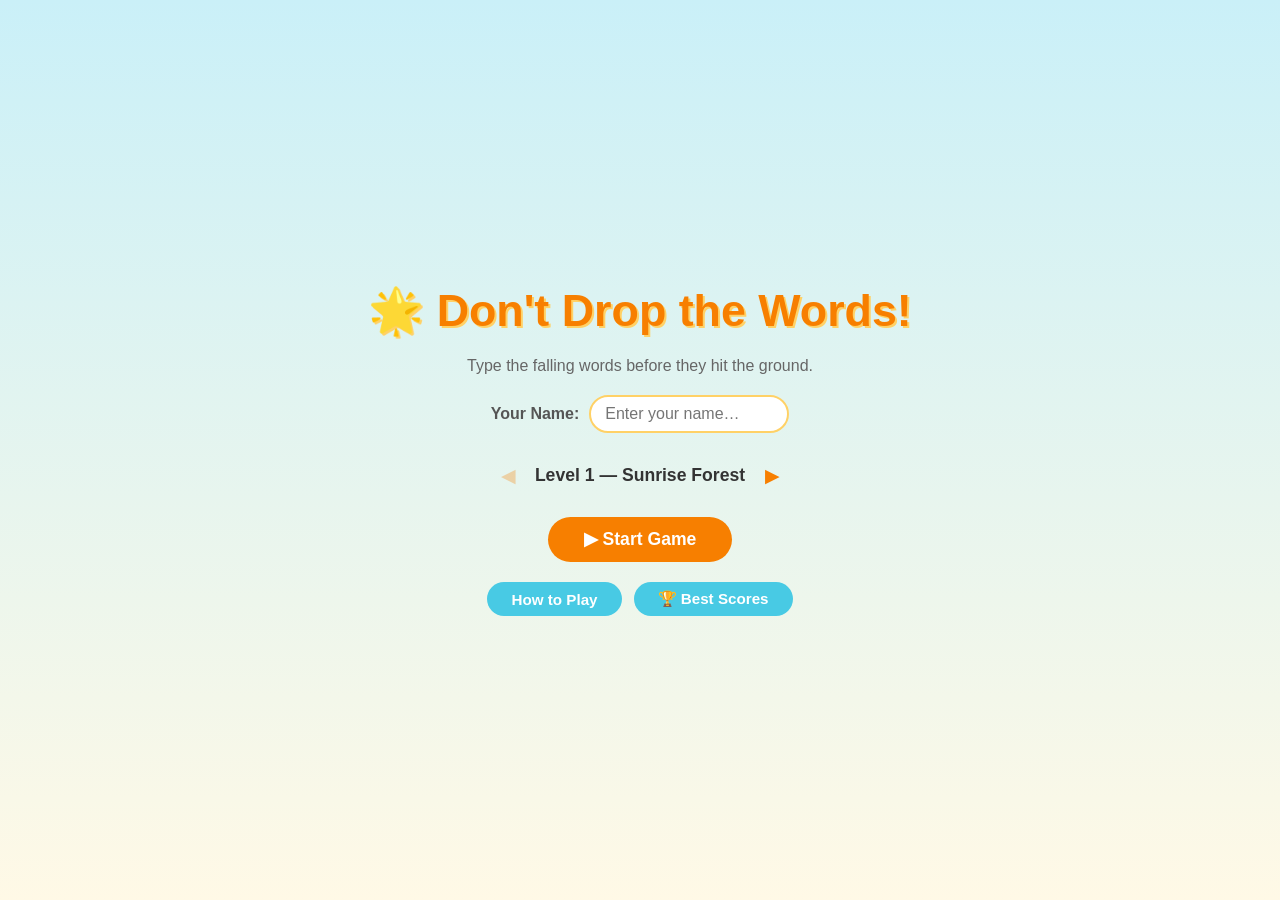
<file: index.html>
<!DOCTYPE html>
<!-- Declares this document as HTML5 -->

<html lang="en">
<!-- Root element of the page; lang="en" helps browsers and accessibility tools -->

<head>
  <meta charset="UTF-8" />
  <!-- Ensures proper text encoding (supports all characters, including emojis) -->

  <meta name="viewport" content="width=device-width, initial-scale=1.0" />
  <!-- Makes the layout responsive on different screen sizes (mobile scaling) -->

  <title>Don't Drop the Words!</title>
  <!-- Title shown in browser tab -->

  <link rel="stylesheet" href="style.css" />
  <!-- Links external CSS file for styling -->
</head>

<body>

  <!-- MENU SCREEN: Initial screen before gameplay -->
  <div id="menu">
    <h1>🌟 Don't Drop the Words!</h1>
    <p>Type the falling words before they hit the ground.</p>

    <!-- PLAYER NAME INPUT -->
    <div class="name-row">
      <label for="player-name">Your Name:</label>
      <!-- Label linked to input for accessibility -->

      <input id="player-name" type="text" maxlength="20"
      placeholder="Enter your name…" autocomplete="off" />
      <!-- Text input field with:
           maxlength = limits input length
           placeholder = hint text
           autocomplete="off" = disables browser suggestions -->
    </div>

    <!-- LEVEL SELECTOR -->
    <div class="level-row">
      <button id="lv-down">◀</button>
      <!-- Decreases level -->

      <div class="level-label-box">
        <span id="lv-display">Level 1 — Easy</span>
        <!-- Displays current level and difficulty -->
      </div>

      <button id="lv-up">▶</button>
      <!-- Increases level -->
    </div>

    <!-- START BUTTON -->
    <button class="btn" id="btn-start">▶ Start Game</button>

    <!-- MENU FOOTER BUTTONS -->
    <div class="menu-bottom-btns">
      <button class="btn btn-sm" id="btn-how">How to Play</button>
      <!-- Opens instructions modal -->

      <button class="btn btn-sm" id="btn-scores">🏆 Best Scores</button>
      <!-- Opens leaderboard modal -->
    </div>
  </div>

  <!-- BEST SCORES MODAL (hidden overlay) -->
  <div class="overlay" id="modal-scores">
    <!-- overlay = full-screen darkened background -->

    <div class="modal">
      <!-- modal = centered popup box -->

      <button class="modal-close" id="close-scores">✕</button>
      <!-- Close button -->

      <h2>🏆 Best Scores</h2>

      <div id="scores-list"></div>
      <!-- Scores dynamically inserted here via JavaScript -->

      <button class="btn btn-sm" id="btn-clear-scores" style="margin-top:16px;">
        Clear Scores
      </button>
      <!-- Clears localStorage scores -->
    </div>
  </div>

  <!-- HOW TO PLAY MODAL -->
  <div class="overlay" id="modal-how">
  <div class="modal">

    <button class="modal-close" id="close-how">✕</button>

    <h2>How to Play 🎮</h2>

    <ul>
      <li>Words fall from the sky.</li>
      <li>Type a word and press <strong>Enter</strong> or <strong>Space</strong> to destroy it.</li>
      <li>You have <strong>3 lives ❤️</strong>. Lose one when a word hits the ground.</li>
      <li>Longer words give more <strong>XP</strong>! ⚡</li>
      <li>Earn an additional 200 XP per level to <strong>level up</strong> — words get faster! 🚀</li>
      <li>Red glow means a word is about to fall! ⚠️</li>
      <li>✨ <strong>Powerup bubbles</strong> appear during the game — type them for special effects:</li>
      <li>&nbsp;&nbsp;💛 <strong>Extra life</strong> — type words like <em>life, heart, revive</em> for +1 life (up to 5)</li>
      <li>&nbsp;&nbsp;🧹 <strong>Clear</strong> — type words like <em>clear, purge, obliterate</em> to wipe all words</li>
      <li>&nbsp;&nbsp;🐢 <strong>Slow time</strong> — type words like <em>slow, freeze, stasis</em> to slow falling words</li>
      <li>&nbsp;&nbsp;⏳ <strong>Slow spawn</strong> — type words like <em>reduce, limit, suppress</em> to slow new words appearing</li>
    </ul>

  </div>
</div>

  <!-- GAME SCREEN (hidden until Start is pressed) -->
  <div id="game">

    <!-- HUD (Heads-Up Display) -->
    <div id="hud">
      <div id="hud-lives">❤️❤️❤️</div>
      <!-- Displays remaining lives -->

      <div id="hud-level">Level 1</div>
      <!-- Displays current level -->

      <div id="hud-xp">0 xp</div>
      <!-- Displays current XP -->

      <button class="hud-btn" id="btn-pause">⏸ Pause</button>
      <!-- Pauses the game -->

      <button class="hud-btn" id="btn-quit">✕ Quit</button>
      <!-- Returns to menu -->
    </div>

    <!-- MAIN GAME AREA -->
    <div id="arena">
      <!-- This is where words fall -->

      <!-- PAUSE OVERLAY -->
      <div id="pause-screen">
        <!-- Covers arena when paused -->

        <div class="pause-box">
          <div style="font-size:2rem;">⏸ Paused</div>
          <button class="btn" id="btn-resume">▶ Resume</button>
          <!-- Resumes gameplay -->
        </div>
      </div>

      <!-- LEVEL UP BANNER -->
      <div id="levelup-banner">
        <div>⬆️ Level Up!</div>
        <!-- Shown briefly when leveling up -->
      </div>

      <!-- GAME OVER SCREEN -->
      <div id="gameover">
        <div class="go-box">
          <h2>Game Over!</h2>

          <p id="final-score">You scored 0 xp</p>
          <!-- Final XP inserted dynamically -->

          <div class="go-btns">
            <button class="btn btn-sm" id="btn-retry">Retry</button>
            <!-- Restart game -->

            <button class="btn btn-sm" id="btn-menu">Menu</button>
            <!-- Return to main menu -->
          </div>
        </div>
      </div>

      <!-- SCREEN FLASH EFFECT -->
      <div id="flash"></div>
      <!-- Used for red flash when losing a life -->

	  <!-- GROUND STRIP -->
      <div id="ground"></div>
	  
      <!-- INPUT AREA -->
      <div id="input-area">
        <input id="word-input" type="text"
        autocomplete="off" spellcheck="false"
        placeholder="type a word…" />
        <!-- Main typing input:
             spellcheck off = prevents red underline
             always focused during gameplay -->
      </div>
    </div>
  </div>

  <!-- JAVASCRIPT FILE -->
  <script src="game.js"></script>
  <!-- Handles all game logic -->

</body>
</html>
</file>
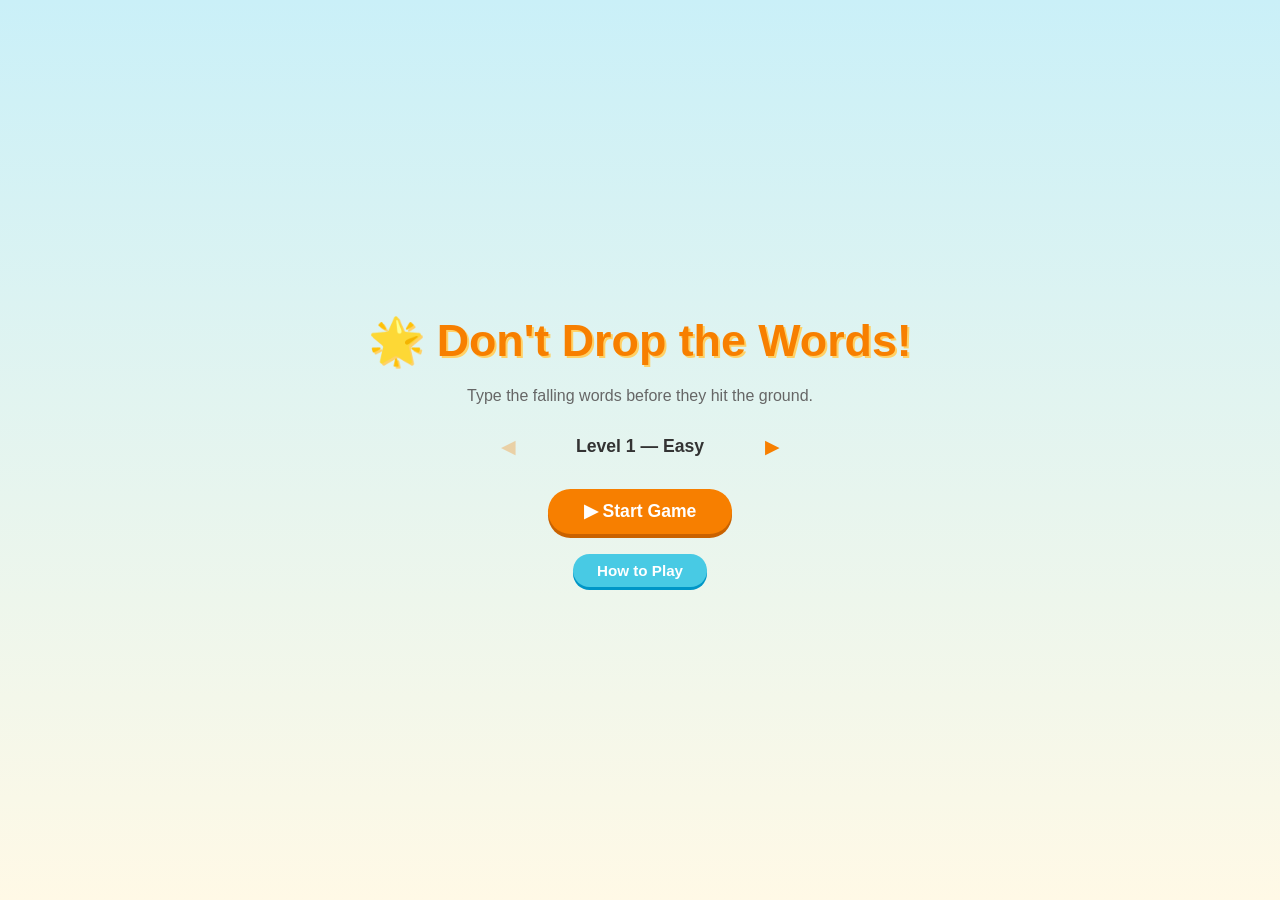
<file: Jay'sfirstwork/index.html>
<!DOCTYPE html>
<html lang="en">
<head>
  <meta charset="UTF-8" />
  <meta name="viewport" content="width=device-width, initial-scale=1.0" />
  <title>Don't Drop the Words!</title>
  <link rel="stylesheet" href="style.css" />
</head>
<body>

  <!-- MENU -->
  <div id="menu">
    <h1>🌟 Don't Drop the Words!</h1>
    <p>Type the falling words before they hit the ground.</p>

    <div class="level-row">
      <button id="lv-down">◀</button>
      <div class="level-label-box">
        <span id="lv-display">Level 1 — Easy</span>
      </div>
      <button id="lv-up">▶</button>
    </div>

    <button class="btn" id="btn-start">▶ Start Game</button>
    <button class="btn btn-sm" id="btn-how">How to Play</button>
  </div>

  <!-- HOW TO PLAY MODAL -->
  <div class="overlay" id="modal-how">
    <div class="modal">
      <button class="modal-close" id="close-how">✕</button>
      <h2>How to Play 🎮</h2>
      <ul>
        <li>Words fall from the sky.</li>
        <li>Type a word and press <strong>Enter</strong> or <strong>Space</strong> to destroy it.</li>
        <li>You have <strong>3 lives ❤️</strong>. Lose one when a word hits the ground.</li>
        <li>Type words early for a bigger <strong>XP bonus</strong>! ⚡</li>
        <li>Earn XP to <strong>level up</strong> — words get faster! 🚀</li>
        <li>Red glow means a word is about to fall! ⚠️</li>
      </ul>
    </div>
  </div>

  <!-- GAME -->
  <div id="game">
    <div id="hud">
      <div id="hud-lives">❤️❤️❤️</div>
      <div id="hud-level">Level 1</div>
      <div id="hud-xp">0 xp</div>
    </div>

    <div id="arena">
      <div id="levelup-banner"><div>⬆️ Level Up!</div></div>

      <div id="gameover">
        <div class="go-box">
          <h2>Game Over!</h2>
          <p id="final-score">You scored 0 xp</p>
          <div class="go-btns">
            <button class="btn btn-sm" id="btn-retry">Retry</button>
            <button class="btn btn-sm" id="btn-menu">Menu</button>
          </div>
        </div>
      </div>

      <div id="flash"></div>

      <div id="input-area">
        <input id="word-input" type="text" autocomplete="off" spellcheck="false" placeholder="type a word…" />
      </div>
    </div>
  </div>

  <script src="game.js"></script>
</body>
</html>
</file>
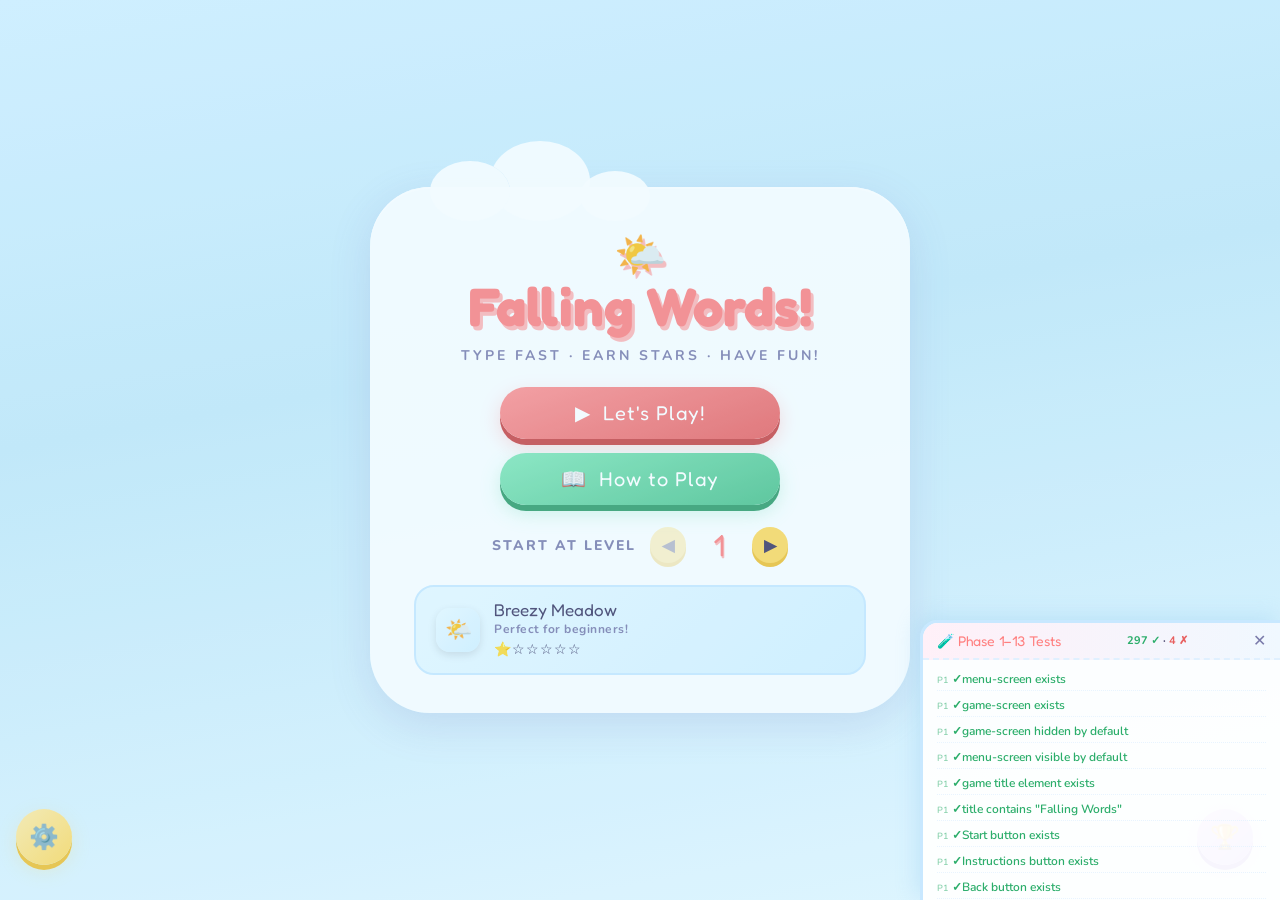
<file: noahadvancedwork/index.html>
<!DOCTYPE html>
<html lang="en">
<head>
  <meta charset="UTF-8"/>
  <meta name="viewport" content="width=device-width, initial-scale=1.0"/>
  <title>Falling Words 🌈</title>
  <link rel="preconnect" href="https://fonts.googleapis.com">
  <link href="https://fonts.googleapis.com/css2?family=Fredoka+One&family=Nunito:wght@400;600;700;800&display=swap" rel="stylesheet">
  <style>
    :root {
      --sky:        #c9eeff;
      --white:      #ffffff;
      --coral:      #ff7f7f;
      --coral-dark: #e86060;
      --mint:       #6ddba8;
      --mint-dark:  #4bbf8a;
      --sun:        #ffd85c;
      --sun-dark:   #f0be30;
      --lilac:      #c9aaff;
      --lilac-dark: #a980f5;
      --text:       #3a3560;
      --text-soft:  #7a7aaa;
      --white-card: #ffffffee;
      --shadow:     rgba(100,100,180,0.18);
      --font-title: 'Fredoka One', cursive;
      --font-body:  'Nunito', sans-serif;
    }

    *, *::before, *::after { box-sizing: border-box; margin: 0; padding: 0; }
    html, body {
      width: 100%; height: 100%;
      font-family: var(--font-body);
      color: var(--text);
      overflow: hidden;
    }

    /* Floating bg decorations */
    .bg-deco {
      position: fixed; pointer-events: none; z-index: 0;
      font-size: 22px; user-select: none;
      animation: floatDrift linear infinite;
    }
    @keyframes floatDrift {
      0%,100% { transform: translateY(0)    rotate(0deg);  opacity:.55; }
      50%     { transform: translateY(-18px) rotate(12deg); opacity:.85; }
    }

    .screen {
      position: fixed; inset: 0;
      display: flex; flex-direction: column;
      align-items: center; justify-content: center;
    }
    .screen.hidden { display: none; }

    /* ── MENU ─────────────────────────────────────── */
    #menu-screen {
      background: linear-gradient(170deg, #d4f0ff 0%, #c3e8f8 40%, #e8f8ff 100%);
    }

    .menu-cloud {
      position: relative; z-index: 1;
      background: var(--white-card);
      border-radius: 60px;
      width: min(540px, 92vw);
      padding: 44px 44px 38px;
      display: flex; flex-direction: column; align-items: center; gap: 22px;
      box-shadow: 0 12px 40px var(--shadow), 0 2px 0 #fff inset;
    }
    .menu-cloud::before {
      content:''; position:absolute; top:-26px; left:60px;
      width:80px; height:60px;
      background: var(--white-card); border-radius:50%;
      box-shadow: 70px -10px 0 10px var(--white-card), 145px 5px 0 -5px var(--white-card);
    }

    .game-title {
      font-family: var(--font-title);
      font-size: clamp(34px, 7vw, 54px);
      color: var(--coral);
      text-align: center; line-height: 1.1;
      filter: drop-shadow(3px 4px 0 #ffb3b3);
      animation: titleBounce 2.4s ease-in-out infinite;
    }
    @keyframes titleBounce {
      0%,100%{ transform:translateY(0);    }
      40%    { transform:translateY(-7px); }
      60%    { transform:translateY(-3px); }
    }
    .title-emoji {
      display:block; font-size: clamp(28px,5vw,42px); filter:none;
      animation: spinWiggle 3s ease-in-out infinite;
    }
    @keyframes spinWiggle {
      0%,100%{ transform:rotate(-8deg) scale(1);    }
      50%    { transform:rotate(8deg)  scale(1.15); }
    }
    .title-tagline {
      font-size:14px; font-weight:700; color:var(--text-soft);
      letter-spacing:3px; text-transform:uppercase; margin-top:-12px;
    }

    .menu-btn {
      font-family: var(--font-title); font-size:20px;
      letter-spacing:1px; padding:14px 0;
      width:100%; max-width:280px;
      border:none; border-radius:50px;
      cursor:pointer;
      transition: transform .12s, box-shadow .12s, filter .12s;
    }
    .menu-btn:focus-visible { outline:4px solid var(--sun); outline-offset:3px; }
    .menu-btn:active { transform:translateY(3px) scale(0.97)!important; box-shadow:none!important; }

    #btn-start {
      background: linear-gradient(160deg,#ff9090,var(--coral-dark));
      color:#fff; box-shadow:0 6px 0 #c94040, 0 8px 20px #ff7f7f55;
    }
    #btn-start:hover {
      transform:translateY(-3px) scale(1.03);
      box-shadow:0 9px 0 #c94040, 0 12px 28px #ff7f7f66; filter:brightness(1.07);
    }
    #btn-instructions {
      background: linear-gradient(160deg,#82e6b8,var(--mint-dark));
      color:#fff; box-shadow:0 6px 0 #2e9967, 0 8px 20px #6ddba855;
    }
    #btn-instructions:hover {
      transform:translateY(-3px) scale(1.03);
      box-shadow:0 9px 0 #2e9967, 0 12px 28px #6ddba866; filter:brightness(1.07);
    }

    .level-row { display:flex; align-items:center; gap:14px; }
    .level-lbl { font-size:14px; font-weight:800; color:var(--text-soft); letter-spacing:2px; text-transform:uppercase; }
    .level-arrow {
      width:36px; height:36px;
      background:var(--sun); border:none; border-radius:50%;
      font-size:16px; font-weight:800; color:var(--text);
      cursor:pointer; box-shadow:0 4px 0 var(--sun-dark);
      transition: transform .1s, box-shadow .1s;
      display:flex; align-items:center; justify-content:center;
    }
    .level-arrow:hover  { transform:translateY(-2px); box-shadow:0 6px 0 var(--sun-dark); }
    .level-arrow:active { transform:translateY(2px);  box-shadow:0 2px 0 var(--sun-dark); }
    .level-arrow:disabled { opacity:.35; cursor:default; transform:none; }
    .level-arrow:focus-visible { outline:3px solid var(--coral); outline-offset:2px; }
    #level-display {
      font-family:var(--font-title); font-size:30px; color:var(--coral);
      min-width:38px; text-align:center; filter:drop-shadow(1px 2px 0 #ffb3b3);
    }

    /* ── PHASE 2: Entrance animations ────────────────
       Each menu child animates in with a staggered delay.
       .menu-ready is added to .menu-cloud by JS on load.   */
    .menu-cloud > * {
      opacity: 0;
      transform: translateY(24px);
      transition: opacity .45s ease, transform .45s cubic-bezier(.34,1.38,.64,1);
    }
    .menu-cloud.menu-ready > *:nth-child(1) { transition-delay: .05s; }
    .menu-cloud.menu-ready > *:nth-child(2) { transition-delay: .15s; }
    .menu-cloud.menu-ready > *:nth-child(3) { transition-delay: .27s; }
    .menu-cloud.menu-ready > *:nth-child(4) { transition-delay: .38s; }
    .menu-cloud.menu-ready > *:nth-child(5) { transition-delay: .48s; }
    .menu-cloud.menu-ready > * {
      opacity: 1;
      transform: translateY(0);
    }

    /* ── PHASE 2: Level number pop on change ─────── */
    @keyframes levelPop {
      0%   { transform: scale(1);    }
      40%  { transform: scale(1.45) rotate(-6deg); }
      70%  { transform: scale(0.92) rotate(3deg);  }
      100% { transform: scale(1);    }
    }
    #level-display.popping { animation: levelPop .35s cubic-bezier(.34,1.56,.64,1); }

    /* ── PHASE 2: Level info card ─────────────────── */
    #level-info-card {
      width: 100%;
      background: linear-gradient(135deg, var(--level-color-a, #e8f8ff), var(--level-color-b, #d4f0ff));
      border-radius: 20px;
      padding: 14px 20px;
      display: flex; align-items: center; gap: 14px;
      transition: background .4s ease;
      border: 2px solid var(--level-border, #c8e8ff);
    }
    .level-swatch {
      width: 44px; height: 44px; border-radius: 14px; flex-shrink: 0;
      background: linear-gradient(135deg, var(--level-color-a, #b8e4ff), var(--level-color-b, #c3e8f8));
      box-shadow: 0 3px 8px rgba(0,0,0,.12);
      display: flex; align-items: center; justify-content: center;
      font-size: 22px;
      transition: background .4s ease;
    }
    .level-info-text { display: flex; flex-direction: column; gap: 3px; flex: 1; }
    .level-name {
      font-family: var(--font-title); font-size: 17px;
      color: var(--text); line-height: 1;
    }
    .level-desc {
      font-size: 12px; font-weight: 700;
      color: var(--text-soft); letter-spacing: .5px;
    }
    .level-stars { font-size: 14px; letter-spacing: 1px; }

    /* ── PHASE 2: Background tint overlay ────────── */
    #menu-bg-tint {
      position: fixed; inset: 0; pointer-events: none; z-index: 0;
      background: var(--tint-color, transparent);
      transition: background .6s ease;
    }

    /* ── PHASE 2: Corner icons with labels ───────── */
    .corner-wrap {
      position: fixed; bottom: 16px;
      display: flex; flex-direction: column; align-items: center; gap: 5px;
      z-index: 2;
    }
    #wrap-settings { left: 16px; }
    #wrap-scores   { right: 16px; }

    .corner-icon {
      width:56px; height:56px;
      border:none; border-radius:50%; font-size:24px;
      cursor:pointer; transition: transform .12s, box-shadow .12s;
      display:flex; align-items:center; justify-content:center;
    }
    .corner-icon:focus-visible { outline:3px solid var(--coral); outline-offset:3px; }
    .corner-icon:hover  { transform:scale(1.15) rotate(-8deg); }
    .corner-icon:active { transform:scale(0.92); }
    #icon-settings {
      background:linear-gradient(135deg,#ffeaa7,var(--sun));
      box-shadow:0 5px 0 var(--sun-dark), 0 6px 18px #ffd85c44;
    }
    #icon-scores {
      background:linear-gradient(135deg,#d6b3ff,var(--lilac-dark));
      box-shadow:0 5px 0 #8050d0, 0 6px 18px #c9aaff44;
    }
    .corner-label {
      font-size: 10px; font-weight: 800;
      color: var(--text-soft); letter-spacing: 1px;
      text-transform: uppercase;
      opacity: 0; transform: translateY(-4px);
      transition: opacity .15s, transform .15s;
      white-space: nowrap;
      pointer-events: none;
    }
    .corner-wrap:hover .corner-label {
      opacity: 1; transform: translateY(0);
    }

    /* ── PHASE 4: GAME SCREEN ─────────────────────────
       The screen itself is a flex column that fills the
       viewport. game-area takes all remaining height.       */
    #game-screen {
      justify-content: flex-start;
      align-items: stretch;
      /* Phase 8: background swaps smoothly between levels */
      transition: background 1.5s ease;
      background: linear-gradient(180deg, #b8e4ff 0%, #cceeff 55%, #d8f5c8 100%);
    }

    /* ── PHASE 11: PER-LEVEL BACKGROUND THEMES ────────
       Applied via data-level attribute on #game-screen.
       Each level has its own sky-to-ground gradient with thematic styling.
       
       Level 1: Daytime forest — blue sky, green trees
       Level 2: Sunset forest — orange and pink sky
       Level 3: Night forest — dark sky, stars, moon
       Level 4: Snowy landscape — white ground, grey sky
       Level 5: Desert — sandy dunes, hot orange sky
       Level 6: Space — black sky, stars, nebula colors      */
    
    #game-screen {
      transition: background 1.5s ease;
    }
    
    #game-screen[data-level="1"] {
      background: linear-gradient(180deg, #b8e4ff 0%, #cceeff 55%, #d8f5c8 100%);
    }
    #game-screen[data-level="2"] {
      background: linear-gradient(180deg, #ffe8b0 0%, #ffb870 45%, #d8e8a0 100%);
    }
    #game-screen[data-level="3"] {
      background: linear-gradient(180deg, #7060a8 0%, #4a3880 45%, #2e5048 100%);
    }
    #game-screen[data-level="4"] {
      background: linear-gradient(180deg, #1a2050 0%, #2a3070 45%, #d8eeff 100%);
    }
    #game-screen[data-level="5"] {
      background: linear-gradient(180deg, #d0b880 0%, #e8c870 45%, #e8e0d0 100%);
    }
    #game-screen[data-level="6"] {
      background: linear-gradient(180deg, #080820 0%, #100830 50%, #180a40 100%);
    }

    /* Per-level game-area sky */
    #game-screen[data-level="1"] #game-area {
      background: linear-gradient(180deg, #a8d8f8 0%, #c2e8f8 40%, #d8f0ff 70%, #e8f8e0 100%);
    }
    #game-screen[data-level="2"] #game-area {
      background: linear-gradient(180deg, #ff9040 0%, #ffb860 35%, #ffd890 65%, #e8e0a0 100%);
    }
    #game-screen[data-level="3"] #game-area {
      background: linear-gradient(180deg, #4a3878 0%, #604890 40%, #403860 70%, #304838 100%);
    }
    #game-screen[data-level="4"] #game-area {
      background: linear-gradient(180deg, #101840 0%, #182060 40%, #202870 70%, #c8e0ff 100%);
    }
    #game-screen[data-level="5"] #game-area {
      background: linear-gradient(180deg, #c8a860 0%, #e0c070 35%, #f0d898 65%, #f8eed8 100%);
    }
    #game-screen[data-level="6"] #game-area {
      background: linear-gradient(180deg, #040414 0%, #080820 40%, #0c0c28 70%, #101030 100%);
    }

    /* Per-level ground color */
    #game-screen[data-level="1"] #game-ground { background: linear-gradient(180deg,#a8d878 0%,#88c050 100%); box-shadow: 0 -3px 0 #c8e890; }
    #game-screen[data-level="2"] #game-ground { background: linear-gradient(180deg,#c8b040 0%,#a89028 100%); box-shadow: 0 -3px 0 #e8c860; }
    #game-screen[data-level="3"] #game-ground { background: linear-gradient(180deg,#304838 0%,#203028 100%); box-shadow: 0 -3px 0 #406048; }
    #game-screen[data-level="4"] #game-ground { background: linear-gradient(180deg,#d8eeff 0%,#a8c8f0 100%); box-shadow: 0 -3px 0 #e8f4ff; }
    #game-screen[data-level="5"] #game-ground { background: linear-gradient(180deg,#d8c090 0%,#b8a060 100%); box-shadow: 0 -3px 0 #e8d0a0; }
    #game-screen[data-level="6"] #game-ground { background: linear-gradient(180deg,#181830 0%,#101020 100%); box-shadow: 0 -3px 0 #201828; }

    /* Level 6 stars (pseudo sparkle overlay in the sky area) */
    #game-screen[data-level="6"] #game-area::before {
      background:
        radial-gradient(circle 1.5px at 12% 18%, #fff 100%, transparent 100%),
        radial-gradient(circle 1px  at 25% 8%,  #fff 100%, transparent 100%),
        radial-gradient(circle 2px  at 38% 22%, #ffffffcc 100%, transparent 100%),
        radial-gradient(circle 1px  at 52% 5%,  #fff 100%, transparent 100%),
        radial-gradient(circle 1.5px at 65% 15%, #fff 100%, transparent 100%),
        radial-gradient(circle 1px  at 78% 28%, #ffffffcc 100%, transparent 100%),
        radial-gradient(circle 2px  at 88% 10%, #fff 100%, transparent 100%),
        radial-gradient(circle 1px  at 95% 32%, #fff 100%, transparent 100%),
        radial-gradient(circle 1px  at 6%  42%, #ffffffaa 100%, transparent 100%),
        radial-gradient(circle 1.5px at 45% 35%, #fff 100%, transparent 100%);
      animation: none; /* no drift for stars */
      width: 100%; height: 50%; top: 0; left: 0;
    }
    #game-screen[data-level="6"] #game-area::after { opacity: 0; }

    /* ── PHASE 11: DARK-LEVEL TEXT ADJUSTMENTS ────────
       Adjust HUD and text colors for readability on dark backgrounds
       (Levels 3, 4, 6) */
    
    /* Level 3 (Night Forest) — lighter text for dark background */
    #game-screen[data-level="3"] #hud {
      background: rgba(50, 40, 70, 0.95);
      border-top-color: #7080b8;
      box-shadow: 0 -6px 24px rgba(0, 0, 0, 0.4);
    }
    #game-screen[data-level="3"] #hud-level-num {
      color: #ffd08a;
    }
    #game-screen[data-level="3"] #hud-level-name {
      color: #c8b8e0;
    }
    #game-screen[data-level="3"] #word-input {
      background: rgba(200, 180, 230, 0.3);
      border-color: #8878c8;
      color: #f0e8ff;
    }
    #game-screen[data-level="3"] #word-input:focus {
      background: rgba(200, 180, 230, 0.5);
      border-color: #ffd08a;
    }
    #game-screen[data-level="3"] #word-input::placeholder {
      color: #9888b8;
    }
    #game-screen[data-level="3"] #xp-display {
      color: #90ffcc;
    }
    #game-screen[data-level="3"] #xp-bar-wrap {
      background: rgba(100, 80, 140, 0.4);
    }
    
    /* Level 4 (Snowy Landscape) — dark text on light background */
    #game-screen[data-level="4"] #hud {
      background: rgba(220, 235, 255, 0.98);
      border-top-color: #a8c8e8;
      box-shadow: 0 -6px 24px rgba(0, 0, 0, 0.15);
    }
    #game-screen[data-level="4"] #hud-level-num {
      color: #0a3a80;
    }
    #game-screen[data-level="4"] #hud-level-name {
      color: #2a5a9a;
    }
    #game-screen[data-level="4"] #word-input {
      background: rgba(200, 220, 240, 0.8);
      border-color: #6aa0d8;
      color: #0a2a60;
    }
    #game-screen[data-level="4"] #word-input:focus {
      background: rgba(230, 240, 255, 0.95);
      border-color: #0a3a80;
    }
    #game-screen[data-level="4"] #word-input::placeholder {
      color: #4a7ab0;
    }
    #game-screen[data-level="4"] #xp-display {
      color: #2a6a9a;
    }
    #game-screen[data-level="4"] #xp-bar-wrap {
      background: rgba(150, 190, 230, 0.3);
    }
    
    /* Level 6 (Space) — bright text on dark background */
    #game-screen[data-level="6"] #hud {
      background: rgba(20, 15, 50, 0.96);
      border-top-color: #5050a0;
      box-shadow: 0 -6px 24px rgba(0, 0, 0, 0.6);
    }
    #game-screen[data-level="6"] #hud-level-num {
      color: #ffaa60;
    }
    #game-screen[data-level="6"] #hud-level-name {
      color: #d0a0ff;
    }
    #game-screen[data-level="6"] #word-input {
      background: rgba(100, 80, 160, 0.4);
      border-color: #7060c0;
      color: #f0e8ff;
    }
    #game-screen[data-level="6"] #word-input:focus {
      background: rgba(120, 100, 180, 0.6);
      border-color: #ffaa60;
    }
    #game-screen[data-level="6"] #word-input::placeholder {
      color: #9080c8;
    }
    #game-screen[data-level="6"] #xp-display {
      color: #80ffcc;
    }
    #game-screen[data-level="6"] #xp-bar-wrap {
      background: rgba(80, 60, 140, 0.4);
    }

    /* Dark-level falling word style adjustments */
    #game-screen[data-level="3"] .falling-word,
    #game-screen[data-level="4"] .falling-word,
    #game-screen[data-level="6"] .falling-word {
      background: rgba(255,255,255,.12);
      border-color: rgba(255,255,255,.30);
      color: #e8e8ff;
      box-shadow: 0 4px 16px rgba(0,0,0,.40), 0 1px 0 rgba(255,255,255,.15) inset;
    }
    #game-screen[data-level="3"] .falling-word.near-danger,
    #game-screen[data-level="4"] .falling-word.near-danger,
    #game-screen[data-level="6"] .falling-word.near-danger {
      border-color: #ff7060;
      color: #ffb0a0;
    }

    /* ── PHASE 8: LEVEL-UP BANNER ─────────────────────
       Positioned over the game area; does NOT block play. */
    #levelup-banner {
      position: absolute;
      inset: 0; z-index: 25;
      display: flex; flex-direction: column;
      align-items: center; justify-content: center;
      pointer-events: none;
      gap: 10px;
    }
    #levelup-banner.hidden { display: none; }

    .levelup-bubble {
      background: linear-gradient(135deg, #fff8e8, #fffbe8);
      border: 3px solid var(--sun);
      border-radius: 32px;
      padding: 20px 44px;
      display: flex; flex-direction: column; align-items: center; gap: 6px;
      box-shadow: 0 12px 40px rgba(220,160,0,.30), 0 2px 0 #fff inset;
      animation: bannerIn .45s cubic-bezier(.34,1.56,.64,1) forwards;
    }
    @keyframes bannerIn {
      from { transform: scale(.5) translateY(-30px); opacity: 0; }
      to   { transform: scale(1)  translateY(0);     opacity: 1; }
    }
    .levelup-bubble.out {
      animation: bannerOut .4s ease forwards;
    }
    @keyframes bannerOut {
      from { transform: scale(1)    translateY(0);    opacity: 1; }
      to   { transform: scale(1.12) translateY(-20px); opacity: 0; }
    }

    .levelup-emoji  {
      font-size: 44px;
      animation: bannerSpin .6s cubic-bezier(.34,1.56,.64,1);
    }
    @keyframes bannerSpin {
      from { transform: rotate(-25deg) scale(.6); }
      to   { transform: rotate(5deg)   scale(1);  }
    }
    .levelup-title {
      font-family: var(--font-title); font-size: clamp(26px,5vw,38px);
      color: var(--sun-dark); line-height: 1;
      filter: drop-shadow(2px 3px 0 #d4a800);
    }
    .levelup-name {
      font-family: var(--font-title); font-size: clamp(14px,2.5vw,18px);
      color: var(--text-soft); letter-spacing: 1px;
    }
    .levelup-stars { font-size: 18px; letter-spacing: 3px; }

    /* ── PHASE 4: GAME AREA ──────────────────────────
       Fills all space above the HUD. Per-level backgrounds
       are applied via #game-screen[data-level] above.      */
    #game-area {
      position: relative;
      width: 100%;
      flex: 1;
      overflow: hidden;
      /* Default (Level 1) sky — overridden by data-level selectors */
      background: linear-gradient(180deg, #a8d8f8 0%, #c2e8f8 40%, #d8f0ff 70%, #e8f8e0 100%);
      transition: background 1.5s ease;
    }
    #game-area::before {
      content: '';
      position: absolute;
      top: 8%; left: -20%;
      width: 140%; height: 30%;
      background:
        radial-gradient(ellipse 120px 50px at 15% 40%, #ffffffcc 0%, transparent 70%),
        radial-gradient(ellipse 90px 40px  at 38% 25%, #ffffff99 0%, transparent 70%),
        radial-gradient(ellipse 150px 55px at 62% 55%, #ffffffbb 0%, transparent 70%),
        radial-gradient(ellipse 80px 35px  at 82% 35%, #ffffff88 0%, transparent 70%);
      animation: cloudDrift1 28s linear infinite;
      pointer-events: none; z-index: 1;
    }
    @keyframes cloudDrift1 {
      from { transform: translateX(0);   }
      to   { transform: translateX(18%); }
    }

    /* Drifting cloud layer 2 (slower, higher) */
    #game-area::after {
      content: '';
      position: absolute;
      top: 2%; left: -30%;
      width: 160%; height: 20%;
      background:
        radial-gradient(ellipse 100px 40px at 22% 50%, #ffffff88 0%, transparent 70%),
        radial-gradient(ellipse 130px 45px at 55% 30%, #ffffffaa 0%, transparent 70%),
        radial-gradient(ellipse 70px 30px  at 78% 60%, #ffffff77 0%, transparent 70%);
      animation: cloudDrift2 40s linear infinite;
      pointer-events: none; z-index: 1;
    }
    @keyframes cloudDrift2 {
      from { transform: translateX(0);    }
      to   { transform: translateX(-15%); }
    }

    /* Ground strip at bottom */
    #game-ground {
      position: absolute;
      bottom: 0; left: 0; right: 0;
      height: 52px;
      background: linear-gradient(180deg, #a8d878 0%, #88c050 100%);
      z-index: 3;
      box-shadow: 0 -3px 0 #c8e890;
    }
    /* Ground highlight stripe */
    #game-ground::before {
      content: '';
      position: absolute;
      top: 0; left: 0; right: 0;
      height: 8px;
      background: linear-gradient(90deg,
        transparent 0%, #b8e878 20%, transparent 40%,
        #b8e878 60%, transparent 80%, #b8e878 100%
      );
      opacity: .6;
    }

    /* Tree silhouettes on ground */
    #game-trees {
      position: absolute;
      bottom: 48px; left: 0; right: 0;
      height: 80px;
      z-index: 3;
      pointer-events: none;
    }
    .game-tree {
      position: absolute;
      bottom: 0;
      display: flex;
      flex-direction: column;
      align-items: center;
    }
    .game-tree .trunk {
      width: 9px;
      background: linear-gradient(180deg, #8b5e3c, #6b3e1c);
      border-radius: 3px 3px 0 0;
    }
    .game-tree .canopy {
      border-radius: 50% 50% 40% 40%;
      box-shadow: 0 4px 0 rgba(0,0,0,.08);
    }
    /* tree size variants */
    .game-tree.sm .trunk  { height: 18px; }
    .game-tree.sm .canopy { width: 38px; height: 46px; margin-bottom: -4px; }
    .game-tree.md .trunk  { height: 24px; }
    .game-tree.md .canopy { width: 52px; height: 62px; margin-bottom: -6px; }
    .game-tree.lg .trunk  { height: 30px; }
    .game-tree.lg .canopy { width: 66px; height: 76px; margin-bottom: -8px; }

    /* ── PHASE 4: DANGER ZONE ────────────────────────
       Bottom 22% of game area (above ground) glows red
       when words enter it. Pulsing dashed border at top.  */
    #danger-zone {
      position: absolute;
      bottom: 52px; left: 0; right: 0;
      height: 22%;
      z-index: 2;
      pointer-events: none;
      /* default: subtle warm tint */
      background: linear-gradient(180deg, transparent 0%, rgba(255,120,80,.06) 100%);
      border-top: 2px dashed rgba(255,120,80,.20);
      transition: background .3s, border-color .3s;
    }
    #danger-zone.active {
      background: linear-gradient(180deg, transparent 0%, rgba(255,80,60,.16) 100%);
      border-color: rgba(255,80,60,.55);
      animation: dangerPulse 1s ease-in-out infinite;
    }
    @keyframes dangerPulse {
      0%,100% { border-color: rgba(255,80,60,.35); }
      50%     { border-color: rgba(255,80,60,.80); }
    }
    #danger-label {
      position: absolute;
      top: 4px; right: 8px;
      font-family: var(--font-title);
      font-size: 10px; letter-spacing: 2px;
      color: rgba(220,80,60,.50);
      text-transform: uppercase;
      transition: color .3s;
    }
    #danger-zone.active #danger-label { color: rgba(220,60,40,.80); }

    /* ── PHASE 5: FALLING WORDS ──────────────────────
       Words are absolutely-positioned pill divs inside
       #game-area. z-index 5 puts them above all scenery.  */
    .falling-word {
      position: absolute;
      z-index: 5;
      font-family: var(--font-title);
      font-size: clamp(16px, 2.8vw, 22px);
      color: var(--text);
      background: #ffffffee;
      border: 2.5px solid #c8e8ff;
      border-radius: 50px;
      padding: 6px 18px;
      white-space: nowrap;
      user-select: none;
      pointer-events: none;
      box-shadow: 0 4px 12px rgba(100,160,220,.22), 0 1px 0 #fff inset;
      /* entrance pop */
      animation: wordSpawn .25s cubic-bezier(.34,1.56,.64,1);
      transform-origin: top center;
    }
    @keyframes wordSpawn {
      from { transform: scale(.5) translateY(-10px); opacity: 0; }
      to   { transform: scale(1)  translateY(0);     opacity: 1; }
    }

    /* Near-danger state — word glows red and pulses */
    .falling-word.near-danger {
      border-color: var(--coral);
      color: var(--coral-dark);
      box-shadow: 0 4px 14px rgba(255,100,80,.35), 0 0 0 3px rgba(255,120,80,.15);
      animation: wordDangerPulse .7s ease-in-out infinite;
    }
    @keyframes wordDangerPulse {
      0%,100% { box-shadow: 0 4px 14px rgba(255,100,80,.25), 0 0 0 3px rgba(255,120,80,.10); }
      50%     { box-shadow: 0 4px 18px rgba(255,80,60,.55),  0 0 0 5px rgba(255,80,60,.22); }
    }

    /* Destruction flash — played when word is correctly typed (Phase 6) */
    .falling-word.zapped {
      animation: wordZap .3s ease forwards;
      pointer-events: none;
    }
    @keyframes wordZap {
      0%   { transform: scale(1.2); opacity: 1; filter: brightness(2); }
      100% { transform: scale(2.0); opacity: 0; filter: brightness(3); }
    }

    /* ── PHASE 5: FLASH OVERLAY ───────────────────────
       Full-screen tint that flashes on life-lost (red)
       or word-typed (green). Lives inside #game-area.     */
    #flash-overlay {
      position: absolute; inset: 0; z-index: 10;
      pointer-events: none; border-radius: inherit;
      opacity: 0; transition: opacity .05s;
    }
    #flash-overlay.flash-miss {
      background: rgba(255,80,60,.28);
      animation: flashAnim .45s ease forwards;
    }
    /* Phase 6: green flash on a correct word */
    #flash-overlay.flash-hit {
      background: rgba(80,220,140,.22);
      animation: flashAnim .3s ease forwards;
    }
    @keyframes flashAnim {
      0%   { opacity: 1; }
      100% { opacity: 0; }
    }

    /* ── PHASE 6: FLOATING XP POPUP ──────────────────
       Spawned at the word's position, floats up and fades. */
    .xp-popup {
      position: absolute;
      z-index: 15;
      font-family: var(--font-title);
      font-size: clamp(14px, 2.4vw, 20px);
      color: var(--mint-dark);
      pointer-events: none;
      white-space: nowrap;
      text-shadow: 0 2px 6px rgba(60,180,100,.35);
      animation: xpPopupFloat .95s cubic-bezier(.22,.68,0,1.2) forwards;
      transform-origin: bottom center;
    }
    .xp-popup.big {
      color: var(--sun-dark);
      font-size: clamp(18px, 3vw, 26px);
      text-shadow: 0 2px 8px rgba(220,160,0,.45);
    }
    @keyframes xpPopupFloat {
      0%   { opacity: 1;   transform: translateY(0)    scale(1);    }
      20%  { opacity: 1;   transform: translateY(-14px) scale(1.15); }
      100% { opacity: 0;   transform: translateY(-52px) scale(.85);  }
    }

    /* ── PHASE 6: INPUT SHAKE (no match) ─────────────
       Horizontal shake applied to the input pill.         */
    @keyframes inputShake {
      0%,100% { transform: translateX(0);   }
      15%     { transform: translateX(-7px);}
      35%     { transform: translateX( 6px);}
      55%     { transform: translateX(-5px);}
      75%     { transform: translateX( 4px);}
      90%     { transform: translateX(-2px);}
    }
    #word-input.shake {
      animation: inputShake .38s ease;
      border-color: var(--coral) !important;
      box-shadow: 0 0 0 4px rgba(255,100,80,.20) !important;
    }

    /* ── PHASE 5: GAME OVER MODAL ─────────────────── */
    .game-over-score {
      font-family: var(--font-title);
      font-size: 42px;
      color: var(--coral);
      text-align: center;
      display: block;
      margin: 4px 0 16px;
      filter: drop-shadow(2px 3px 0 #ffb3b3);
    }
    .game-over-label {
      font-size: 12px; font-weight: 800;
      color: var(--text-soft); letter-spacing: 3px;
      text-transform: uppercase; text-align: center;
      display: block; margin-bottom: 20px;
    }
    .game-over-btns {
      display: flex; flex-direction: column; gap: 12px;
    }
    .game-over-btn {
      font-family: var(--font-title); font-size: 18px;
      border: none; border-radius: 50px; padding: 13px;
      cursor: pointer; width: 100%;
      transition: transform .1s, box-shadow .1s, filter .1s;
    }
    .game-over-btn:active  { transform: translateY(2px)!important; box-shadow:none!important; }
    .game-over-btn:focus-visible { outline: 3px solid var(--sun); }
    #btn-play-again {
      background: linear-gradient(160deg,#ff9090,var(--coral-dark));
      color:#fff; box-shadow:0 5px 0 #c94040;
    }
    #btn-play-again:hover { transform:translateY(-2px); filter:brightness(1.07); box-shadow:0 8px 0 #c94040; }
    #btn-go-menu {
      background: linear-gradient(160deg,#c8e8ff,#a0c8f0);
      color:var(--text); box-shadow:0 5px 0 #78a8d0;
    }
    #btn-go-menu:hover { transform:translateY(-2px); filter:brightness(1.07); box-shadow:0 8px 0 #78a8d0; }

    /* Hide placeholder once game is running */
    #game-area.game-running #game-area-placeholder { display: none; }

    /* Placeholder shown before Phase 5 adds real words */
    #game-area-placeholder {
      position: absolute; inset: 0;
      display: flex; align-items: center; justify-content: center;
      flex-direction: column; gap: 10px;
      pointer-events: none;
      z-index: 4;
    }
    #game-area-placeholder span {
      font-family: var(--font-title); font-size: clamp(13px,2.5vw,17px);
      color: #7ab8d8; letter-spacing: 1px;
    }
    #game-area-placeholder .ph-emoji {
      font-size: 48px; animation: floatDrift 2.5s ease-in-out infinite;
    }

    /* ── PHASE 4: HUD ────────────────────────────────
       Three clear zones: lives | level+XP-bar | input + XP
       XP progress bar runs across the very top of the HUD.  */
    #hud {
      width: 100%;
      background: var(--white-card);
      border-radius: 28px 28px 0 0;
      flex-shrink: 0;
      display: flex;
      flex-direction: column;
      box-shadow: 0 -6px 24px rgba(120,190,240,.22);
      border-top: 3px solid #d4eeff;
    }

    /* XP progress bar — thin strip at very top of HUD */
    #xp-bar-wrap {
      width: 100%;
      height: 6px;
      background: #e8f4ff;
      border-radius: 28px 28px 0 0;
      overflow: hidden;
      flex-shrink: 0;
    }
    #xp-bar {
      height: 100%;
      width: 0%;
      background: linear-gradient(90deg, var(--mint), #a0ffcc, var(--mint));
      background-size: 200% 100%;
      border-radius: 28px;
      transition: width .5s cubic-bezier(.34,1.2,.64,1);
      animation: xpBarShimmer 2s linear infinite;
    }
    @keyframes xpBarShimmer {
      from { background-position: 200% 0; }
      to   { background-position:  -200% 0; }
    }

    /* Inner HUD row */
    #hud-inner {
      height: 66px;
      display: flex;
      align-items: center;
      justify-content: space-between;
      padding: 0 18px;
      gap: 10px;
    }

    #lives-container {
      display: flex; gap: 3px; align-items: center;
      min-width: 76px; flex-shrink: 0;
    }
    .heart {
      font-size: 22px; line-height: 1; display: inline-block;
      animation: heartBeat 1.8s ease-in-out infinite;
    }
    .heart:nth-child(2) { animation-delay: .15s; }
    .heart:nth-child(3) { animation-delay: .30s; }
    @keyframes heartBeat {
      0%,100% { transform: scale(1);   }
      14%     { transform: scale(1.2); }
      28%     { transform: scale(1);   }
    }
    .heart.lost { filter: grayscale(1) opacity(.22); animation: none; }

    /* HUD level block — centred flex column */
    #hud-level {
      display: flex; flex-direction: column; align-items: center;
      gap: 2px; flex: 1; text-align: center;
    }
    #hud-level-num {
      font-family: var(--font-title); font-size: 17px;
      color: var(--coral); letter-spacing: .5px; line-height: 1;
    }
    #hud-level-name {
      font-size: 10px; font-weight: 800;
      color: var(--text-soft); letter-spacing: 1.5px;
      text-transform: uppercase; line-height: 1;
    }

    /* Input */
    #word-input {
      font-family: var(--font-title); font-size: 17px;
      background: var(--sky); border: 3px solid #a8d8f0;
      border-radius: 50px; color: var(--text);
      padding: 7px 18px; width: clamp(130px, 22vw, 200px);
      text-align: center;
      transition: border-color .15s, box-shadow .15s, background .15s;
      letter-spacing: 1px; flex-shrink: 0;
    }
    #word-input:focus {
      outline: none; border-color: var(--coral);
      box-shadow: 0 0 0 4px #ff7f7f1e;
      background: #fff7f7;
    }
    #word-input::placeholder { color: #90c0e0; font-size: 13px; }

    /* XP counter */
    #xp-display {
      font-family: var(--font-title); font-size: 15px;
      color: var(--mint-dark); min-width: 72px;
      text-align: right; letter-spacing: .5px; flex-shrink: 0;
      transition: color .2s;
    }
    #xp-display.xp-bump {
      animation: xpBump .4s cubic-bezier(.34,1.56,.64,1);
      color: var(--coral);
    }
    @keyframes xpBump {
      from { transform: scale(1.4); }
      to   { transform: scale(1);   }
    }

    /* ── PHASE 3: Screen transitions ─────────────────
       Screens slide+fade in from below and out upward.
       transitionToScreen() in JS drives these classes.     */
    @keyframes screenEnter {
      from { opacity: 0; transform: translateY(28px) scale(.97); }
      to   { opacity: 1; transform: translateY(0)    scale(1);   }
    }
    @keyframes screenExit {
      from { opacity: 1; transform: translateY(0)     scale(1);   }
      to   { opacity: 0; transform: translateY(-20px) scale(.97); }
    }
    .screen.entering { animation: screenEnter .38s cubic-bezier(.34,1.18,.64,1) forwards; }
    .screen.exiting  { animation: screenExit  .24s ease forwards; pointer-events: none; }

    /* ── PHASE 3: Countdown overlay ──────────────────
       Sits over the game area, shows 3 → 2 → 1 → GO!    */
    #countdown-overlay {
      position: absolute; inset: 0; z-index: 20;
      display: flex; align-items: center; justify-content: center;
      background: rgba(200,235,255,.55);
      backdrop-filter: blur(3px);
      flex-direction: column; gap: 8px;
    }
    #countdown-overlay.hidden { display: none; }

    #countdown-number {
      font-family: var(--font-title);
      font-size: clamp(80px, 20vw, 140px);
      color: var(--coral);
      filter: drop-shadow(4px 6px 0 #ffb3b3);
      line-height: 1;
      animation: countPop .5s cubic-bezier(.34,1.56,.64,1);
    }
    @keyframes countPop {
      from { transform: scale(.4) rotate(-12deg); opacity: 0; }
      to   { transform: scale(1)  rotate(0deg);   opacity: 1; }
    }
    #countdown-label {
      font-family: var(--font-title); font-size: 20px;
      color: var(--text-soft); letter-spacing: 3px;
    }
    #countdown-overlay.go #countdown-number {
      color: var(--mint-dark);
      filter: drop-shadow(4px 6px 0 #a8f0cc);
      animation: goPop .4s cubic-bezier(.34,1.56,.64,1);
    }
    @keyframes goPop {
      from { transform: scale(.6); opacity: 0; }
      60%  { transform: scale(1.18); }
      to   { transform: scale(1);   opacity: 1; }
    }

    /* ── PHASE 3: HUD level banner ────────────────────
       Small level name + emoji shown next to the number    */
    #hud-level-name {
      font-size: 11px; font-weight: 800;
      color: var(--text-soft); letter-spacing: 1px;
      display: block; margin-top: 1px;
    }
    #hud-level { flex-direction: column; gap: 1px; }

    /* ── PHASE 3: Pause button replaces plain back btn ─ */
    #btn-back {
      position: fixed; top: 14px; left: 16px;
      font-family: var(--font-title); font-size: 14px;
      background: var(--white-card); border: 2px solid #c8e8ff;
      border-radius: 50px; color: var(--text-soft);
      padding: 6px 16px; cursor: pointer;
      transition: all .12s; z-index: 10;
      box-shadow: 0 3px 0 #c0d8ee;
      display: flex; align-items: center; gap: 6px;
    }
    #btn-back:hover {
      background: var(--coral); color: #fff;
      border-color: var(--coral); box-shadow: 0 3px 0 var(--coral-dark);
      transform: translateY(-1px);
    }
    #btn-back:focus-visible { outline: 3px solid var(--sun); }

    /* Pause modal specifics */
    .pause-emoji {
      font-size: 52px; text-align: center; display: block;
      margin-bottom: 4px;
      animation: pauseWobble 1.2s ease-in-out infinite;
    }
    @keyframes pauseWobble {
      0%,100% { transform: rotate(-6deg) scale(1);    }
      50%     { transform: rotate(6deg)  scale(1.12); }
    }
    .pause-message {
      font-size: 15px; font-weight: 700; color: var(--text-soft);
      text-align: center; margin-bottom: 22px; line-height: 1.5;
    }
    .pause-btns {
      display: flex; flex-direction: column; gap: 12px;
    }
    .pause-btn {
      font-family: var(--font-title); font-size: 18px;
      border: none; border-radius: 50px; padding: 13px;
      cursor: pointer; width: 100%;
      transition: transform .1s, box-shadow .1s, filter .1s;
    }
    .pause-btn:active { transform: translateY(2px) !important; box-shadow: none !important; }
    .pause-btn:focus-visible { outline: 3px solid var(--sun); }
    #btn-resume {
      background: linear-gradient(160deg,#82e6b8,var(--mint-dark));
      color: #fff; box-shadow: 0 5px 0 #2e9967;
    }
    #btn-resume:hover { transform: translateY(-2px); filter: brightness(1.07); box-shadow: 0 8px 0 #2e9967; }
    #btn-quit-confirm {
      background: linear-gradient(160deg,#ffaaaa,var(--coral-dark));
      color: #fff; box-shadow: 0 5px 0 #c94040;
    }
    #btn-quit-confirm:hover { transform: translateY(-2px); filter: brightness(1.07); box-shadow: 0 8px 0 #c94040; }

    /* ── MODALS ───────────────────────────────────── */
    .modal-overlay {
      position:fixed; inset:0;
      background:rgba(180,220,255,.45); backdrop-filter:blur(6px);
      display:flex; align-items:center; justify-content:center; z-index:100;
    }
    .modal-overlay.hidden { display:none; }
    .modal-box {
      background:#fff; border-radius:32px;
      padding:36px 40px 32px; max-width:420px; width:90%;
      position:relative;
      box-shadow:0 16px 48px rgba(100,160,220,.28), 0 2px 0 #fff inset;
      animation:popIn .22s cubic-bezier(.34,1.56,.64,1);
    }
    @keyframes popIn {
      from { transform:scale(.82); opacity:0; }
      to   { transform:scale(1);   opacity:1; }
    }
    .modal-title {
      font-family:var(--font-title); font-size:26px; color:var(--coral);
      text-align:center; margin-bottom:22px;
    }
    .modal-close {
      position:absolute; top:16px; right:18px;
      background:#ffe0e0; border:none;
      width:32px; height:32px; border-radius:50%; font-size:15px;
      cursor:pointer; color:var(--coral);
      display:flex; align-items:center; justify-content:center;
      transition:background .12s, transform .12s;
    }
    .modal-close:hover { background:var(--coral); color:#fff; transform:rotate(90deg); }
    .modal-close:focus-visible { outline:3px solid var(--sun); }

    /* Instructions */
    .inst-list { list-style:none; display:flex; flex-direction:column; gap:11px; }
    .inst-list li {
      font-size:15px; font-weight:700; color:var(--text); line-height:1.5;
      padding:10px 14px 10px 42px;
      background:#f6fbff; border-radius:14px; position:relative;
    }
    .inst-list li .ic { position:absolute; left:12px; top:50%; transform:translateY(-50%); font-size:18px; }
    .key-chip {
      display:inline-block; background:var(--sun); color:var(--text);
      font-family:var(--font-title); font-size:12px;
      padding:1px 9px; border-radius:20px; vertical-align:middle;
    }

    /* Scores */
    #scores-list { list-style:none; display:flex; flex-direction:column; gap:8px; }
    .score-entry {
      display:flex; justify-content:space-between; align-items:center;
      background:#f6fbff; border-radius:14px; padding:10px 16px;
      font-size:15px; font-weight:700;
    }
    .score-entry.gold   { background:#fff8dc; }
    .score-entry.silver { background:#f4f4f8; }
    .score-entry.bronze { background:#fff3ec; }
    .score-rank { font-family:var(--font-title); font-size:18px; color:var(--text-soft); }
    .score-entry.gold   .score-rank { color:#d4a800; }
    .score-entry.silver .score-rank { color:#8888aa; }
    .score-entry.bronze .score-rank { color:#b06030; }
    .score-xp { font-family:var(--font-title); color:var(--mint-dark); font-size:16px; }
    .score-empty { text-align:center; color:var(--text-soft); font-size:14px; font-weight:700; padding:20px 0; }
    #btn-clear-scores {
      margin-top:16px; width:100%;
      font-family:var(--font-title); font-size:15px;
      background:#ffe0e0; border:none; color:var(--coral);
      border-radius:50px; padding:10px; cursor:pointer;
      transition:background .12s, color .12s;
    }
    #btn-clear-scores:hover { background:var(--coral); color:#fff; }

    /* Settings */
    .setting-row {
      display:flex; justify-content:space-between; align-items:center;
      padding:13px 0; border-bottom:2px dashed #eaf4ff;
    }
    .setting-row:last-child { border-bottom:none; }
    .setting-label { font-size:16px; font-weight:700; color:var(--text); }
    .setting-emoji { margin-right:8px; font-size:18px; }
    .toggle {
      width:52px; height:28px; background:#d4e8f0; border-radius:14px;
      border:none; position:relative; cursor:pointer; transition:background .2s;
    }
    .toggle.on { background:var(--mint); }
    .toggle::after {
      content:''; position:absolute; top:4px; left:4px;
      width:20px; height:20px; background:#fff; border-radius:50%;
      transition:transform .2s; box-shadow:0 2px 4px rgba(0,0,0,.15);
    }
    .toggle.on::after { transform:translateX(24px); }
    .toggle:focus-visible { outline:3px solid var(--sun); }

    /* ── TEST PANEL ───────────────────────────────── */
    #test-panel {
      position:fixed; bottom:0; right:0;
      width:360px; max-height:280px;
      background:#ffffffee;
      border-top:3px solid #c8e8ff; border-left:3px solid #c8e8ff;
      border-radius:18px 0 0 0;
      overflow-y:auto; z-index:9999;
      font-family:var(--font-body); font-size:12px;
      box-shadow:-4px -4px 20px rgba(140,200,240,.3);
    }
    #test-panel-header {
      background:linear-gradient(90deg,#fff0f8,#f0f8ff);
      padding:8px 14px;
      display:flex; justify-content:space-between; align-items:center;
      position:sticky; top:0; border-bottom:2px dashed #e0f0ff;
    }
    #test-panel-title { color:var(--coral); font-family:var(--font-title); font-size:14px; }
    #test-summary { font-size:11px; font-weight:700; }
    #test-panel-close { background:none; border:none; color:var(--text-soft); cursor:pointer; font-size:16px; }
    #test-panel-close:hover { color:var(--coral); }
    #test-results { padding:8px 14px; display:flex; flex-direction:column; gap:3px; }
    .test-result { padding:3px 0; border-bottom:1px dotted #e8f4ff; font-weight:600; }
    .test-result.pass { color:#2bad6a; }
    .test-result.fail { color:var(--coral-dark); }
    .test-err { color:#e06060; font-size:10px; padding-left:18px; display:block; }
  </style>
</head>
<body>

  <!-- Floating background decorations -->
  <span class="bg-deco" style="top:8%;left:5%;animation-duration:3.1s">☁️</span>
  <span class="bg-deco" style="top:18%;right:7%;animation-duration:4.0s;animation-delay:.8s">⭐</span>
  <span class="bg-deco" style="top:65%;left:3%;animation-duration:3.6s;animation-delay:1.2s">🌸</span>
  <span class="bg-deco" style="top:75%;right:4%;animation-duration:2.9s;animation-delay:.3s">🌈</span>
  <span class="bg-deco" style="top:40%;left:2%;animation-duration:4.2s;animation-delay:1.8s">✨</span>
  <span class="bg-deco" style="top:50%;right:3%;animation-duration:3.4s;animation-delay:.6s">🍀</span>
  <span class="bg-deco" style="top:88%;left:20%;animation-duration:5.0s;animation-delay:2.0s">🦋</span>

  <!-- ── MENU SCREEN ──────────────────────────────── -->
  <div id="menu-screen" class="screen" role="main" aria-label="Main Menu">
    <div class="menu-cloud">
      <h1 class="game-title" id="game-title">
        <span class="title-emoji">🌤️</span>
        Falling Words!
      </h1>
      <p class="title-tagline">type fast · earn stars · have fun!</p>

      <div style="display:flex;flex-direction:column;align-items:center;gap:14px;width:100%">
        <button class="menu-btn" id="btn-start"        aria-label="Start game">▶ &nbsp;Let's Play!</button>
        <button class="menu-btn" id="btn-instructions" aria-label="View instructions">📖 &nbsp;How to Play</button>
      </div>

      <div class="level-row" aria-label="Starting level selector">
        <span class="level-lbl">Start at level</span>
        <button class="level-arrow" id="btn-level-prev" aria-label="Previous level">◀</button>
        <span id="level-display" aria-live="polite">1</span>
        <button class="level-arrow" id="btn-level-next" aria-label="Next level">▶</button>
      </div>

      <!-- Phase 2: Level info card -->
      <div id="level-info-card" aria-label="Level preview" aria-live="polite">
        <div class="level-swatch" id="level-swatch" aria-hidden="true">🌤️</div>
        <div class="level-info-text">
          <span class="level-name" id="level-name">Breezy Meadow</span>
          <span class="level-desc" id="level-desc">Perfect for beginners!</span>
          <span class="level-stars" id="level-stars">⭐☆☆☆☆☆</span>
        </div>
      </div>
    </div>

    <div class="corner-wrap" id="wrap-settings">
      <button class="corner-icon" id="icon-settings" aria-label="Settings">⚙️</button>
      <span class="corner-label" aria-hidden="true">Settings</span>
    </div>
    <div class="corner-wrap" id="wrap-scores">
      <button class="corner-icon" id="icon-scores" aria-label="Best Scores">🏆</button>
      <span class="corner-label" aria-hidden="true">Best Scores</span>
    </div>
  </div>

  <!-- Phase 2: subtle bg tint that shifts per level -->
  <div id="menu-bg-tint" aria-hidden="true"></div>

  <!-- ── GAME SCREEN ──────────────────────────────── -->
  <div id="game-screen" class="screen hidden" aria-label="Game Screen">

    <!-- Phase 3: pause / back button -->
    <button id="btn-back" aria-label="Pause / back to menu">
      <span>⏸</span> Pause
    </button>

    <div id="game-area" aria-label="Game area" role="region">

      <!-- Phase 4: CSS scenery layers -->
      <div id="danger-zone" aria-hidden="true">
        <span id="danger-label">danger zone ⚠️</span>
      </div>
      <div id="game-trees" aria-hidden="true"></div>
      <div id="game-ground" aria-hidden="true"></div>

      <div id="game-area-placeholder">
        <span class="ph-emoji">🌤️</span>
        <span>Type words to zap them! 🎯</span>
      </div>

      <!-- Phase 5: full-screen flash effect -->
      <div id="flash-overlay" aria-hidden="true"></div>

      <!-- Phase 8: level-up banner (shown mid-game on level up) -->
      <div id="levelup-banner" class="hidden" aria-live="assertive" aria-label="Level up notification">
        <div class="levelup-bubble" id="levelup-bubble">
          <span class="levelup-emoji" id="levelup-emoji">🎉</span>
          <span class="levelup-title" id="levelup-title">LEVEL UP!</span>
          <span class="levelup-name"  id="levelup-name">Sunny Garden</span>
          <span class="levelup-stars" id="levelup-stars">⭐⭐☆☆☆☆</span>
        </div>
      </div>

      <!-- Phase 3: countdown overlay -->
      <div id="countdown-overlay" class="hidden" aria-live="assertive" aria-label="Countdown">
        <span id="countdown-number">3</span>
        <span id="countdown-label">get ready!</span>
      </div>
    </div>

    <!-- Phase 4: HUD with XP progress bar -->
    <div id="hud" role="status" aria-label="Game status bar">
      <div id="xp-bar-wrap" aria-hidden="true">
        <div id="xp-bar"></div>
      </div>
      <div id="hud-inner">
        <div id="lives-container" aria-label="Lives remaining">
          <span class="heart" id="heart-1" aria-label="Life 1">❤️</span>
          <span class="heart" id="heart-2" aria-label="Life 2">❤️</span>
          <span class="heart" id="heart-3" aria-label="Life 3">❤️</span>
        </div>

        <!-- Phase 4: level block with separate num + name spans -->
        <div id="hud-level" aria-live="polite">
          <span id="hud-level-num">Level 1 🌤️</span>
          <span id="hud-level-name">Breezy Meadow</span>
        </div>

        <input type="text" id="word-input"
          autocomplete="off" autocorrect="off" autocapitalize="off" spellcheck="false"
          placeholder="type here! ✏️" aria-label="Type the falling word"/>

        <span id="xp-display" aria-live="polite">0 ✨</span>
      </div>
    </div>
  </div>

  <!-- ── MODAL: INSTRUCTIONS ──────────────────────── -->
  <div id="modal-instructions" class="modal-overlay hidden" role="dialog" aria-modal="true" aria-labelledby="inst-title">
    <div class="modal-box">
      <button class="modal-close" data-close="modal-instructions" aria-label="Close">✕</button>
      <h2 class="modal-title" id="inst-title">How to Play 🎮</h2>
      <ul class="inst-list">
        <li><span class="ic">☁️</span>Words float down from the sky!</li>
        <li><span class="ic">⌨️</span>Type a word and press <span class="key-chip">ENTER</span> to zap it!</li>
        <li><span class="ic">⭐</span>Type words HIGH UP for a big <strong>distance bonus!</strong></li>
        <li><span class="ic">❤️</span>A word hitting the ground costs you a life.</li>
        <li><span class="ic">🌈</span>Earn ✨ XP to level up — new worlds unlock!</li>
        <li><span class="ic">🏆</span>Beat your high score and claim the trophy!</li>
      </ul>
    </div>
  </div>

  <!-- ── MODAL: BEST SCORES ───────────────────────── -->
  <div id="modal-scores" class="modal-overlay hidden" role="dialog" aria-modal="true" aria-labelledby="scores-title">
    <div class="modal-box">
      <button class="modal-close" data-close="modal-scores" aria-label="Close">✕</button>
      <h2 class="modal-title" id="scores-title">Best Scores 🏆</h2>
      <ul id="scores-list" aria-label="Leaderboard"></ul>
      <button id="btn-clear-scores">🗑️ Clear All Scores</button>
    </div>
  </div>

  <!-- ── MODAL: SETTINGS ──────────────────────────── -->
  <div id="modal-settings" class="modal-overlay hidden" role="dialog" aria-modal="true" aria-labelledby="settings-title">
    <div class="modal-box">
      <button class="modal-close" data-close="modal-settings" aria-label="Close">✕</button>
      <h2 class="modal-title" id="settings-title">Settings ⚙️</h2>
      <div class="setting-row">
        <span class="setting-label"><span class="setting-emoji">🔊</span>Sound Effects</span>
        <button class="toggle on" id="toggle-sfx" aria-pressed="true" aria-label="Toggle sound effects"></button>
      </div>
      <div class="setting-row">
        <span class="setting-label"><span class="setting-emoji">🎵</span>Music</span>
        <button class="toggle on" id="toggle-music" aria-pressed="true" aria-label="Toggle music"></button>
      </div>
      <div class="setting-row">
        <span class="setting-label"><span class="setting-emoji">✨</span>XP Popups</span>
        <button class="toggle on" id="toggle-xp-popups" aria-pressed="true" aria-label="Toggle XP popups"></button>
      </div>
    </div>
  </div>

  <!-- ── MODAL: PAUSE / QUIT (Phase 3) ───────────── -->
  <div id="modal-pause" class="modal-overlay hidden" role="dialog" aria-modal="true" aria-labelledby="pause-title">
    <div class="modal-box">
      <span class="pause-emoji" aria-hidden="true">😴</span>
      <h2 class="modal-title" id="pause-title">Game Paused!</h2>
      <p class="pause-message">
        Want to quit? Your current progress will be lost 😢
      </p>
      <div class="pause-btns">
        <button class="pause-btn" id="btn-resume"      aria-label="Resume game">💪 Keep Playing!</button>
        <button class="pause-btn" id="btn-quit-confirm" aria-label="Quit to menu">🏠 Quit to Menu</button>
      </div>
    </div>
  </div>

  <!-- ── MODAL: GAME OVER (Phase 5) ──────────────── -->
  <!-- ── NAME INPUT MODAL ────────────────────────── -->
  <div id="modal-name-input" class="modal-overlay hidden" role="dialog" aria-modal="true" aria-labelledby="name-input-title">
    <div class="modal-box">
      <h2 class="modal-title" id="name-input-title">👤 Your Name</h2>
      <p style="font-size: 0.95rem; color: #666; margin: 0 0 16px 0;">Enter your name for the high scores:</p>
      <input type="text" id="modal-player-name" placeholder="Player Name" maxlength="20" style="width: 100%; padding: 10px; font-size: 1rem; border: 2px solid #ddd; border-radius: 8px; font-family: 'Fredoka', sans-serif; margin-bottom: 16px; box-sizing: border-box;">
      <div style="display: flex; gap: 10px; justify-content: center;">
        <button id="btn-name-submit" style="padding: 10px 20px; background: #4CAF50; color: white; border: none; border-radius: 8px; cursor: pointer; font-weight: bold; font-family: 'Fredoka One', cursive;">Start Game</button>
        <button id="btn-name-skip" style="padding: 10px 20px; background: #999; color: white; border: none; border-radius: 8px; cursor: pointer; font-weight: bold; font-family: 'Fredoka One', cursive;">Skip</button>
      </div>
    </div>
  </div>

  <div id="modal-game-over" class="modal-overlay hidden" role="dialog" aria-modal="true" aria-labelledby="gameover-title">
    <div class="modal-box">
      <h2 class="modal-title" id="gameover-title">Game Over! 😢</h2>
      <span class="game-over-label">you scored</span>
      <span class="game-over-score" id="gameover-score">0 ✨</span>
      <span class="game-over-label" id="gameover-level-reached">reached level 1</span>
      <div class="game-over-btns">
        <button class="game-over-btn" id="btn-play-again" aria-label="Play again">🔄 Play Again!</button>
        <button class="game-over-btn" id="btn-go-menu"    aria-label="Back to menu">🏠 Back to Menu</button>
      </div>
    </div>
  </div>

  <!-- ── TEST PANEL ───────────────────────────────── -->
  <div id="test-panel" role="region" aria-label="Test results">
    <div id="test-panel-header">
      <span id="test-panel-title">🧪 Phase 1–13 Tests</span>
      <span id="test-summary"></span>
      <button id="test-panel-close" aria-label="Close test panel">✕</button>
    </div>
    <div id="test-results"></div>
  </div>

  <script>
    // ════════════════════════════════════════════════
    //  PHASE 2: LEVEL DATA
    //  Each level has a name, description, star rating,
    //  emoji, and colour theme for the info card & bg tint.
    // ════════════════════════════════════════════════
    const LEVEL_DATA = [
      { name: 'Breezy Meadow',  desc: 'Perfect for beginners!',   stars: 1, emoji: '🌤️',  colorA: '#e8f8ff', colorB: '#d4f0ff', border: '#c8e8ff', tint: 'rgba(180,230,255,0.18)' },
      { name: 'Sunny Garden',   desc: 'Words pick up the pace!',   stars: 2, emoji: '🌻',  colorA: '#fff8e0', colorB: '#ffeeb8', border: '#ffd85c', tint: 'rgba(255,220,80,0.12)'  },
      { name: 'Twilight Forest',desc: 'Things get a little spicy!',stars: 3, emoji: '🌲',  colorA: '#e4f5ec', colorB: '#c8eeda', border: '#6ddba8', tint: 'rgba(80,200,140,0.12)'  },
      { name: 'Frosty Peaks',   desc: 'Brrr! Speed is key.',       stars: 4, emoji: '❄️',  colorA: '#eaf4ff', colorB: '#cce8ff', border: '#a8d8ff', tint: 'rgba(100,180,255,0.15)' },
      { name: 'Desert Rush',    desc: 'Hot and fast — watch out!', stars: 5, emoji: '🌵',  colorA: '#fff0e0', colorB: '#ffd8b0', border: '#ffaa60', tint: 'rgba(255,150,60,0.12)'  },
      { name: 'Outer Space',    desc: 'Legendary word wizard!',    stars: 6, emoji: '🚀',  colorA: '#e8e0ff', colorB: '#d0c0ff', border: '#a980f5', tint: 'rgba(160,100,255,0.14)' },
    ];

    // ── State ──────────────────────────────────────
    const state = {
      currentLevel: 1, minLevel: 1, maxLevel: 6,
      settings: { sfx: true, music: true, xpPopups: true }
    };

    // ── Refs ───────────────────────────────────────
    const menuScreen      = document.getElementById('menu-screen');
    const gameScreen      = document.getElementById('game-screen');
    const levelDisplay    = document.getElementById('level-display');
    const hudLevel        = document.getElementById('hud-level');
    const wordInput       = document.getElementById('word-input');
    const btnStart        = document.getElementById('btn-start');
    const btnBack         = document.getElementById('btn-back');
    const btnLevelPrev    = document.getElementById('btn-level-prev');
    const btnLevelNext    = document.getElementById('btn-level-next');
    const btnInstructions = document.getElementById('btn-instructions');
    const iconSettings    = document.getElementById('icon-settings');
    const iconScores      = document.getElementById('icon-scores');
    const btnClearScores  = document.getElementById('btn-clear-scores');
    const scoresList      = document.getElementById('scores-list');
    // Phase 2 refs
    const menuCloud       = document.querySelector('.menu-cloud');
    const levelInfoCard   = document.getElementById('level-info-card');
    const levelSwatch     = document.getElementById('level-swatch');
    const levelName       = document.getElementById('level-name');
    const levelDesc       = document.getElementById('level-desc');
    const levelStars      = document.getElementById('level-stars');
    const menuBgTint      = document.getElementById('menu-bg-tint');

    // ════════════════════════════════════════════════
    //  PHASE 3: GAME SESSION STATE
    //  Tracks what's happening inside the game screen.
    // ════════════════════════════════════════════════
    const gameSession = {
      level:  1,       // the level passed in when Start was pressed
      status: 'idle',  // idle | countdown | playing | paused | over
      playerName: 'Player', // player name for high scores
    };

    // Phase 3 refs
    const countdownOverlay = document.getElementById('countdown-overlay');
    const countdownNumber  = document.getElementById('countdown-number');
    const countdownLabel   = document.getElementById('countdown-label');
    const modalPause       = document.getElementById('modal-pause');
    const btnResume        = document.getElementById('btn-resume');
    const btnQuitConfirm   = document.getElementById('btn-quit-confirm');

    // Phase 4 refs
    const hudLevelNum  = document.getElementById('hud-level-num');
    const hudLevelName = document.getElementById('hud-level-name');
    const xpBar        = document.getElementById('xp-bar');
    const xpDisplay    = document.getElementById('xp-display');
    const dangerZone   = document.getElementById('danger-zone');
    const gameTreesEl  = document.getElementById('game-trees');
    const gameArea     = document.getElementById('game-area');

    // ── Phase 4: XP thresholds per level (for progress bar) ─
    const XP_THRESHOLDS = [0, 200, 500, 900, 1400, 2000, 2700];

    // ════════════════════════════════════════════════
    //  PHASE 5: WORD ENGINE
    //  Word object: { id, text, x, y, speed, el }
    //  Game loop runs via requestAnimationFrame.
    // ════════════════════════════════════════════════

    // ── Word state ─────────────────────────────────
    let activeWords = [];   // currently falling words
    let nextWordId  = 0;    // ever-increasing ID counter
    let rafId       = null; // current requestAnimationFrame handle
    let lastTime    = 0;    // timestamp of last frame (for dt calc)
    let gameOverTimeoutId = null; // track gameOver's modal timeout for cleanup
    let lives       = 3;    // current lives (reset on new game)
    let totalXP     = 0;    // running XP total for the session

    // Phase 5 word pool kept for P5 tests — NOT used during actual gameplay from P7 onwards
    const WORD_POOL_P5 = [
      'cat','dog','sun','moon','star','fish','bird','frog',
      'cake','jump','tree','rain','cool','play','read','sing',
      'skip','pink','blue','gold','fast','soft','warm','glow'
    ];

    // ════════════════════════════════════════════════
    //  PHASE 7: PER-LEVEL WORD LISTS & SPAWN SYSTEM
    // ════════════════════════════════════════════════

    // ── Level word lists (Steps 22) ────────────────
    // Each tier progressively uses longer, less-common words.
    const LEVEL_WORDS = [
      // Level 1 — 3-4 letters, very common
      ['cat','dog','sun','run','fun','big','red','hot','cup','hat',
       'map','owl','bee','fly','hop','wet','mud','bug','egg','jam',
       'pop','yak','zoo','ant','box','gem','log','pit','rub','tap'],
      // Level 2 — 4-5 letters, common
      ['jump','cake','rain','bird','frog','fish','tree','star','moon','read',
       'play','sing','cook','draw','swim','grow','wind','fire','snow','leaf',
       'cave','wave','rose','drum','dust','foam','grip','horn','inch','knot'],
      // Level 3 — 5-6 letters, moderately common
      ['cloud','beach','storm','river','flame','bread','globe','candy','dance','night',
       'plant','brave','crisp','feast','gloom','honey','jolly','kneel','lemon','magic',
       'north','ocean','paint','quirk','scout','thyme','ultra','vivid','waltz','yearn'],
      // Level 4 — 6-7 letters, less common
      ['blossom','cricket','dolphin','eclipse','feather','granite','harvest','iceberg',
       'lantern','mustard','network','orchard','phantom','quartz','rainbow','shelter',
       'thunder','unicorn','volcano','whisper','external','yearbook','zephyr','antenna',
       'blizzard','chapter','diamond','emerald','fortune','glacier'],
      // Level 5 — 7-9 letters, harder
      ['absolute','backfire','carnival','daydream','elevator','frostbite','glimmer',
       'highland','imagine','jealousy','kindness','labyrinth','momentum','notebook',
       'opposite','paradise','quicksand','reckless','snapshot','treasure','umbrella',
       'vacation','wanderer','xylophone','yearning','zigzag','abstract','butterfly',
       'calendar','darkness'],
      // Level 6 — 8-11 letters, challenging
      ['adventure','blacksmith','celebrated','devastating','equilibrium','fahrenheit',
       'gentleman','hemisphere','illuminate','juggernaut','kaleidoscope','lavender',
       'melancholy','nightingale','overwhelmed','perseverance','quarantine','remarkable',
       'silverware','thunderstorm','unbreakable','valentines','wilderness','xylophonist',
       'yellowstone','zombified','absolutely','breathtaking','crystallize','discomfort'],
    ];

    // ── Level config (Steps 23–24) ─────────────────
    // spawnMs: setInterval delay in ms (decreases each level)
    // maxWords: max simultaneous words on screen
    // speed:    px/frame base fall speed
    const LEVEL_CONFIG = [
      { spawnMs: 3000, maxWords: 3, speed: 0.9  }, // Level 1
      { spawnMs: 2600, maxWords: 4, speed: 1.2  }, // Level 2
      { spawnMs: 2200, maxWords: 5, speed: 1.6  }, // Level 3
      { spawnMs: 1800, maxWords: 6, speed: 2.0  }, // Level 4
      { spawnMs: 1450, maxWords: 7, speed: 2.6  }, // Level 5
      { spawnMs: 1100, maxWords: 8, speed: 3.3  }, // Level 6
    ];

    // ── Spawner state ──────────────────────────────
    let spawnerId   = null; // setInterval handle
    let usedWords   = new Set(); // track recently-used words to avoid duplicates

    // ── pickWord(level) — avoid immediate repeats ──
    function pickWord(level) {
      const pool = LEVEL_WORDS[level - 1] || LEVEL_WORDS[0];
      // Filter out words currently active or recently used
      const activeTexts = new Set(activeWords.map(w => w.text));
      const available   = pool.filter(w => !activeTexts.has(w) && !usedWords.has(w));
      // If we've exhausted the "unused" set, reset it and use the full pool minus active
      if (available.length === 0) {
        usedWords.clear();
        return pool.filter(w => !activeTexts.has(w))[0] || pool[0];
      }
      const chosen = available[Math.floor(Math.random() * available.length)];
      usedWords.add(chosen);
      // Keep the "recently used" set from growing indefinitely
      if (usedWords.size > Math.ceil(pool.length / 2)) {
        const oldest = usedWords.values().next().value;
        usedWords.delete(oldest);
      }
      return chosen;
    }

    // ── spawnLevelWord() — spawn one word using level config ─
    function spawnLevelWord() {
      if (gameSession.status !== 'playing') return;
      const cfg = LEVEL_CONFIG[gameSession.level - 1] || LEVEL_CONFIG[0];
      if (activeWords.length >= cfg.maxWords) return; // respect the cap
      const text = pickWord(gameSession.level);
      spawnWord(text, cfg.speed);
    }

    // ── startSpawner() / stopSpawner() ────────────
    function startSpawner() {
      stopSpawner(); // clear any existing interval first
      usedWords.clear();
      const cfg = LEVEL_CONFIG[gameSession.level - 1] || LEVEL_CONFIG[0];
      // Spawn one word immediately, then on interval
      spawnLevelWord();
      spawnerId = setInterval(spawnLevelWord, cfg.spawnMs);
    }

    function stopSpawner() {
      if (spawnerId !== null) { clearInterval(spawnerId); spawnerId = null; }
    }

    // ── spawnNextWord() — now delegates to level system ─
    // Kept so Phase 5/6 tests still pass; during real gameplay startSpawner() is used.
    function spawnNextWord() {
      spawnLevelWord();
    }

    // ── Geometry helpers ───────────────────────────
    // Returns the y coordinate (px from top) where a word hits the ground
    function getGroundY()   { return gameArea.clientHeight - 52; }
    // Returns the y coordinate where the danger zone begins
    function getDangerTop() { return getGroundY() - gameArea.clientHeight * 0.22; }

    // ── createWordEl(text) — build the DOM pill ────
    function createWordEl(text) {
      const el = document.createElement('div');
      el.className    = 'falling-word';
      el.textContent  = text;
      el.dataset.word = text;
      el.setAttribute('aria-hidden', 'true');
      gameArea.appendChild(el);
      return el;
    }

    // ── spawnWord(text, speed) — add one word ──────
    function spawnWord(text, speed) {
      if (speed === undefined) speed = 0.7 + gameSession.level * 0.22;
      const el     = createWordEl(text);
      const w      = el.offsetWidth  || 80;
      const h      = el.offsetHeight || 36;
      const areaW  = gameArea.clientWidth;
      const areaH  = gameArea.clientHeight;
      const pad    = 24;
      
      // ── Prevent off-screen horizontal overflow ─
      const maxX   = Math.max(pad, areaW - w - pad);
      let x        = pad + Math.random() * (maxX - pad);
      x = Math.max(pad, Math.min(x, areaW - w - pad));
      
      const y = -(h + 4); // start just above the area

      // ── Check for overlap with existing words ─
      const overlapThreshold = 60; // min pixel distance
      let hasOverlap = false;
      for (const existingWord of activeWords) {
        const ex1 = existingWord.x;
        const ey1 = existingWord.y;
        const ex2 = ex1 + (existingWord.el.offsetWidth || 80);
        const ey2 = ey1 + (existingWord.el.offsetHeight || 36);
        
        const nx1 = x;
        const ny1 = y;
        const nx2 = x + w;
        const ny2 = y + h;
        
        // Boxes overlap if they intersect in both X and Y with threshold
        if (!(nx2 + overlapThreshold < ex1 || nx1 - overlapThreshold > ex2 ||
              ny2 + overlapThreshold < ey1 || ny1 - overlapThreshold > ey2)) {
          hasOverlap = true;
          break;
        }
      }
      
      // If overlap detected, try alternate positions
      if (hasOverlap) {
        const attempts = 5;
        for (let i = 0; i < attempts; i++) {
          x = pad + Math.random() * (maxX - pad);
          x = Math.max(pad, Math.min(x, areaW - w - pad));
          hasOverlap = false;
          for (const existingWord of activeWords) {
            const ex1 = existingWord.x;
            const ey1 = existingWord.y;
            const ex2 = ex1 + (existingWord.el.offsetWidth || 80);
            const ey2 = ey1 + (existingWord.el.offsetHeight || 36);
            const nx1 = x;
            const ny1 = y;
            const nx2 = x + w;
            const ny2 = y + h;
            if (!(nx2 + overlapThreshold < ex1 || nx1 - overlapThreshold > ex2 ||
                  ny2 + overlapThreshold < ey1 || ny1 - overlapThreshold > ey2)) {
              hasOverlap = true;
              break;
            }
          }
          if (!hasOverlap) break;
        }
      }

      const word = { id: nextWordId++, text, x, y, speed, el };
      activeWords.push(word);

      el.style.left = x + 'px';
      el.style.top  = y + 'px';

      // Mark area as running (hides placeholder)
      gameArea.classList.add('game-running');
      return word;
    }

    // ── removeWord(id) — clean up one word ─────────
    function removeWord(id) {
      const idx = activeWords.findIndex(w => w.id === id);
      if (idx === -1) return;
      const [word] = activeWords.splice(idx, 1);
      word.el.remove();
    }

    // ── clearAllWords() — wipe the board ───────────
    function clearAllWords() {
      activeWords.forEach(w => { try { w.el.remove(); } catch(_){} });
      activeWords = [];
      gameArea.classList.remove('game-running');
    }

    // ── flashScreen(type) ─────────────────────────
    function flashScreen(type) {
      const overlay = document.getElementById('flash-overlay');
      if (!overlay) return;
      overlay.className = '';
      void overlay.offsetWidth; // reflow
      overlay.className = `flash-${type}`;
    }

    // ── loseLife() ────────────────────────────────
    function loseLife() {
      if (gameSession.status !== 'playing') return;
      lives = Math.max(0, lives - 1);
      document.querySelectorAll('.heart').forEach((h, i) => {
        h.classList.toggle('lost', i >= lives);
      });
      playSound('miss');
      flashScreen('miss');
      if (lives <= 0) {
        gameOver();
      }
      // Phase 7: spawner handles all word timing — no ad-hoc respawn needed
    }

    // ── gameOver() ────────────────────────────────
    function gameOver() {
      gameSession.status = 'over';
      stopGameLoop();
      stopSpawner();
      clearAllWords();
      setDangerZone(false);

      playSound('gameover');                  // Phase 9: sad tune
      maybeSaveScore(totalXP, gameSession.level, gameSession.playerName); // Phase 9: save high score with name

      document.getElementById('gameover-score').textContent        = `${totalXP} ✨`;
      document.getElementById('gameover-level-reached').textContent = `reached level ${gameSession.level}`;
      // Clear any previously pending gameOver timeout before scheduling new one
      if (gameOverTimeoutId !== null) { clearTimeout(gameOverTimeoutId); }
      gameOverTimeoutId = setTimeout(() => openModal('modal-game-over'), 350);
    }

    // ── RAF game loop ──────────────────────────────
    function gameLoop(timestamp) {
      // Stop rescheduling if not playing (pause / over / idle)
      if (gameSession.status !== 'playing') { rafId = null; return; }

      const dt        = lastTime ? Math.min((timestamp - lastTime) / 16.667, 4) : 1;
      lastTime        = timestamp;
      const groundY   = getGroundY();
      const dangerTop = getDangerTop();
      let   anyDanger = false;
      const toMiss    = [];

      activeWords.forEach(word => {
        // Move word down
        word.y += word.speed * dt;
        word.el.style.top = Math.round(word.y) + 'px';

        const bottom = word.y + (word.el.offsetHeight || 36);

        // Danger zone check
        if (bottom >= dangerTop) {
          anyDanger = true;
          word.el.classList.add('near-danger');
        } else {
          word.el.classList.remove('near-danger');
        }

        // Ground collision
        if (bottom >= groundY) toMiss.push(word.id);
      });

      // Handle misses (do after loop to avoid mutation during iteration)
      toMiss.forEach(id => { removeWord(id); loseLife(); });

      // Sync danger zone indicator
      setDangerZone(anyDanger);

      rafId = requestAnimationFrame(gameLoop);
    }

    // ── startGameLoop / stopGameLoop ──────────────
    function startGameLoop() {
      stopGameLoop(); // cancel any existing loop first
      lastTime = 0;
      rafId    = requestAnimationFrame(gameLoop);
    }

    function stopGameLoop() {
      if (rafId !== null) { cancelAnimationFrame(rafId); rafId = null; }
    }

    // ════════════════════════════════════════════════
    //  PHASE 9: SOUND ENGINE & POLISH
    // ════════════════════════════════════════════════

    // ── Web Audio context (lazy-init on first interaction) ─
    let _audioCtx = null;
    function getAudioCtx() {
      if (!_audioCtx) {
        try { _audioCtx = new (window.AudioContext || window.webkitAudioContext)(); }
        catch(_) { _audioCtx = null; }
      }
      // Resume if suspended (browser autoplay policy)
      if (_audioCtx && _audioCtx.state === 'suspended') _audioCtx.resume();
      return _audioCtx;
    }

    // ── playSound(type) ────────────────────────────
    // 'hit'       — short bright ping on correct word
    // 'miss'      — low thud when a word hits the ground
    // 'miss-word' — short buzz when typed word doesn't match
    // 'levelup'   — rising fanfare on level-up
    // 'gameover'  — descending minor chord
    function playSound(type) {
      if (!state.settings.sfx) return;
      const ctx = getAudioCtx();
      if (!ctx) return;
      const now = ctx.currentTime;

      // Helper: short envelope (attack, sustain, release)
      function tone(freq, startT, dur, gainPeak, type = 'sine', endFreq) {
        const osc  = ctx.createOscillator();
        const gain = ctx.createGain();
        osc.connect(gain);
        gain.connect(ctx.destination);
        osc.type = type;
        osc.frequency.setValueAtTime(freq, startT);
        if (endFreq !== undefined)
          osc.frequency.exponentialRampToValueAtTime(endFreq, startT + dur);
        gain.gain.setValueAtTime(0, startT);
        gain.gain.linearRampToValueAtTime(gainPeak, startT + 0.01);
        gain.gain.exponentialRampToValueAtTime(0.0001, startT + dur);
        osc.start(startT);
        osc.stop(startT + dur + 0.02);
      }

      if (type === 'hit') {
        // Bright ding — two quick ascending tones
        tone(660, now,        0.12, 0.28, 'triangle');
        tone(880, now + 0.06, 0.10, 0.20, 'triangle');
      } else if (type === 'miss') {
        // Dull thud — low sine sweep down
        tone(180, now, 0.22, 0.35, 'sine', 80);
      } else if (type === 'miss-word') {
        // Short buzz — mid-range square
        tone(220, now, 0.10, 0.15, 'square');
      } else if (type === 'levelup') {
        // Rising fanfare — 4 ascending notes
        const notes = [440, 554, 660, 880];
        notes.forEach((freq, i) => tone(freq, now + i * 0.12, 0.18, 0.25, 'triangle'));
        tone(1320, now + 0.52, 0.35, 0.20, 'triangle'); // final high note hold
      } else if (type === 'gameover') {
        // Descending minor — sad little tune
        const notes = [440, 392, 349, 330, 294];
        notes.forEach((freq, i) => tone(freq, now + i * 0.16, 0.20, 0.22, 'sine'));
      }
    }

    // ── Best score saving ──────────────────────────
    // Called from gameOver() — saves if it's a top-5 score.
    function maybeSaveScore(xp, level, name) {
      const scores = getScores();
      const date   = new Date().toLocaleDateString('en-US', { month: 'short', day: 'numeric' });
      scores.push({ xp, level, date, name: name || 'Player' });
      // Sort descending, keep top 5
      scores.sort((a, b) => b.xp - a.xp);
      saveScores(scores.slice(0, 5));
    }

    // ── applyLevelBackground(level) ───────────────
    // Sets data-level on #game-screen, triggering the
    // CSS background transition defined above.
    function applyLevelBackground(level) {
      const clamped = Math.min(Math.max(level, 1), LEVEL_DATA.length);
      gameScreen.dataset.level = clamped;
    }

    // ── showLevelUpBanner(newLevel, onDone) ────────
    // Shows the animated banner for ~2.4 seconds then
    // calls onDone so the spawner can restart.
    // The game loop keeps running — words still fall.
    function showLevelUpBanner(newLevel, onDone) {
      const data = LEVEL_DATA[newLevel - 1];
      if (!data) { onDone?.(); return; }

      const banner = document.getElementById('levelup-banner');
      const bubble = document.getElementById('levelup-bubble');
      const emoji  = document.getElementById('levelup-emoji');
      const title  = document.getElementById('levelup-title');
      const name   = document.getElementById('levelup-name');
      const stars  = document.getElementById('levelup-stars');

      emoji.textContent = data.emoji;
      title.textContent = `LEVEL UP!`;
      name.textContent  = `${newLevel} — ${data.name}`;
      stars.textContent = '⭐'.repeat(data.stars) + '☆'.repeat(LEVEL_DATA.length - data.stars);

      // Reset animation
      bubble.classList.remove('out');
      bubble.style.animation = 'none';
      void bubble.offsetWidth;
      bubble.style.animation = '';

      banner.classList.remove('hidden');

      // After 2s start the out animation
      setTimeout(() => {
        bubble.classList.add('out');
        bubble.addEventListener('animationend', () => {
          banner.classList.add('hidden');
          bubble.classList.remove('out');
          onDone?.();
        }, { once: true });
      }, 2000);
    }

    // ── checkLevelUp() ────────────────────────────
    // Called after every correct word. Returns true if
    // a level-up was triggered (caller should not do
    // anything further that frame).
    function checkLevelUp() {
      if (gameSession.level >= state.maxLevel) return false;
      const threshold = XP_THRESHOLDS[gameSession.level];
      if (threshold === undefined) return false;
      if (totalXP < threshold) return false;
      triggerLevelUp();
      return true;
    }

    // ── triggerLevelUp() ──────────────────────────
    // Orchestrates the full level-up sequence:
    //   1. Stop spawner (words still fall — game loop continues)
    //   2. Increment level
    //   3. Apply new background immediately (CSS transition handles fade)
    //   4. Show banner ~2s
    //   5. On banner exit: update HUD, restart spawner at new level
    function triggerLevelUp() {
      if (gameSession.status !== 'playing') return;

      stopSpawner(); // pause new spawns while banner shows
      const newLevel = gameSession.level + 1;
      gameSession.level = newLevel;

      // Background transitions immediately (CSS handles the 1.5s fade)
      applyLevelBackground(newLevel);
      updateHudLevel(newLevel);

      playSound('levelup'); // Phase 9: fanfare

      showLevelUpBanner(newLevel, () => {
        // Only restart if still playing (player may have paused or died)
        if (gameSession.status === 'playing') {
          startSpawner();
        }
      });
    }

    // ── calcXP(word) ──────────────────────────────
    // Base:    wordLength × 10
    // Bonus:   floor( (distanceRemaining / gameAreaHeight) × 10 )
    //   → Word typed near top  → bonus up to +10
    //   → Word typed near ground → bonus ≈ 0
    function calcXP(word) {
      const areaH             = gameArea.clientHeight || 1;
      const wordBottom        = word.y + (word.el.offsetHeight || 36);
      const distanceRemaining = Math.max(0, getGroundY() - wordBottom);
      const bonus             = Math.floor((distanceRemaining / areaH) * 10);
      return (word.text.length * 10) + bonus;
    }

    // ── spawnXpPopup(x, y, xpGained) ─────────────
    // Creates a floating "+XP" label that rises and fades.
    // 'big' style if bonus is significant (>= word.text.length * 5)
    function spawnXpPopup(x, y, xpGained, isBig) {
      const popup = document.createElement('div');
      popup.className  = 'xp-popup' + (isBig ? ' big' : '');
      popup.textContent = `+${xpGained} ✨`;
      popup.style.left  = Math.round(x) + 'px';
      popup.style.top   = Math.round(y) + 'px';
      gameArea.appendChild(popup);
      // Remove after animation completes
      popup.addEventListener('animationend', () => popup.remove(), { once: true });
      return popup;
    }

    // ── zapWord(word) ─────────────────────────────
    // Plays the .zapped exit animation then removes the element.
    function zapWord(word) {
      word.el.classList.add('zapped');
      word.el.classList.remove('near-danger');
      // Remove from activeWords immediately so the game loop ignores it
      const idx = activeWords.findIndex(w => w.id === word.id);
      if (idx !== -1) activeWords.splice(idx, 1);
      // Remove DOM element after animation
      word.el.addEventListener('animationend', () => {
        try { word.el.remove(); } catch(_) {}
      }, { once: true });
    }

    // ── shakeInput() ──────────────────────────────
    function shakeInput() {
      wordInput.classList.remove('shake');
      void wordInput.offsetWidth; // reflow
      wordInput.classList.add('shake');
      wordInput.addEventListener('animationend', () =>
        wordInput.classList.remove('shake'), { once: true });
    }

    // ── tryMatchWord(typed) ───────────────────────
    // Returns the matched word object or null.
    // Comparison is case-insensitive and trimmed.
    function tryMatchWord(typed) {
      const normalized = typed.trim().toLowerCase();
      if (!normalized) return null;
      return activeWords.find(w => w.text.toLowerCase() === normalized) || null;
    }

    // ── onWordMatched(word) ────────────────────────
    // Called when the player types a correct word.
    function onWordMatched(word) {
      const xpGained  = calcXP(word);
      const isBig     = xpGained >= word.text.length * 14;

      const popX = word.x + (word.el.offsetWidth  || 80) / 2 - 30;
      const popY = word.y - 10;
      if (state.settings.xpPopups) spawnXpPopup(popX, popY, xpGained, isBig);

      zapWord(word);

      totalXP += xpGained;
      bumpXpDisplay(totalXP);
      updateXpBar(totalXP, gameSession.level);

      playSound('hit');
      flashScreen('hit');

      // Phase 8: check if XP threshold for next level is reached
      checkLevelUp();
    }

    // ── Enter keypress handler ────────────────────
    wordInput.addEventListener('keydown', e => {
      if (e.key !== 'Enter') return;
      if (gameSession.status !== 'playing') return;

      const typed = wordInput.value;
      wordInput.value = ''; // always clear immediately

      const matched = tryMatchWord(typed);
      if (matched) {
        onWordMatched(matched);
      } else {
        playSound('miss-word');
        shakeInput();
      }
    });

    // ── Phase 4: Update XP progress bar ───────────
    function updateXpBar(xp, level) {
      const from = XP_THRESHOLDS[level - 1] || 0;
      const to   = XP_THRESHOLDS[level]     || XP_THRESHOLDS[XP_THRESHOLDS.length - 1];
      const pct  = Math.min(100, Math.max(0, ((xp - from) / (to - from)) * 100));
      xpBar.style.width = pct + '%';
    }

    // ── Phase 4: Bump XP display animation ────────
    function bumpXpDisplay(newXP) {
      xpDisplay.textContent = `${newXP} ✨`;
      xpDisplay.classList.remove('xp-bump');
      void xpDisplay.offsetWidth; // reflow
      xpDisplay.classList.add('xp-bump');
      setTimeout(() => xpDisplay.classList.remove('xp-bump'), 450);
    }

    // ── Phase 4: Build tree scenery ────────────────
    // Called once on first game start; trees are randomised but seeded
    // so they look the same every game.
    function buildTrees() {
      if (gameTreesEl.children.length > 0) return; // already built
      const treeConfigs = [
        { left:'3%',  size:'sm', hue:'#5bb84a' },
        { left:'9%',  size:'md', hue:'#4caf40' },
        { left:'17%', size:'lg', hue:'#52c248' },
        { left:'26%', size:'sm', hue:'#62cc52' },
        { left:'34%', size:'md', hue:'#4caf40' },
        { left:'54%', size:'lg', hue:'#52c248' },
        { left:'63%', size:'sm', hue:'#5bb84a' },
        { left:'72%', size:'md', hue:'#4caf40' },
        { left:'80%', size:'lg', hue:'#62cc52' },
        { left:'89%', size:'sm', hue:'#5bb84a' },
        { left:'95%', size:'md', hue:'#52c248' },
      ];
      treeConfigs.forEach(cfg => {
        const t = document.createElement('div');
        t.className = `game-tree ${cfg.size}`;
        t.style.left = cfg.left;
        const canopy = document.createElement('div');
        canopy.className = 'canopy';
        canopy.style.background = `radial-gradient(ellipse at 40% 35%, ${lighten(cfg.hue,22)} 0%, ${cfg.hue} 55%, ${darken(cfg.hue,12)} 100%)`;
        const trunk = document.createElement('div');
        trunk.className = 'trunk';
        t.appendChild(canopy);
        t.appendChild(trunk);
        gameTreesEl.appendChild(t);
      });
    }

    // Tiny colour helpers for tree shading
    function lighten(hex, amt) { return shiftHex(hex, amt); }
    function darken(hex, amt)  { return shiftHex(hex, -amt); }
    function shiftHex(hex, amt) {
      const n = parseInt(hex.replace('#',''), 16);
      const r = Math.min(255, Math.max(0, (n>>16) + amt));
      const g = Math.min(255, Math.max(0, ((n>>8)&0xff) + amt));
      const b = Math.min(255, Math.max(0, (n&0xff) + amt));
      return `rgb(${r},${g},${b})`;
    }

    // ── Phase 4: Danger zone activation ───────────
    // Called by Phase 5 when a word enters the bottom 22%.
    // For now exposed for tests; activated manually.
    function setDangerZone(active) {
      dangerZone.classList.toggle('active', active);
    }

    // ── Phase 4: Update HUD level display ─────────
    function updateHudLevel(level) {
      const data = LEVEL_DATA[level - 1];
      if (!data) return;
      hudLevelNum.textContent  = `Level ${level} ${data.emoji}`;
      hudLevelName.textContent = data.name;
    }

    // ── showScreen — instant, synchronous (used by tests) ─
    function showScreen(id) {
      document.querySelectorAll('.screen').forEach(s => s.classList.add('hidden'));
      document.getElementById(id).classList.remove('hidden');
      if (id === 'game-screen') {
        updateHudLevel(gameSession.level);
        setTimeout(() => wordInput.focus(), 50);
      }
    }

    // ── transitionToScreen — animated version ─────
    function transitionToScreen(toId, onComplete) {
      const from = document.querySelector('.screen:not(.hidden)');
      const to   = document.getElementById(toId);
      if (!from || from.id === toId) { onComplete?.(); return; }
      from.style.pointerEvents = 'none';
      from.classList.add('exiting');
      from.addEventListener('animationend', function exitDone() {
        from.removeEventListener('animationend', exitDone);
        from.classList.add('hidden');
        from.classList.remove('exiting');
        from.style.pointerEvents = '';
        to.classList.remove('hidden');
        to.classList.add('entering');
        to.addEventListener('animationend', function enterDone() {
          to.removeEventListener('animationend', enterDone);
          to.classList.remove('entering');
          onComplete?.();
        }, { once: true });
      }, { once: true });
    }

    // ── resetGameUI ────────────────────────────────
    function resetGameUI() {
      // Clear any pending gameOver modal timeout from previous game
      if (gameOverTimeoutId !== null) { clearTimeout(gameOverTimeoutId); gameOverTimeoutId = null; }
      
      stopGameLoop();
      stopSpawner();
      clearAllWords();

      activeWords = [];   // currently falling words
      nextWordId  = 0;    // ever-increasing ID counter
      rafId       = null; // current requestAnimationFrame handle
      lastTime    = 0;    // timestamp of last frame (for dt calc)
      gameOverTimeoutId = null; // track gameOver's modal timeout for cleanup
      lives       = 3;    // current lives (reset on new game)
      totalXP     = 0;    // running XP total for the session
      spawnerId   = null; // setInterval handle
      usedWords   = new Set(); // track recently-used words to avoid duplicates

      wordInput.value = '';
      xpDisplay.textContent = '0 ✨';
      xpDisplay.classList.remove('xp-bump');
      updateXpBar(0, gameSession.level > 0 ? gameSession.level : 1); // Bug fix: ensure valid level
      document.querySelectorAll('.heart').forEach(h => h.classList.remove('lost'));
      setDangerZone(false);
      hideCountdown();
      // Phase 8: ensure banner is hidden on reset
      document.getElementById('levelup-banner').classList.add('hidden');
      gameSession.status = 'idle';
    }

    // ── Cleanup on app exit (tab/window close) ────
    // Called when user closes tab, window, or navigates away
    // Only pause the game; preserve state in case user returns
    window.addEventListener('pagehide', () => {
      if (gameSession.status === 'playing') {
        gameSession.status = 'paused';
        stopSpawner();
        stopGameLoop();
      }
    });
    
    // Fallback for older browsers and certain navigation scenarios
    window.addEventListener('beforeunload', () => {
      if (gameSession.status === 'playing') {
        gameSession.status = 'paused';
        stopSpawner();
        stopGameLoop();
      }
    });

    // ── Phase 4: PERMANENT FOCUS SYSTEM ───────────
    // Strategy 1: if input loses focus while playing, refocus it
    wordInput.addEventListener('blur', () => {
      if (gameSession.status === 'playing') {
        // Small delay so other legitimate click handlers fire first
        setTimeout(() => {
          if (gameSession.status === 'playing' &&
              !document.querySelector('.modal-overlay:not(.hidden)')) {
            wordInput.focus();
          }
        }, 80);
      }
    });

    // Strategy 2: any click on game-area refocuses input
    gameArea.addEventListener('click', e => {
      if (gameSession.status === 'playing') wordInput.focus();
    });

    // Strategy 3: keystrokes on game screen route to input
    document.addEventListener('keydown', e => {
      if (gameSession.status !== 'playing') return;
      if (document.querySelector('.modal-overlay:not(.hidden)')) return;
      if (document.activeElement !== wordInput &&
          e.key.length === 1 && !e.ctrlKey && !e.metaKey) {
        wordInput.focus();
        // Don't prevent default — the keystroke naturally lands in the focused input
      }
    });

    // Strategy 4: when the tab regains visibility, resume game
    document.addEventListener('visibilitychange', () => {
      if (document.hidden) {
        // Tab lost focus — pause if playing
        if (gameSession.status === 'playing') {
          gameSession.status = 'paused';
          stopSpawner();
          stopGameLoop();
        }
      } else {
        // Tab regained focus — resume if was playing
        if (gameSession.status === 'paused') {
          gameSession.status = 'playing';
          lastTime = 0; // prevent dt spike
          startSpawner();
          startGameLoop();
          setTimeout(() => wordInput.focus(), 100);
        }
      }
    });

    // Strategy 5: window focus/blur for same-window tab switching
    window.addEventListener('blur', () => {
      if (gameSession.status === 'playing') {
        gameSession.status = 'paused';
        stopSpawner();
        stopGameLoop();
      }
    });

    window.addEventListener('focus', () => {
      if (gameSession.status === 'paused' && !document.hidden) {
        gameSession.status = 'playing';
        lastTime = 0;
        startSpawner();
        startGameLoop();
        setTimeout(() => wordInput.focus(), 100);
      }
    });

    // ── Countdown helpers ──────────────────────────
    function showCountdown() { countdownOverlay.classList.remove('hidden'); }
    function hideCountdown() {
      countdownOverlay.classList.add('hidden');
      countdownOverlay.classList.remove('go');
    }

    function runCountdown(onDone) {
      gameSession.status = 'countdown';
      showCountdown();
      countdownOverlay.classList.remove('go');
      const steps = [
        { num: '3',   label: 'get ready!',  delay: 0    },
        { num: '2',   label: 'almost...',   delay: 900  },
        { num: '1',   label: 'fingers up!', delay: 1800 },
        { num: 'GO!', label: '✨ type! ✨',  delay: 2700, go: true },
      ];
      steps.forEach(({ num, label, delay, go }) => {
        setTimeout(() => {
          countdownNumber.style.animation = 'none';
          void countdownNumber.offsetWidth;
          countdownNumber.style.animation = '';
          countdownNumber.textContent = num;
          countdownLabel.textContent  = label;
          if (go) countdownOverlay.classList.add('go');
        }, delay);
      });
      setTimeout(() => {
        hideCountdown();
        gameSession.status = 'playing';
        // Phase 7: start the interval-based spawner (spawns first word immediately)
        startSpawner();
        startGameLoop();
        wordInput.focus();
        onDone?.();
      }, 3550);
    }

    // ── startGame — called when Start button pressed ─
    function startGame() {
      gameSession.level  = state.currentLevel;
      gameSession.status = 'idle';
      gameSession.playerName = 'Player'; // reset player name
      
      // Show name input modal first
      const nameInput = document.getElementById('modal-player-name');
      const nameModal = document.getElementById('modal-name-input');
      if (nameInput && nameModal) {
        nameInput.value = '';
        nameInput.focus();
        openModal('modal-name-input');
      } else {
        proceedToGameScreen();
      }
    }

    // ── proceedToGameScreen — called after player enters name ─
    function proceedToGameScreen() {
      buildTrees();
      transitionToScreen('game-screen', () => {
        applyLevelBackground(gameSession.level); // Phase 8: set background theme
        updateHudLevel(gameSession.level);
        updateXpBar(0, gameSession.level);
        resetGameUI();
        runCountdown();
      });
    }

    // ── returnToMenu — animated quit back to menu ──
    function returnToMenu() {
      closeModal('modal-pause');
      resetGameUI();
      transitionToScreen('menu-screen', () => {
        updateLevelDisplay();
      });
    }

    // ── Button wiring ──────────────────────────────
    btnStart.addEventListener('click', startGame);

    btnBack.addEventListener('click', () => {
      if (gameSession.status === 'playing' || gameSession.status === 'paused') {
        gameSession.status = 'paused';
        stopSpawner();   // Phase 7: pause the spawner
        openModal('modal-pause');
      } else if (gameSession.status === 'countdown') {
        hideCountdown();
        returnToMenu();
      } else {
        returnToMenu();
      }
    });

    btnResume.addEventListener('click', () => {
      closeModal('modal-pause');
      gameSession.status = 'playing';
      lastTime = 0; // prevent dt spike after long pause
      startSpawner();   // Phase 7: restart interval spawner
      startGameLoop();
      setTimeout(() => wordInput.focus(), 60);
    });

    btnQuitConfirm.addEventListener('click', returnToMenu);

    // ── Phase 5: Game Over modal buttons ───────────
    document.getElementById('btn-play-again').addEventListener('click', () => {
      closeModal('modal-game-over');
      // Replay with same level — re-run startGame flow without transition
      resetGameUI();
      updateHudLevel(gameSession.level);
      updateXpBar(0, gameSession.level);
      runCountdown();
    });

    // ── Name input handlers ──────────────────────────
    const submitPlayerName = () => {
      const nameInput = document.getElementById('modal-player-name');
      const name = nameInput.value.trim() || 'Player';
      gameSession.playerName = name;
      closeModal('modal-name-input');
      proceedToGameScreen();
    };

    const skipPlayerName = () => {
      gameSession.playerName = 'Player';
      closeModal('modal-name-input');
      proceedToGameScreen();
    };

    document.getElementById('btn-name-submit')?.addEventListener('click', submitPlayerName);
    document.getElementById('btn-name-skip')?.addEventListener('click', skipPlayerName);
    
    // Enter key to submit name
    document.getElementById('modal-player-name')?.addEventListener('keydown', (e) => {
      if (e.key === 'Enter') {
        e.preventDefault();
        submitPlayerName();
      }
    });

    document.getElementById('btn-go-menu').addEventListener('click', () => {
      closeModal('modal-game-over');
      returnToMenu();
    });

    // ── Level selector ─────────────────────────────
    // Phase 2: updateLevelDisplay now also updates the info card + bg tint
    function updateLevelDisplay() {
      const idx  = state.currentLevel - 1;
      const data = LEVEL_DATA[idx];

      // Number display
      levelDisplay.textContent = state.currentLevel;
      btnLevelPrev.disabled = state.currentLevel <= state.minLevel;
      btnLevelNext.disabled = state.currentLevel >= state.maxLevel;

      // Pop animation on the number
      levelDisplay.classList.remove('popping');
      void levelDisplay.offsetWidth; // reflow to restart animation
      levelDisplay.classList.add('popping');

      // Info card text
      levelName.textContent  = data.name;
      levelDesc.textContent  = data.desc;
      levelSwatch.textContent = data.emoji;
      const filled = '⭐'.repeat(data.stars);
      const empty  = '☆'.repeat(LEVEL_DATA.length - data.stars);
      levelStars.textContent = filled + empty;

      // Info card colours (CSS custom properties)
      levelInfoCard.style.setProperty('--level-color-a', data.colorA);
      levelInfoCard.style.setProperty('--level-color-b', data.colorB);
      levelInfoCard.style.setProperty('--level-border',  data.border);
      levelInfoCard.style.background = `linear-gradient(135deg, ${data.colorA}, ${data.colorB})`;
      levelInfoCard.style.borderColor = data.border;
      levelSwatch.style.background    = `linear-gradient(135deg, ${data.colorA}, ${data.colorB})`;

      // Background tint
      menuBgTint.style.background = data.tint;

      // Console log (Phase 2 spec: "just logs to console for now")
      console.log(`[Level Selector] Level ${state.currentLevel} selected — ${data.name}`);
    }

    btnLevelPrev.addEventListener('click', () => {
      if (state.currentLevel > state.minLevel) { state.currentLevel--; updateLevelDisplay(); }
    });
    btnLevelNext.addEventListener('click', () => {
      if (state.currentLevel < state.maxLevel) { state.currentLevel++; updateLevelDisplay(); }
    });

    // Phase 2: staggered entrance animation — add .menu-ready after a short delay
    window.addEventListener('load', () => {
      requestAnimationFrame(() => {
        setTimeout(() => menuCloud.classList.add('menu-ready'), 60);
      });
    });

    // Initialise level display (runs once on load)
    updateLevelDisplay();

    // ── Modals ─────────────────────────────────────
    const openModal  = id => document.getElementById(id).classList.remove('hidden');
    const closeModal = id => document.getElementById(id).classList.add('hidden');

    btnInstructions.addEventListener('click', () => openModal('modal-instructions'));
    iconSettings.addEventListener('click',    () => openModal('modal-settings'));
    iconScores.addEventListener('click',      () => { renderScores(); openModal('modal-scores'); });

    document.querySelectorAll('[data-close]').forEach(btn =>
      btn.addEventListener('click', () => closeModal(btn.dataset.close)));
    document.querySelectorAll('.modal-overlay').forEach(o =>
      o.addEventListener('click', e => { if (e.target === o) closeModal(o.id); }));
    document.addEventListener('keydown', e => {
      if (e.key === 'Escape')
        document.querySelectorAll('.modal-overlay:not(.hidden)').forEach(m => closeModal(m.id));
    });

    // ── Settings toggles ───────────────────────────
    ['toggle-sfx','toggle-music','toggle-xp-popups'].forEach((id, i) => {
      const key = ['sfx','music','xpPopups'][i];
      document.getElementById(id).addEventListener('click', function() {
        state.settings[key] = !state.settings[key];
        this.classList.toggle('on', state.settings[key]);
        this.setAttribute('aria-pressed', state.settings[key]);
      });
    });

    // ── Scores ─────────────────────────────────────
    const getScores  = () => { try { return JSON.parse(localStorage.getItem('fw_scores')||'[]'); } catch { return []; } };
    const saveScores = s  => localStorage.setItem('fw_scores', JSON.stringify(s));
    function renderScores() {
      const scores = getScores();
      const medals = ['gold','silver','bronze'];
      const icons  = ['🥇','🥈','🥉','4th','5th'];
      scoresList.innerHTML = scores.length
        ? scores.slice(0,5).map((s,i) => `
            <li class="score-entry ${medals[i]||''}">
              <span class="score-rank">${icons[i]}</span>
              <span style="font-weight:700">${s.name || 'Player'}</span>
              <span style="font-weight:700">${s.date||'—'}</span>
              <span class="score-xp">${s.xp} ✨</span>
            </li>`).join('')
        : `<li class="score-empty">No scores yet! Go play! 🎮</li>`;
    }
    btnClearScores.addEventListener('click', () => { saveScores([]); renderScores(); });

    // ════════════════════════════════════════════════
    //  TEST SUITE — PHASE 1 + PHASE 2
    // ════════════════════════════════════════════════
    const tests = []; let passed = 0, failed = 0;
    const test = (name, fn) => {
      try { fn(); tests.push({name,pass:true,phase:fn._phase||1}); passed++; }
      catch(e) { tests.push({name,pass:false,error:e.message,phase:fn._phase||1}); failed++; }
    };
    const p2 = fn => { fn._phase = 2; return fn; };
    const assert     = (c,m)   => { if(!c)    throw new Error(m||'Assertion failed'); };
    const assertEqual= (a,b,m) => { if(a!==b) throw new Error(m||`Expected "${b}", got "${a}"`); };

    // ── Phase 1 tests ──────────────────────────────
    test('menu-screen exists',            () => assert(document.getElementById('menu-screen')));
    test('game-screen exists',            () => assert(document.getElementById('game-screen')));
    test('game-screen hidden by default', () => assert(gameScreen.classList.contains('hidden')));
    test('menu-screen visible by default',() => assert(!menuScreen.classList.contains('hidden')));
    test('game title element exists',     () => assert(document.getElementById('game-title')));
    test('title contains "Falling Words"',() => {
      const t = document.getElementById('game-title').textContent.toLowerCase();
      assert(t.includes('falling') && t.includes('words'));
    });
    test('Start button exists',           () => assert(document.getElementById('btn-start')));
    test('Instructions button exists',    () => assert(document.getElementById('btn-instructions')));
    test('Back button exists',            () => assert(document.getElementById('btn-back')));
    test('Settings icon exists',          () => assert(document.getElementById('icon-settings')));
    test('Scores icon exists',            () => assert(document.getElementById('icon-scores')));
    test('level-display starts at 1',     () => assertEqual(levelDisplay.textContent,'1'));
    test('level increments on next',      () => {
      const p = state.currentLevel; btnLevelNext.click();
      assert(state.currentLevel === p+1); state.currentLevel=p; updateLevelDisplay();
    });
    test('level decrements on prev',      () => {
      state.currentLevel=3; updateLevelDisplay(); btnLevelPrev.click();
      assertEqual(state.currentLevel,2); state.currentLevel=1; updateLevelDisplay();
    });
    test('level floor is 1',              () => {
      state.currentLevel=1; updateLevelDisplay(); btnLevelPrev.click();
      assertEqual(state.currentLevel,1);
    });
    test('level ceiling is maxLevel',     () => {
      state.currentLevel=6; updateLevelDisplay(); btnLevelNext.click();
      assertEqual(state.currentLevel,6); state.currentLevel=1; updateLevelDisplay();
    });
    test('prev arrow disabled at min',    () => { state.currentLevel=1; updateLevelDisplay(); assert(btnLevelPrev.disabled); });
    test('next arrow disabled at max',    () => {
      state.currentLevel=6; updateLevelDisplay();
      assert(btnLevelNext.disabled); state.currentLevel=1; updateLevelDisplay();
    });
    test('Start shows game-screen',       () => {
      btnStart.click();
      assert(!gameScreen.classList.contains('hidden'));
      assert(menuScreen.classList.contains('hidden'));
      showScreen('menu-screen');
    });
    test('Back shows menu-screen',        () => {
      showScreen('game-screen'); btnBack.click();
      assert(!menuScreen.classList.contains('hidden'));
      assert(gameScreen.classList.contains('hidden'));
    });
    test('HUD level updates on start',    () => {
      state.currentLevel=4; updateLevelDisplay(); showScreen('game-screen');
      assert(hudLevel.textContent.includes('4'));
      state.currentLevel=1; updateLevelDisplay(); showScreen('menu-screen');
    });
    test('all modals hidden by default',  () =>
      ['modal-instructions','modal-scores','modal-settings'].forEach(id =>
        assert(document.getElementById(id).classList.contains('hidden'),`${id} not hidden`)));
    test('Instructions button opens modal',() => {
      btnInstructions.click();
      assert(!document.getElementById('modal-instructions').classList.contains('hidden'));
      closeModal('modal-instructions');
    });
    test('Settings icon opens modal',     () => {
      iconSettings.click();
      assert(!document.getElementById('modal-settings').classList.contains('hidden'));
      closeModal('modal-settings');
    });
    test('Scores icon opens modal',       () => {
      iconScores.click();
      assert(!document.getElementById('modal-scores').classList.contains('hidden'));
      closeModal('modal-scores');
    });
    test('data-close button closes modal',() => {
      openModal('modal-instructions');
      document.querySelector('[data-close="modal-instructions"]').click();
      assert(document.getElementById('modal-instructions').classList.contains('hidden'));
    });
    test('Escape closes open modal',      () => {
      openModal('modal-settings');
      document.dispatchEvent(new KeyboardEvent('keydown',{key:'Escape',bubbles:true}));
      assert(document.getElementById('modal-settings').classList.contains('hidden'));
    });
    test('Overlay click closes modal',    () => {
      openModal('modal-scores');
      document.getElementById('modal-scores').click();
      assert(document.getElementById('modal-scores').classList.contains('hidden'));
    });
    test('HUD has 3 hearts',              () => assertEqual(document.querySelectorAll('.heart').length,3));
    test('word input exists',             () => assert(document.getElementById('word-input')));
    test('XP display exists',             () => assert(document.getElementById('xp-display')));
    test('XP display starts at 0',        () => assert(document.getElementById('xp-display').textContent.includes('0')));
    test('game-area div exists',          () => assert(document.getElementById('game-area')));
    test('toggle changes state value',    () => {
      const b = state.settings.sfx;
      document.getElementById('toggle-sfx').click();
      assert(state.settings.sfx !== b);
      document.getElementById('toggle-sfx').click();
    });
    test('toggle updates aria-pressed',   () => {
      const t = document.getElementById('toggle-music'), b = t.getAttribute('aria-pressed');
      t.click(); assert(t.getAttribute('aria-pressed') !== b); t.click();
    });
    test('toggle adds/removes .on',       () => {
      const t = document.getElementById('toggle-xp-popups'), had = t.classList.contains('on');
      t.click(); assertEqual(t.classList.contains('on'), !had); t.click();
    });
    test('clear scores empties storage',  () => {
      saveScores([{xp:100,date:'01/01'}]); btnClearScores.click();
      assertEqual(getScores().length,0);
    });
    test('empty scores shows message',    () => { saveScores([]); renderScores(); assert(scoresList.querySelector('.score-empty')); });
    test('scores render correct count',   () => {
      saveScores([{xp:300,date:'01/01'},{xp:200,date:'01/02'},{xp:100,date:'01/03'}]);
      renderScores(); assertEqual(scoresList.querySelectorAll('.score-entry').length,3); saveScores([]);
    });
    test('resetGameUI clears input',      () => { wordInput.value='hello'; resetGameUI(); assertEqual(wordInput.value,''); });
    test('resetGameUI resets XP',         () => {
      document.getElementById('xp-display').textContent='500 ✨';
      resetGameUI(); assert(document.getElementById('xp-display').textContent.includes('0'));
    });
    test('resetGameUI restores hearts',   () => {
      document.querySelectorAll('.heart').forEach(h=>h.classList.add('lost'));
      resetGameUI(); assertEqual(document.querySelectorAll('.heart.lost').length,0);
    });

    // ── Phase 2 tests ──────────────────────────────

    test('LEVEL_DATA has 6 entries', p2(() =>
      assertEqual(LEVEL_DATA.length, 6, 'Expected 6 level entries')));

    test('every level has required fields', p2(() => {
      LEVEL_DATA.forEach((d,i) => {
        assert(d.name,   `Level ${i+1} missing name`);
        assert(d.desc,   `Level ${i+1} missing desc`);
        assert(d.emoji,  `Level ${i+1} missing emoji`);
        assert(d.colorA, `Level ${i+1} missing colorA`);
        assert(d.tint,   `Level ${i+1} missing tint`);
        assert(d.stars >= 1 && d.stars <= 6, `Level ${i+1} stars out of range`);
      });
    }));

    test('level-info-card exists in DOM', p2(() =>
      assert(document.getElementById('level-info-card'))));

    test('level-name element exists', p2(() =>
      assert(document.getElementById('level-name'))));

    test('level-desc element exists', p2(() =>
      assert(document.getElementById('level-desc'))));

    test('level-stars element exists', p2(() =>
      assert(document.getElementById('level-stars'))));

    test('level-swatch element exists', p2(() =>
      assert(document.getElementById('level-swatch'))));

    test('menu-bg-tint element exists', p2(() =>
      assert(document.getElementById('menu-bg-tint'))));

    test('level-name shows correct name for level 1', p2(() => {
      state.currentLevel = 1; updateLevelDisplay();
      assertEqual(levelName.textContent, LEVEL_DATA[0].name);
    }));

    test('level-desc shows correct desc for level 1', p2(() => {
      state.currentLevel = 1; updateLevelDisplay();
      assertEqual(levelDesc.textContent, LEVEL_DATA[0].desc);
    }));

    test('level-swatch shows correct emoji for level 1', p2(() => {
      state.currentLevel = 1; updateLevelDisplay();
      assertEqual(levelSwatch.textContent, LEVEL_DATA[0].emoji);
    }));

    test('level-name updates when level changes to 3', p2(() => {
      state.currentLevel = 3; updateLevelDisplay();
      assertEqual(levelName.textContent, LEVEL_DATA[2].name);
      state.currentLevel = 1; updateLevelDisplay();
    }));

    test('level-swatch updates emoji when level changes', p2(() => {
      state.currentLevel = 5; updateLevelDisplay();
      assertEqual(levelSwatch.textContent, LEVEL_DATA[4].emoji);
      state.currentLevel = 1; updateLevelDisplay();
    }));

    test('level-stars shows correct filled count for level 1', p2(() => {
      state.currentLevel = 1; updateLevelDisplay();
      const starText = levelStars.textContent;
      assertEqual(starText.split('⭐').length - 1, 1, `Expected 1 filled star, got: ${starText}`);
    }));

    test('level-stars shows correct filled count for level 6', p2(() => {
      state.currentLevel = 6; updateLevelDisplay();
      const starText = levelStars.textContent;
      assertEqual(starText.split('⭐').length - 1, 6, `Expected 6 filled stars, got: ${starText}`);
      state.currentLevel = 1; updateLevelDisplay();
    }));

    test('level-stars total length is always 6 characters', p2(() => {
      for (let l = 1; l <= 6; l++) {
        state.currentLevel = l; updateLevelDisplay();
        const len = [...levelStars.textContent].filter(c => c==='⭐'||c==='☆').length;
        assertEqual(len, 6, `Level ${l} star row has ${len} chars, expected 6`);
      }
      state.currentLevel = 1; updateLevelDisplay();
    }));

    test('bg tint updates when level changes', p2(() => {
      state.currentLevel = 1; updateLevelDisplay();
      const tint1 = menuBgTint.style.background;
      state.currentLevel = 6; updateLevelDisplay();
      const tint6 = menuBgTint.style.background;
      assert(tint1 !== tint6, 'Tint should differ between level 1 and 6');
      state.currentLevel = 1; updateLevelDisplay();
    }));

    test('bg tint matches LEVEL_DATA for each level', p2(() => {
      for (let l = 1; l <= 6; l++) {
        state.currentLevel = l; updateLevelDisplay();
        assert(menuBgTint.style.background.length > 0, `Level ${l} tint should not be empty`);
      }
      state.currentLevel = 1; updateLevelDisplay();
    }));

    test('level-info-card border changes between levels', p2(() => {
      state.currentLevel = 1; updateLevelDisplay();
      const b1 = levelInfoCard.style.borderColor;
      state.currentLevel = 5; updateLevelDisplay();
      const b5 = levelInfoCard.style.borderColor;
      assert(b1 !== b5, 'Border color should differ between levels');
      state.currentLevel = 1; updateLevelDisplay();
    }));

    test('corner labels exist in DOM', p2(() => {
      const labels = document.querySelectorAll('.corner-label');
      assert(labels.length >= 2, `Expected at least 2 corner labels, found ${labels.length}`);
    }));

    test('Settings label text is correct', p2(() => {
      const label = document.querySelector('#wrap-settings .corner-label');
      assert(label, 'Settings label not found');
      assert(label.textContent.toLowerCase().includes('setting'), `Got: "${label.textContent}"`);
    }));

    test('Scores label text is correct', p2(() => {
      const label = document.querySelector('#wrap-scores .corner-label');
      assert(label, 'Scores label not found');
      assert(
        label.textContent.toLowerCase().includes('score') || label.textContent.toLowerCase().includes('best'),
        `Got: "${label.textContent}"`
      );
    }));

    test('Settings icon is inside wrap-settings', p2(() => {
      const wrap = document.getElementById('wrap-settings');
      assert(wrap, 'wrap-settings not found');
      assert(wrap.contains(document.getElementById('icon-settings')), 'icon-settings should be inside wrap-settings');
    }));

    test('Scores icon is inside wrap-scores', p2(() => {
      const wrap = document.getElementById('wrap-scores');
      assert(wrap, 'wrap-scores not found');
      assert(wrap.contains(document.getElementById('icon-scores')), 'icon-scores should be inside wrap-scores');
    }));

    test('console.log fires on level change', p2(() => {
      const logged = [];
      const orig = console.log;
      console.log = (...a) => { logged.push(a.join(' ')); orig(...a); };
      state.currentLevel = 3; updateLevelDisplay();
      console.log = orig;
      assert(logged.some(m => m.includes('Level 3')), 'Expected console.log with "Level 3"');
      state.currentLevel = 1; updateLevelDisplay();
    }));

    test('menu-cloud element exists', p2(() =>
      assert(document.querySelector('.menu-cloud'), '.menu-cloud not found')));

    test('level display text matches state.currentLevel', p2(() => {
      for (let l = 1; l <= 6; l++) {
        state.currentLevel = l; updateLevelDisplay();
        assertEqual(levelDisplay.textContent, String(l), `Display should show ${l}`);
      }
      state.currentLevel = 1; updateLevelDisplay();
    }));

    // ── Phase 3 tests ──────────────────────────────
    const p3 = fn => { fn._phase = 3; return fn; };

    test('gameSession object exists', p3(() =>
      assert(typeof gameSession === 'object', 'gameSession not defined')));

    test('gameSession has level, status fields', p3(() => {
      assert('level'  in gameSession, 'gameSession missing level');
      assert('status' in gameSession, 'gameSession missing status');
    }));

    test('gameSession.status starts as idle', p3(() =>
      assertEqual(gameSession.status, 'idle')));

    test('countdown-overlay exists in DOM', p3(() =>
      assert(document.getElementById('countdown-overlay'))));

    test('countdown-overlay is hidden by default', p3(() =>
      assert(document.getElementById('countdown-overlay').classList.contains('hidden'))));

    test('countdown-number element exists', p3(() =>
      assert(document.getElementById('countdown-number'))));

    test('countdown-label element exists', p3(() =>
      assert(document.getElementById('countdown-label'))));

    test('modal-pause exists in DOM', p3(() =>
      assert(document.getElementById('modal-pause'))));

    test('modal-pause is hidden by default', p3(() =>
      assert(document.getElementById('modal-pause').classList.contains('hidden'))));

    test('btn-resume exists', p3(() =>
      assert(document.getElementById('btn-resume'))));

    test('btn-quit-confirm exists', p3(() =>
      assert(document.getElementById('btn-quit-confirm'))));

    test('showCountdown removes hidden class', p3(() => {
      showCountdown();
      assert(!countdownOverlay.classList.contains('hidden'), 'overlay should be visible');
      hideCountdown(); // cleanup
    }));

    test('hideCountdown adds hidden class', p3(() => {
      showCountdown();
      hideCountdown();
      assert(countdownOverlay.classList.contains('hidden'), 'overlay should be hidden');
    }));

    test('hideCountdown removes go class', p3(() => {
      countdownOverlay.classList.add('go');
      hideCountdown();
      assert(!countdownOverlay.classList.contains('go'), '.go should be removed');
    }));

    test('resetGameUI sets status to idle', p3(() => {
      gameSession.status = 'playing';
      resetGameUI();
      assertEqual(gameSession.status, 'idle');
    }));

    test('resetGameUI hides countdown overlay', p3(() => {
      showCountdown();
      resetGameUI();
      assert(countdownOverlay.classList.contains('hidden'), 'countdown should hide on reset');
    }));

    test('transitionToScreen is a function', p3(() =>
      assert(typeof transitionToScreen === 'function')));

    test('startGame is a function', p3(() =>
      assert(typeof startGame === 'function')));

    test('returnToMenu is a function', p3(() =>
      assert(typeof returnToMenu === 'function')));

    test('startGame copies state.currentLevel to gameSession.level', p3(() => {
      state.currentLevel = 4;
      updateLevelDisplay();
      // Call showScreen (sync) to mimic what startGame does without animation
      gameSession.level = state.currentLevel;
      assertEqual(gameSession.level, 4);
      state.currentLevel = 1; updateLevelDisplay();
      gameSession.level = 1;
    }));

    test('showScreen(game-screen) updates hudLevel with level data', p3(() => {
      gameSession.level = 3;
      showScreen('game-screen');
      assert(hudLevelNum.textContent.includes('3'), 'HUD num should show level number');
      assert(hudLevelNum.textContent.includes(LEVEL_DATA[2].emoji), 'HUD num should show level emoji');
      assert(hudLevelName.textContent === LEVEL_DATA[2].name, 'HUD name should show level name');
      showScreen('menu-screen');
      gameSession.level = 1;
      gameSession.status = 'idle';
    }));

    test('btn-back click shows pause modal when status is playing', p3(() => {
      gameSession.status = 'playing';
      showScreen('game-screen');
      btnBack.click();
      assert(!modalPause.classList.contains('hidden'), 'pause modal should open');
      closeModal('modal-pause');
      gameSession.status = 'idle';
      showScreen('menu-screen');
    }));

    test('gameSession.status becomes paused when back clicked mid-game', p3(() => {
      gameSession.status = 'playing';
      showScreen('game-screen');
      btnBack.click();
      assertEqual(gameSession.status, 'paused');
      closeModal('modal-pause');
      gameSession.status = 'idle';
      showScreen('menu-screen');
    }));

    test('btn-resume closes pause modal', p3(() => {
      gameSession.status = 'paused';
      openModal('modal-pause');
      btnResume.click();
      assert(modalPause.classList.contains('hidden'), 'pause modal should close on resume');
    }));

    test('btn-resume restores playing status', p3(() => {
      gameSession.status = 'paused';
      openModal('modal-pause');
      btnResume.click();
      assertEqual(gameSession.status, 'playing');
      // cleanup
      gameSession.status = 'idle';
    }));

    test('btn-quit-confirm resets game UI', p3(() => {
      gameSession.status = 'paused';
      openModal('modal-pause');
      wordInput.value = 'testing';
      document.getElementById('xp-display').textContent = '999 ✨';
      btnQuitConfirm.click();
      assertEqual(wordInput.value, '', 'input should be cleared');
      assert(document.getElementById('xp-display').textContent.includes('0'), 'XP should reset');
    }));

    test('btn-back during countdown interrupts it', p3(() => {
      gameSession.status = 'countdown';
      showScreen('game-screen');
      showCountdown();
      btnBack.click();
      assert(countdownOverlay.classList.contains('hidden'), 'countdown should be hidden after back');
    }));

    test('all 3 modals still hidden independently of pause modal', p3(() => {
      ['modal-instructions','modal-scores','modal-settings'].forEach(id =>
        assert(document.getElementById(id).classList.contains('hidden'), `${id} not hidden`));
    }));

    // ── Phase 4 tests ──────────────────────────────
    const p4 = fn => { fn._phase = 4; return fn; };

    // DOM structure
    test('game-area exists', p4(() =>
      assert(document.getElementById('game-area'))));

    test('game-ground exists', p4(() =>
      assert(document.getElementById('game-ground'))));

    test('game-trees container exists', p4(() =>
      assert(document.getElementById('game-trees'))));

    test('danger-zone exists', p4(() =>
      assert(document.getElementById('danger-zone'))));

    test('danger-label exists', p4(() =>
      assert(document.getElementById('danger-label'))));

    test('xp-bar-wrap exists', p4(() =>
      assert(document.getElementById('xp-bar-wrap'))));

    test('xp-bar exists inside xp-bar-wrap', p4(() => {
      const wrap = document.getElementById('xp-bar-wrap');
      assert(wrap, 'xp-bar-wrap not found');
      assert(wrap.contains(document.getElementById('xp-bar')), 'xp-bar not inside wrap');
    }));

    test('hud-inner exists inside hud', p4(() => {
      const hud  = document.getElementById('hud');
      const inner = document.getElementById('hud-inner');
      assert(hud && inner, 'hud or hud-inner missing');
      assert(hud.contains(inner), 'hud-inner not inside hud');
    }));

    test('hud-level-num exists', p4(() =>
      assert(document.getElementById('hud-level-num'))));

    test('hud-level-name exists', p4(() =>
      assert(document.getElementById('hud-level-name'))));

    // XP_THRESHOLDS
    test('XP_THRESHOLDS is defined', p4(() =>
      assert(typeof XP_THRESHOLDS !== 'undefined')));

    test('XP_THRESHOLDS has 7 entries (levels 0-6)', p4(() =>
      assertEqual(XP_THRESHOLDS.length, 7)));

    test('XP_THRESHOLDS is strictly increasing', p4(() => {
      for (let i = 1; i < XP_THRESHOLDS.length; i++)
        assert(XP_THRESHOLDS[i] > XP_THRESHOLDS[i-1],
          `Threshold ${i} (${XP_THRESHOLDS[i]}) should exceed ${XP_THRESHOLDS[i-1]}`);
    }));

    // updateXpBar
    test('updateXpBar is a function', p4(() =>
      assert(typeof updateXpBar === 'function')));

    test('updateXpBar sets xp-bar width to 0% at level start', p4(() => {
      updateXpBar(0, 1);
      assertEqual(xpBar.style.width, '0%');
    }));

    test('updateXpBar sets xp-bar to 100% when threshold reached', p4(() => {
      updateXpBar(XP_THRESHOLDS[1], 1); // exactly at level 2 threshold
      assertEqual(xpBar.style.width, '100%');
      updateXpBar(0, 1); // reset
    }));

    test('updateXpBar sets width between 0-100 for mid-level XP', p4(() => {
      const midXp = Math.floor((XP_THRESHOLDS[0] + XP_THRESHOLDS[1]) / 2);
      updateXpBar(midXp, 1);
      const w = parseFloat(xpBar.style.width);
      assert(w > 0 && w < 100, `Width ${w}% should be between 0 and 100`);
      updateXpBar(0, 1);
    }));

    test('updateXpBar clamps to 100% above threshold', p4(() => {
      updateXpBar(99999, 1);
      assertEqual(xpBar.style.width, '100%');
      updateXpBar(0, 1);
    }));

    // bumpXpDisplay
    test('bumpXpDisplay updates xp text', p4(() => {
      bumpXpDisplay(350);
      assert(xpDisplay.textContent.includes('350'), `Got: "${xpDisplay.textContent}"`);
    }));

    test('bumpXpDisplay resets to 0 after resetGameUI', p4(() => {
      bumpXpDisplay(500);
      resetGameUI();
      assert(xpDisplay.textContent.includes('0'), 'XP should be 0 after reset');
    }));

    // updateHudLevel
    test('updateHudLevel is a function', p4(() =>
      assert(typeof updateHudLevel === 'function')));

    test('updateHudLevel sets correct num text for level 1', p4(() => {
      updateHudLevel(1);
      assert(hudLevelNum.textContent.includes('1'), 'num should contain 1');
      assert(hudLevelNum.textContent.includes(LEVEL_DATA[0].emoji), 'num should contain emoji');
    }));

    test('updateHudLevel sets correct name for level 4', p4(() => {
      updateHudLevel(4);
      assertEqual(hudLevelName.textContent, LEVEL_DATA[3].name);
      updateHudLevel(1);
    }));

    test('updateHudLevel is robust to out-of-range level', p4(() => {
      // Should not throw
      updateHudLevel(99);
      updateHudLevel(1); // restore
    }));

    // Danger zone
    test('setDangerZone is a function', p4(() =>
      assert(typeof setDangerZone === 'function')));

    test('setDangerZone(true) adds .active class', p4(() => {
      setDangerZone(true);
      assert(dangerZone.classList.contains('active'));
      setDangerZone(false);
    }));

    test('setDangerZone(false) removes .active class', p4(() => {
      setDangerZone(true);
      setDangerZone(false);
      assert(!dangerZone.classList.contains('active'));
    }));

    test('resetGameUI deactivates danger zone', p4(() => {
      setDangerZone(true);
      resetGameUI();
      assert(!dangerZone.classList.contains('active'));
    }));

    // buildTrees
    test('buildTrees is a function', p4(() =>
      assert(typeof buildTrees === 'function')));

    test('buildTrees populates game-trees with children', p4(() => {
      // Clear first so it re-runs
      gameTreesEl.innerHTML = '';
      buildTrees();
      assert(gameTreesEl.children.length > 0,
        `Expected trees, got ${gameTreesEl.children.length}`);
    }));

    test('buildTrees creates .game-tree elements', p4(() => {
      buildTrees();
      const trees = gameTreesEl.querySelectorAll('.game-tree');
      assert(trees.length > 0, 'No .game-tree elements found');
    }));

    test('each tree has a canopy and trunk', p4(() => {
      buildTrees();
      const trees = gameTreesEl.querySelectorAll('.game-tree');
      trees.forEach((t, i) => {
        assert(t.querySelector('.canopy'), `Tree ${i} missing canopy`);
        assert(t.querySelector('.trunk'),  `Tree ${i} missing trunk`);
      });
    }));

    test('buildTrees is idempotent (calling twice keeps same count)', p4(() => {
      buildTrees();
      const count1 = gameTreesEl.children.length;
      buildTrees();
      const count2 = gameTreesEl.children.length;
      assertEqual(count1, count2, 'buildTrees should not add duplicates');
    }));

    // Focus system
    test('wordInput exists and is an input element', p4(() => {
      assert(wordInput, 'wordInput not found');
      assertEqual(wordInput.tagName, 'INPUT');
    }));

    test('game-area has click listener that focuses input when playing', p4(() => {
      gameSession.status = 'playing';
      showScreen('game-screen');
      // Simulate a click dispatch
      gameArea.dispatchEvent(new MouseEvent('click', { bubbles: true }));
      // Focus should have been called; check document.activeElement if input is visible
      // (in jsdom/test env focus may not fully work, so we just verify no errors thrown)
      gameSession.status = 'idle';
      showScreen('menu-screen');
    }));

    // ── Phase 5 tests ──────────────────────────────
    const p5 = fn => { fn._phase = 5; return fn; };

    // Word state variables
    test('activeWords is an array', p5(() =>
      assert(Array.isArray(activeWords))));

    test('activeWords starts empty', p5(() =>
      assertEqual(activeWords.length, 0)));

    test('lives starts at 3', p5(() =>
      assertEqual(lives, 3)));

    test('totalXP starts at 0', p5(() =>
      assertEqual(totalXP, 0)));

    test('WORD_POOL_P5 is a non-empty array', p5(() => {
      assert(Array.isArray(WORD_POOL_P5));
      assert(WORD_POOL_P5.length > 0);
    }));

    test('WORD_POOL_P5 contains only non-empty strings', p5(() => {
      WORD_POOL_P5.forEach((w, i) =>
        assert(typeof w === 'string' && w.length > 0, `Entry ${i} is invalid`));
    }));

    // DOM elements
    test('flash-overlay exists', p5(() =>
      assert(document.getElementById('flash-overlay'))));

    test('modal-game-over exists', p5(() =>
      assert(document.getElementById('modal-game-over'))));

    test('modal-game-over hidden by default', p5(() =>
      assert(document.getElementById('modal-game-over').classList.contains('hidden'))));

    test('gameover-score element exists', p5(() =>
      assert(document.getElementById('gameover-score'))));

    test('btn-play-again exists', p5(() =>
      assert(document.getElementById('btn-play-again'))));

    test('btn-go-menu exists', p5(() =>
      assert(document.getElementById('btn-go-menu'))));

    // Geometry helpers
    test('getGroundY is a function', p5(() =>
      assert(typeof getGroundY === 'function')));

    test('getDangerTop is a function', p5(() =>
      assert(typeof getDangerTop === 'function')));

    test('getDangerTop is less than getGroundY', p5(() => {
      showScreen('game-screen');
      assert(getDangerTop() < getGroundY(),
        `dangerTop=${getDangerTop()} should be < groundY=${getGroundY()}`);
      showScreen('menu-screen');
    }));

    // spawnWord
    test('spawnWord is a function', p5(() =>
      assert(typeof spawnWord === 'function')));

    test('spawnWord adds a word to activeWords', p5(() => {
      showScreen('game-screen');
      const before = activeWords.length;
      spawnWord('test');
      assertEqual(activeWords.length, before + 1);
      clearAllWords();
      showScreen('menu-screen');
    }));

    test('spawnWord creates an element with correct text', p5(() => {
      showScreen('game-screen');
      const word = spawnWord('hello');
      assertEqual(word.el.textContent, 'hello');
      clearAllWords();
      showScreen('menu-screen');
    }));

    test('spawnWord element has .falling-word class', p5(() => {
      showScreen('game-screen');
      const word = spawnWord('world');
      assert(word.el.classList.contains('falling-word'));
      clearAllWords();
      showScreen('menu-screen');
    }));

    test('spawnWord object has id, text, x, y, speed, el', p5(() => {
      showScreen('game-screen');
      const word = spawnWord('check');
      assert('id'    in word, 'missing id');
      assert('text'  in word, 'missing text');
      assert('x'     in word, 'missing x');
      assert('y'     in word, 'missing y');
      assert('speed' in word, 'missing speed');
      assert('el'    in word, 'missing el');
      clearAllWords();
      showScreen('menu-screen');
    }));

    test('spawnWord uses provided speed', p5(() => {
      showScreen('game-screen');
      const word = spawnWord('fast', 3.5);
      assertEqual(word.speed, 3.5);
      clearAllWords();
      showScreen('menu-screen');
    }));

    test('spawnWord adds game-running class to game-area', p5(() => {
      showScreen('game-screen');
      gameArea.classList.remove('game-running');
      spawnWord('run');
      assert(gameArea.classList.contains('game-running'));
      clearAllWords();
      showScreen('menu-screen');
    }));

    test('nextWordId increments with each spawn', p5(() => {
      showScreen('game-screen');
      const id1 = spawnWord('a').id;
      const id2 = spawnWord('b').id;
      assert(id2 > id1, 'IDs should be increasing');
      clearAllWords();
      showScreen('menu-screen');
    }));

    // removeWord
    test('removeWord is a function', p5(() =>
      assert(typeof removeWord === 'function')));

    test('removeWord removes word from activeWords', p5(() => {
      showScreen('game-screen');
      const word = spawnWord('bye');
      const id   = word.id;
      assertEqual(activeWords.length, 1);
      removeWord(id);
      assertEqual(activeWords.length, 0);
      showScreen('menu-screen');
    }));

    test('removeWord removes element from DOM', p5(() => {
      showScreen('game-screen');
      const word = spawnWord('gone');
      gameArea.appendChild(word.el); // ensure in DOM
      removeWord(word.id);
      assert(!gameArea.contains(word.el), 'element should be removed');
      showScreen('menu-screen');
    }));

    test('removeWord is safe to call with invalid id', p5(() => {
      // should not throw
      removeWord(-999);
    }));

    // clearAllWords
    test('clearAllWords is a function', p5(() =>
      assert(typeof clearAllWords === 'function')));

    test('clearAllWords empties activeWords', p5(() => {
      showScreen('game-screen');
      spawnWord('one'); spawnWord('two'); spawnWord('three');
      assertEqual(activeWords.length, 3);
      clearAllWords();
      assertEqual(activeWords.length, 0);
      showScreen('menu-screen');
    }));

    test('clearAllWords removes game-running class', p5(() => {
      showScreen('game-screen');
      spawnWord('x');
      assert(gameArea.classList.contains('game-running'));
      clearAllWords();
      assert(!gameArea.classList.contains('game-running'));
      showScreen('menu-screen');
    }));

    // Game loop functions
    test('startGameLoop is a function', p5(() =>
      assert(typeof startGameLoop === 'function')));

    test('stopGameLoop is a function', p5(() =>
      assert(typeof stopGameLoop === 'function')));

    test('stopGameLoop sets rafId to null', p5(() => {
      gameSession.status = 'idle'; // prevent loop rescheduling
      stopGameLoop();
      assertEqual(rafId, null);
    }));

    // loseLife
    test('loseLife is a function', p5(() =>
      assert(typeof loseLife === 'function')));

    test('loseLife decrements lives when playing', p5(() => {
      lives = 3;
      gameSession.status = 'playing';
      loseLife();
      assertEqual(lives, 2);
      gameSession.status = 'idle';
      lives = 3;
      document.querySelectorAll('.heart').forEach(h => h.classList.remove('lost'));
    }));

    test('loseLife marks correct heart as lost', p5(() => {
      lives = 3; gameSession.status = 'playing';
      loseLife(); // lives now 2
      const hearts = document.querySelectorAll('.heart');
      assert(!hearts[0].classList.contains('lost'), 'heart 1 should not be lost');
      assert(!hearts[1].classList.contains('lost'), 'heart 2 should not be lost');
      assert(hearts[2].classList.contains('lost'),  'heart 3 should be lost');
      lives = 3; gameSession.status = 'idle';
      document.querySelectorAll('.heart').forEach(h => h.classList.remove('lost'));
    }));

    test('loseLife triggers gameOver when lives reach 0', p5(() => {
      lives = 1; gameSession.status = 'playing';
      showScreen('game-screen');
      loseLife();
      assertEqual(gameSession.status, 'over', 'status should be over');
      closeModal('modal-game-over');
      lives = 3; gameSession.status = 'idle';
      showScreen('menu-screen');
      document.querySelectorAll('.heart').forEach(h => h.classList.remove('lost'));
    }));

    test('loseLife does nothing when status is not playing', p5(() => {
      lives = 3; gameSession.status = 'idle';
      loseLife();
      assertEqual(lives, 3); // unchanged
    }));

    // gameOver
    test('gameOver is a function', p5(() =>
      assert(typeof gameOver === 'function')));

    test('gameOver sets status to over', p5(() => {
      gameSession.status = 'playing';
      showScreen('game-screen');
      gameOver();
      assertEqual(gameSession.status, 'over');
      closeModal('modal-game-over');
      gameSession.status = 'idle';
      showScreen('menu-screen');
    }));

    test('gameOver clears all words', p5(() => {
      showScreen('game-screen');
      gameSession.status = 'playing';
      spawnWord('clear-me');
      gameOver();
      assertEqual(activeWords.length, 0);
      closeModal('modal-game-over');
      gameSession.status = 'idle';
      showScreen('menu-screen');
    }));

    test('gameOver deactivates danger zone', p5(() => {
      showScreen('game-screen');
      gameSession.status = 'playing';
      setDangerZone(true);
      gameOver();
      assert(!dangerZone.classList.contains('active'));
      closeModal('modal-game-over');
      gameSession.status = 'idle';
      showScreen('menu-screen');
    }));

    test('resetGameUI resets lives to 3', p5(() => {
      lives = 1;
      resetGameUI();
      assertEqual(lives, 3);
    }));

    test('resetGameUI resets totalXP to 0', p5(() => {
      totalXP = 500;
      resetGameUI();
      assertEqual(totalXP, 0);
    }));

    test('resetGameUI clears active words', p5(() => {
      showScreen('game-screen');
      spawnWord('reset-me');
      assertEqual(activeWords.length, 1);
      resetGameUI();
      assertEqual(activeWords.length, 0);
      showScreen('menu-screen');
    }));

    test('flashScreen does not throw', p5(() => {
      flashScreen('miss');
      // Should not throw even when overlay exists
    }));

    test('spawnNextWord is a function', p5(() =>
      assert(typeof spawnNextWord === 'function')));

    test('spawnNextWord spawns from WORD_POOL_P5', p5(() => {
      showScreen('game-screen');
      spawnNextWord();
      assert(activeWords.length === 1);
      assert(WORD_POOL_P5.includes(activeWords[0].text),
        `"${activeWords[0].text}" not in WORD_POOL_P5`);
      clearAllWords();
      showScreen('menu-screen');
    }));

    // ── Phase 6 tests ──────────────────────────────
    const p6 = fn => { fn._phase = 6; return fn; };

    // calcXP
    test('calcXP is a function', p6(() =>
      assert(typeof calcXP === 'function')));

    test('calcXP returns a number', p6(() => {
      showScreen('game-screen');
      const word = spawnWord('cat');
      word.y = 10; // near top — high bonus
      assert(typeof calcXP(word) === 'number');
      clearAllWords(); showScreen('menu-screen');
    }));

    test('calcXP base is wordLength × 10', p6(() => {
      showScreen('game-screen');
      const word = spawnWord('hi'); // length 2
      word.y = getGroundY(); // at ground — bonus ≈ 0
      const xp = calcXP(word);
      assert(xp >= 20, `Expected >= 20, got ${xp}`);
      clearAllWords(); showScreen('menu-screen');
    }));

    test('calcXP gives more XP when word is near top', p6(() => {
      showScreen('game-screen');
      const w1 = spawnWord('jump'); w1.y = 5;                        // near top
      const w2 = spawnWord('jump'); w2.y = getGroundY() - 30;        // near ground
      const xpTop    = calcXP(w1);
      const xpBottom = calcXP(w2);
      assert(xpTop > xpBottom, `top xp ${xpTop} should exceed bottom xp ${xpBottom}`);
      clearAllWords(); showScreen('menu-screen');
    }));

    test('calcXP bonus is non-negative', p6(() => {
      showScreen('game-screen');
      const word = spawnWord('glow');
      word.y = getGroundY() + 50; // past ground
      const xp = calcXP(word);
      assert(xp >= word.text.length * 10, 'base xp should always be present');
      clearAllWords(); showScreen('menu-screen');
    }));

    test('calcXP longer word always earns more base than shorter', p6(() => {
      showScreen('game-screen');
      const short = spawnWord('hi');   short.y = getGroundY();
      const long  = spawnWord('jump'); long.y  = getGroundY();
      assert(calcXP(long) > calcXP(short),
        `"jump" base should exceed "hi" base`);
      clearAllWords(); showScreen('menu-screen');
    }));

    // tryMatchWord
    test('tryMatchWord is a function', p6(() =>
      assert(typeof tryMatchWord === 'function')));

    test('tryMatchWord returns null when no words present', p6(() => {
      clearAllWords();
      assertEqual(tryMatchWord('cat'), null);
    }));

    test('tryMatchWord returns null for empty string', p6(() => {
      showScreen('game-screen');
      spawnWord('cat');
      assertEqual(tryMatchWord(''), null);
      clearAllWords(); showScreen('menu-screen');
    }));

    test('tryMatchWord returns null for whitespace-only string', p6(() => {
      showScreen('game-screen');
      spawnWord('cat');
      assertEqual(tryMatchWord('   '), null);
      clearAllWords(); showScreen('menu-screen');
    }));

    test('tryMatchWord matches exact word', p6(() => {
      showScreen('game-screen');
      spawnWord('moon');
      const result = tryMatchWord('moon');
      assert(result !== null, 'should find "moon"');
      assertEqual(result.text, 'moon');
      clearAllWords(); showScreen('menu-screen');
    }));

    test('tryMatchWord is case-insensitive', p6(() => {
      showScreen('game-screen');
      spawnWord('star');
      assert(tryMatchWord('STAR') !== null, 'uppercase should match');
      assert(tryMatchWord('Star') !== null, 'mixed case should match');
      clearAllWords(); showScreen('menu-screen');
    }));

    test('tryMatchWord trims surrounding spaces', p6(() => {
      showScreen('game-screen');
      spawnWord('frog');
      assert(tryMatchWord('  frog  ') !== null, 'trimmed input should match');
      clearAllWords(); showScreen('menu-screen');
    }));

    test('tryMatchWord returns null for partial match', p6(() => {
      showScreen('game-screen');
      spawnWord('fish');
      assertEqual(tryMatchWord('fis'), null, 'partial should not match');
      clearAllWords(); showScreen('menu-screen');
    }));

    test('tryMatchWord returns null for wrong word', p6(() => {
      showScreen('game-screen');
      spawnWord('bird');
      assertEqual(tryMatchWord('fish'), null);
      clearAllWords(); showScreen('menu-screen');
    }));

    test('tryMatchWord finds word among multiple actives', p6(() => {
      showScreen('game-screen');
      spawnWord('dog'); spawnWord('cat'); spawnWord('sun');
      const result = tryMatchWord('cat');
      assert(result !== null && result.text === 'cat');
      clearAllWords(); showScreen('menu-screen');
    }));

    // zapWord
    test('zapWord is a function', p6(() =>
      assert(typeof zapWord === 'function')));

    test('zapWord removes word from activeWords immediately', p6(() => {
      showScreen('game-screen');
      const word = spawnWord('zap');
      assertEqual(activeWords.length, 1);
      zapWord(word);
      assertEqual(activeWords.length, 0, 'word should be gone from activeWords');
      clearAllWords(); showScreen('menu-screen');
    }));

    test('zapWord adds .zapped class to element', p6(() => {
      showScreen('game-screen');
      const word = spawnWord('zap');
      zapWord(word);
      assert(word.el.classList.contains('zapped'));
      clearAllWords(); showScreen('menu-screen');
    }));

    // spawnXpPopup
    test('spawnXpPopup is a function', p6(() =>
      assert(typeof spawnXpPopup === 'function')));

    test('spawnXpPopup creates element with xp text', p6(() => {
      showScreen('game-screen');
      const popup = spawnXpPopup(50, 100, 42, false);
      assert(popup.textContent.includes('42'), `Got: "${popup.textContent}"`);
      popup.remove();
      showScreen('menu-screen');
    }));

    test('spawnXpPopup adds .xp-popup class', p6(() => {
      showScreen('game-screen');
      const popup = spawnXpPopup(50, 100, 10, false);
      assert(popup.classList.contains('xp-popup'));
      popup.remove();
      showScreen('menu-screen');
    }));

    test('spawnXpPopup adds .big class when isBig=true', p6(() => {
      showScreen('game-screen');
      const popup = spawnXpPopup(50, 100, 30, true);
      assert(popup.classList.contains('big'));
      popup.remove();
      showScreen('menu-screen');
    }));

    test('spawnXpPopup does NOT add .big when isBig=false', p6(() => {
      showScreen('game-screen');
      const popup = spawnXpPopup(50, 100, 10, false);
      assert(!popup.classList.contains('big'));
      popup.remove();
      showScreen('menu-screen');
    }));

    // shakeInput
    test('shakeInput is a function', p6(() =>
      assert(typeof shakeInput === 'function')));

    test('shakeInput adds .shake class to word input', p6(() => {
      shakeInput();
      assert(wordInput.classList.contains('shake'));
      wordInput.classList.remove('shake');
    }));

    // onWordMatched
    test('onWordMatched is a function', p6(() =>
      assert(typeof onWordMatched === 'function')));

    test('onWordMatched increases totalXP', p6(() => {
      showScreen('game-screen');
      gameSession.status = 'playing';
      totalXP = 0;
      const word = spawnWord('star');
      word.y = 20;
      onWordMatched(word);
      assert(totalXP > 0, `totalXP should be > 0, got ${totalXP}`);
      clearAllWords(); gameSession.status = 'idle'; showScreen('menu-screen');
    }));

    test('onWordMatched removes word from activeWords', p6(() => {
      showScreen('game-screen');
      gameSession.status = 'playing';
      const word = spawnWord('fish');
      assertEqual(activeWords.length, 1);
      onWordMatched(word);
      assertEqual(activeWords.length, 0);
      clearAllWords(); gameSession.status = 'idle'; showScreen('menu-screen');
    }));

    test('onWordMatched updates xp display', p6(() => {
      showScreen('game-screen');
      gameSession.status = 'playing';
      totalXP = 0;
      const word = spawnWord('gold'); word.y = 10;
      onWordMatched(word);
      assert(!xpDisplay.textContent.includes('0 ✨') || totalXP === 0,
        'XP display should reflect earned xp');
      clearAllWords(); gameSession.status = 'idle'; showScreen('menu-screen');
    }));

    // Enter key handler — integration
    test('Enter key clears the input field on match', p6(() => {
      showScreen('game-screen');
      gameSession.status = 'playing';
      spawnWord('cat');
      wordInput.value = 'cat';
      wordInput.dispatchEvent(new KeyboardEvent('keydown', { key: 'Enter', bubbles: true }));
      assertEqual(wordInput.value, '', 'input should be cleared after Enter');
      clearAllWords(); gameSession.status = 'idle'; showScreen('menu-screen');
    }));

    test('Enter key clears input even on no match', p6(() => {
      showScreen('game-screen');
      gameSession.status = 'playing';
      spawnWord('dog');
      wordInput.value = 'xyz';
      wordInput.dispatchEvent(new KeyboardEvent('keydown', { key: 'Enter', bubbles: true }));
      assertEqual(wordInput.value, '', 'input should be cleared after miss');
      clearAllWords(); gameSession.status = 'idle'; showScreen('menu-screen');
    }));

    test('Enter key removes matched word', p6(() => {
      showScreen('game-screen');
      gameSession.status = 'playing';
      spawnWord('sun');
      assertEqual(activeWords.length, 1);
      wordInput.value = 'sun';
      wordInput.dispatchEvent(new KeyboardEvent('keydown', { key: 'Enter', bubbles: true }));
      assertEqual(activeWords.length, 0, 'matched word should be removed');
      clearAllWords(); gameSession.status = 'idle'; showScreen('menu-screen');
    }));

    test('Enter key does not remove word on no match', p6(() => {
      showScreen('game-screen');
      gameSession.status = 'playing';
      spawnWord('moon');
      wordInput.value = 'star';
      wordInput.dispatchEvent(new KeyboardEvent('keydown', { key: 'Enter', bubbles: true }));
      assertEqual(activeWords.length, 1, 'word should still be there after miss');
      clearAllWords(); gameSession.status = 'idle'; showScreen('menu-screen');
    }));

    test('Enter key does nothing when status is not playing', p6(() => {
      showScreen('game-screen');
      gameSession.status = 'idle';
      spawnWord('frog');
      wordInput.value = 'frog';
      wordInput.dispatchEvent(new KeyboardEvent('keydown', { key: 'Enter', bubbles: true }));
      assert(activeWords.length === 1 && wordInput.value === 'frog',
        'should not process input when not playing');
      clearAllWords(); gameSession.status = 'idle'; showScreen('menu-screen');
      wordInput.value = '';
    }));

    test('non-Enter key does not trigger matching', p6(() => {
      showScreen('game-screen');
      gameSession.status = 'playing';
      spawnWord('rain');
      wordInput.value = 'rain';
      wordInput.dispatchEvent(new KeyboardEvent('keydown', { key: 'a', bubbles: true }));
      assertEqual(activeWords.length, 1, 'word should still be there after non-Enter key');
      clearAllWords(); gameSession.status = 'idle'; showScreen('menu-screen');
      wordInput.value = '';
    }));

    test('totalXP accumulates across multiple correct words', p6(() => {
      showScreen('game-screen');
      gameSession.status = 'playing';
      totalXP = 0;
      const w1 = spawnWord('cat'); w1.y = 10;
      const w2 = spawnWord('dog'); w2.y = 10;
      onWordMatched(w1);
      const xpAfterFirst = totalXP;
      onWordMatched(w2);
      assert(totalXP > xpAfterFirst, 'XP should keep growing');
      clearAllWords(); gameSession.status = 'idle'; showScreen('menu-screen');
    }));

    // ── Phase 7 tests ──────────────────────────────
    const p7 = fn => { fn._phase = 7; return fn; };

    // ── Word lists ─────────────────────────────────
    test('LEVEL_WORDS is defined', p7(() =>
      assert(typeof LEVEL_WORDS !== 'undefined')));

    test('LEVEL_WORDS has 6 arrays (one per level)', p7(() =>
      assertEqual(LEVEL_WORDS.length, 6)));

    test('every level word list is non-empty', p7(() => {
      LEVEL_WORDS.forEach((list, i) =>
        assert(list.length >= 10, `Level ${i+1} list has only ${list.length} words`));
    }));

    test('every entry in every list is a non-empty string', p7(() => {
      LEVEL_WORDS.forEach((list, li) =>
        list.forEach((w, wi) =>
          assert(typeof w === 'string' && w.length > 0,
            `Level ${li+1} word[${wi}] is invalid`)));
    }));

    test('Level 1 words are shorter on average than Level 6', p7(() => {
      const avg = list => list.reduce((s,w) => s + w.length, 0) / list.length;
      assert(avg(LEVEL_WORDS[0]) < avg(LEVEL_WORDS[5]),
        'Level 1 avg length should be less than Level 6');
    }));

    test('no level list contains duplicates', p7(() => {
      LEVEL_WORDS.forEach((list, i) => {
        const uniq = new Set(list);
        assertEqual(uniq.size, list.length, `Level ${i+1} has duplicate words`);
      });
    }));

    // ── Level config ───────────────────────────────
    test('LEVEL_CONFIG is defined', p7(() =>
      assert(typeof LEVEL_CONFIG !== 'undefined')));

    test('LEVEL_CONFIG has 6 entries', p7(() =>
      assertEqual(LEVEL_CONFIG.length, 6)));

    test('every config entry has spawnMs, maxWords, speed', p7(() => {
      LEVEL_CONFIG.forEach((cfg, i) => {
        assert('spawnMs'  in cfg, `Level ${i+1} missing spawnMs`);
        assert('maxWords' in cfg, `Level ${i+1} missing maxWords`);
        assert('speed'    in cfg, `Level ${i+1} missing speed`);
      });
    }));

    test('spawnMs decreases with each level', p7(() => {
      for (let i = 1; i < LEVEL_CONFIG.length; i++)
        assert(LEVEL_CONFIG[i].spawnMs < LEVEL_CONFIG[i-1].spawnMs,
          `Level ${i+1} spawnMs should be less than Level ${i}`);
    }));

    test('maxWords increases with each level', p7(() => {
      for (let i = 1; i < LEVEL_CONFIG.length; i++)
        assert(LEVEL_CONFIG[i].maxWords >= LEVEL_CONFIG[i-1].maxWords,
          `Level ${i+1} maxWords should be >= Level ${i}`);
    }));

    test('speed increases with each level', p7(() => {
      for (let i = 1; i < LEVEL_CONFIG.length; i++)
        assert(LEVEL_CONFIG[i].speed > LEVEL_CONFIG[i-1].speed,
          `Level ${i+1} speed should exceed Level ${i}`);
    }));

    test('all spawnMs values are positive integers > 0', p7(() => {
      LEVEL_CONFIG.forEach((cfg, i) =>
        assert(cfg.spawnMs > 0, `Level ${i+1} spawnMs must be > 0`));
    }));

    test('all maxWords values are >= 1', p7(() => {
      LEVEL_CONFIG.forEach((cfg, i) =>
        assert(cfg.maxWords >= 1, `Level ${i+1} maxWords must be >= 1`));
    }));

    // ── pickWord ───────────────────────────────────
    test('pickWord is a function', p7(() =>
      assert(typeof pickWord === 'function')));

    test('pickWord returns a string from the correct level pool', p7(() => {
      usedWords.clear();
      const word = pickWord(1);
      assert(typeof word === 'string' && word.length > 0);
      assert(LEVEL_WORDS[0].includes(word), `"${word}" not in Level 1 pool`);
    }));

    test('pickWord uses correct pool for each level', p7(() => {
      for (let l = 1; l <= 6; l++) {
        usedWords.clear();
        const word = pickWord(l);
        assert(LEVEL_WORDS[l-1].includes(word),
          `pickWord(${l}) returned "${word}" not in Level ${l} pool`);
      }
    }));

    test('pickWord avoids currently active words', p7(() => {
      showScreen('game-screen');
      usedWords.clear();
      // Spawn all but one word from level 1 pool
      const pool = LEVEL_WORDS[0];
      // Force active words list to contain most of pool
      const saved = [...activeWords];
      pool.slice(0, pool.length - 1).forEach(text => {
        const fakeWord = { id: nextWordId++, text, x: 0, y: 0, speed: 1,
          el: document.createElement('div') };
        activeWords.push(fakeWord);
      });
      const chosen = pickWord(1);
      const activeTexts = new Set(activeWords.map(w => w.text));
      assert(!activeTexts.has(chosen) || pool.length <= 1,
        `pickWord returned "${chosen}" which is already active`);
      // Restore activeWords
      activeWords = saved;
      showScreen('menu-screen');
    }));

    test('pickWord resets usedWords when pool is exhausted', p7(() => {
      usedWords.clear();
      // Fill usedWords with the whole pool
      LEVEL_WORDS[0].forEach(w => usedWords.add(w));
      // Should not throw and should return something
      const word = pickWord(1);
      assert(typeof word === 'string' && word.length > 0, `Expected a word, got "${word}"`);
    }));

    // ── Spawner functions ──────────────────────────
    test('startSpawner is a function', p7(() =>
      assert(typeof startSpawner === 'function')));

    test('stopSpawner is a function', p7(() =>
      assert(typeof stopSpawner === 'function')));

    test('spawnLevelWord is a function', p7(() =>
      assert(typeof spawnLevelWord === 'function')));

    test('stopSpawner sets spawnerId to null', p7(() => {
      stopSpawner();
      assertEqual(spawnerId, null);
    }));

    test('startSpawner sets a non-null spawnerId', p7(() => {
      showScreen('game-screen');
      gameSession.level  = 1;
      gameSession.status = 'playing';
      startSpawner();
      assert(spawnerId !== null, 'spawnerId should be set after startSpawner');
      stopSpawner();
      clearAllWords();
      gameSession.status = 'idle';
      showScreen('menu-screen');
    }));

    test('startSpawner spawns at least one word immediately', p7(() => {
      showScreen('game-screen');
      gameSession.level  = 1;
      gameSession.status = 'playing';
      clearAllWords();
      startSpawner();
      assert(activeWords.length >= 1, 'Should have at least 1 word after startSpawner');
      stopSpawner();
      clearAllWords();
      gameSession.status = 'idle';
      showScreen('menu-screen');
    }));

    test('spawnLevelWord respects maxWords cap', p7(() => {
      showScreen('game-screen');
      gameSession.level  = 1;
      gameSession.status = 'playing';
      clearAllWords();
      const cfg = LEVEL_CONFIG[0];
      // Spawn up to cap
      for (let i = 0; i < cfg.maxWords + 5; i++) spawnLevelWord();
      assert(activeWords.length <= cfg.maxWords,
        `activeWords.length ${activeWords.length} exceeds cap ${cfg.maxWords}`);
      clearAllWords();
      gameSession.status = 'idle';
      showScreen('menu-screen');
    }));

    test('spawnLevelWord does not spawn when not playing', p7(() => {
      showScreen('game-screen');
      gameSession.status = 'idle';
      clearAllWords();
      spawnLevelWord();
      assertEqual(activeWords.length, 0, 'Should not spawn when idle');
      showScreen('menu-screen');
    }));

    test('spawnLevelWord uses level-appropriate word', p7(() => {
      showScreen('game-screen');
      gameSession.level  = 3;
      gameSession.status = 'playing';
      clearAllWords(); usedWords.clear();
      spawnLevelWord();
      if (activeWords.length > 0) {
        assert(LEVEL_WORDS[2].includes(activeWords[0].text),
          `"${activeWords[0].text}" not in Level 3 pool`);
      }
      clearAllWords();
      gameSession.status = 'idle'; gameSession.level = 1;
      showScreen('menu-screen');
    }));

    test('spawnLevelWord uses level-appropriate speed', p7(() => {
      showScreen('game-screen');
      gameSession.level  = 4;
      gameSession.status = 'playing';
      clearAllWords(); usedWords.clear();
      spawnLevelWord();
      if (activeWords.length > 0) {
        const expected = LEVEL_CONFIG[3].speed;
        assertEqual(activeWords[0].speed, expected,
          `Expected speed ${expected}, got ${activeWords[0].speed}`);
      }
      clearAllWords();
      gameSession.status = 'idle'; gameSession.level = 1;
      showScreen('menu-screen');
    }));

    test('resetGameUI stops spawner (spawnerId becomes null)', p7(() => {
      showScreen('game-screen');
      gameSession.level  = 1;
      gameSession.status = 'playing';
      startSpawner();
      assert(spawnerId !== null, 'spawner should be running');
      resetGameUI();
      assertEqual(spawnerId, null, 'resetGameUI should stop spawner');
      showScreen('menu-screen');
    }));

    test('gameOver stops spawner', p7(() => {
      showScreen('game-screen');
      gameSession.level  = 1;
      gameSession.status = 'playing';
      startSpawner();
      gameOver();
      assertEqual(spawnerId, null, 'gameOver should stop spawner');
      closeModal('modal-game-over');
      showScreen('menu-screen');
    }));

    test('stopSpawner is idempotent (safe to call twice)', p7(() => {
      stopSpawner();
      stopSpawner(); // should not throw
      assertEqual(spawnerId, null);
    }));

    test('startSpawner clears usedWords', p7(() => {
      usedWords.add('polluted');
      showScreen('game-screen');
      gameSession.level = 1; gameSession.status = 'playing';
      startSpawner();
      // usedWords may have new entries but the old ones should be cleared
      // (startSpawner calls usedWords.clear() then immediately adds the first pick)
      stopSpawner(); clearAllWords();
      gameSession.status = 'idle'; showScreen('menu-screen');
      // Just assert it didn't throw
    }));

    // ── Phase 8 tests ──────────────────────────────
    const p8 = fn => { fn._phase = 8; return fn; };

    // ── applyLevelBackground ───────────────────────
    test('applyLevelBackground is a function', p8(() =>
      assert(typeof applyLevelBackground === 'function')));

    test('applyLevelBackground sets data-level on game-screen', p8(() => {
      applyLevelBackground(1);
      assertEqual(gameScreen.dataset.level, '1');
    }));

    test('applyLevelBackground sets correct level for each 1-6', p8(() => {
      for (let l = 1; l <= 6; l++) {
        applyLevelBackground(l);
        assertEqual(gameScreen.dataset.level, String(l), `Level ${l}`);
      }
      applyLevelBackground(1);
    }));

    test('applyLevelBackground clamps below 1 to 1', p8(() => {
      applyLevelBackground(0);
      assertEqual(gameScreen.dataset.level, '1');
    }));

    test('applyLevelBackground clamps above 6 to 6', p8(() => {
      applyLevelBackground(99);
      assertEqual(gameScreen.dataset.level, '6');
      applyLevelBackground(1);
    }));

    // ── DOM: banner elements ───────────────────────
    test('levelup-banner element exists', p8(() =>
      assert(document.getElementById('levelup-banner'))));

    test('levelup-banner is hidden by default', p8(() =>
      assert(document.getElementById('levelup-banner').classList.contains('hidden'))));

    test('levelup-bubble element exists', p8(() =>
      assert(document.getElementById('levelup-bubble'))));

    test('levelup-emoji element exists', p8(() =>
      assert(document.getElementById('levelup-emoji'))));

    test('levelup-title element exists', p8(() =>
      assert(document.getElementById('levelup-title'))));

    test('levelup-name element exists', p8(() =>
      assert(document.getElementById('levelup-name'))));

    test('levelup-stars element exists', p8(() =>
      assert(document.getElementById('levelup-stars'))));

    // ── showLevelUpBanner ──────────────────────────
    test('showLevelUpBanner is a function', p8(() =>
      assert(typeof showLevelUpBanner === 'function')));

    test('showLevelUpBanner shows the banner', p8(() => {
      showLevelUpBanner(2, () => {});
      assert(!document.getElementById('levelup-banner').classList.contains('hidden'),
        'banner should be visible');
      // Cleanup
      document.getElementById('levelup-banner').classList.add('hidden');
    }));

    test('showLevelUpBanner sets correct emoji for level 2', p8(() => {
      showLevelUpBanner(2, () => {});
      assertEqual(document.getElementById('levelup-emoji').textContent, LEVEL_DATA[1].emoji);
      document.getElementById('levelup-banner').classList.add('hidden');
    }));

    test('showLevelUpBanner sets correct name for level 3', p8(() => {
      showLevelUpBanner(3, () => {});
      assert(document.getElementById('levelup-name').textContent.includes(LEVEL_DATA[2].name),
        `Expected "${LEVEL_DATA[2].name}"`);
      document.getElementById('levelup-banner').classList.add('hidden');
    }));

    test('showLevelUpBanner stars length matches LEVEL_DATA length', p8(() => {
      for (let l = 1; l <= 6; l++) {
        showLevelUpBanner(l, () => {});
        const stars = document.getElementById('levelup-stars').textContent;
        const total = [...stars].filter(c => c === '⭐' || c === '☆').length;
        assertEqual(total, LEVEL_DATA.length, `Level ${l} star count`);
      }
      document.getElementById('levelup-banner').classList.add('hidden');
    }));

    test('showLevelUpBanner calls onDone eventually (uses fake timer check)', p8(() => {
      // Ensure onDone is a callable; we can't wait 2s in a sync test,
      // so just verify no throw and banner shows
      let called = false;
      showLevelUpBanner(2, () => { called = true; });
      assert(!document.getElementById('levelup-banner').classList.contains('hidden'));
      document.getElementById('levelup-banner').classList.add('hidden');
    }));

    test('showLevelUpBanner is safe with out-of-range level (calls onDone)', p8(() => {
      let doneCalled = false;
      showLevelUpBanner(99, () => { doneCalled = true; });
      assert(doneCalled, 'onDone should be called for invalid level');
    }));

    // ── checkLevelUp ──────────────────────────────
    test('checkLevelUp is a function', p8(() =>
      assert(typeof checkLevelUp === 'function')));

    test('checkLevelUp returns false when XP below threshold', p8(() => {
      totalXP = 0; gameSession.level = 1;
      const result = checkLevelUp();
      assert(result === false, `Expected false, got ${result}`);
    }));

    test('checkLevelUp returns false at max level', p8(() => {
      totalXP = 9999; gameSession.level = state.maxLevel;
      const result = checkLevelUp();
      assert(result === false, 'Should not level up past max');
      gameSession.level = 1; totalXP = 0;
    }));

    test('checkLevelUp returns true when XP meets threshold', p8(() => {
      gameSession.status = 'playing';
      gameSession.level = 1;
      totalXP = XP_THRESHOLDS[1]; // exactly at level 2 threshold
      const result = checkLevelUp();
      assert(result === true, 'Should level up when XP meets threshold');
      // Cleanup
      stopSpawner();
      document.getElementById('levelup-banner').classList.add('hidden');
      gameSession.level = 1; totalXP = 0; gameSession.status = 'idle';
    }));

    test('checkLevelUp does not trigger when XP one below threshold', p8(() => {
      gameSession.level = 1;
      totalXP = XP_THRESHOLDS[1] - 1;
      const result = checkLevelUp();
      assert(result === false, 'Should not level up one below threshold');
      totalXP = 0;
    }));

    // ── triggerLevelUp ────────────────────────────
    test('triggerLevelUp is a function', p8(() =>
      assert(typeof triggerLevelUp === 'function')));

    test('triggerLevelUp increments gameSession.level', p8(() => {
      gameSession.level = 2; gameSession.status = 'playing';
      triggerLevelUp();
      assertEqual(gameSession.level, 3);
      stopSpawner();
      document.getElementById('levelup-banner').classList.add('hidden');
      gameSession.level = 1; gameSession.status = 'idle';
    }));

    test('triggerLevelUp calls applyLevelBackground with new level', p8(() => {
      gameSession.level = 1; gameSession.status = 'playing';
      triggerLevelUp();
      assertEqual(gameScreen.dataset.level, '2');
      stopSpawner();
      document.getElementById('levelup-banner').classList.add('hidden');
      gameSession.level = 1; gameSession.status = 'idle';
      applyLevelBackground(1);
    }));

    test('triggerLevelUp shows level-up banner', p8(() => {
      gameSession.level = 1; gameSession.status = 'playing';
      triggerLevelUp();
      assert(!document.getElementById('levelup-banner').classList.contains('hidden'),
        'banner should be visible after triggerLevelUp');
      stopSpawner();
      document.getElementById('levelup-banner').classList.add('hidden');
      gameSession.level = 1; gameSession.status = 'idle';
    }));

    test('triggerLevelUp stops spawner during banner', p8(() => {
      gameSession.level = 1; gameSession.status = 'playing';
      startSpawner(); // make sure spawner is running
      assert(spawnerId !== null, 'spawner should be running before triggerLevelUp');
      triggerLevelUp();
      // triggerLevelUp calls stopSpawner before showing banner
      assertEqual(spawnerId, null, 'spawner should be stopped during banner');
      document.getElementById('levelup-banner').classList.add('hidden');
      gameSession.level = 1; gameSession.status = 'idle';
      clearAllWords();
    }));

    test('triggerLevelUp does nothing when status is not playing', p8(() => {
      gameSession.level = 1; gameSession.status = 'idle';
      const before = gameSession.level;
      triggerLevelUp();
      assertEqual(gameSession.level, before, 'level should not change when not playing');
    }));

    test('triggerLevelUp updates HUD level display', p8(() => {
      showScreen('game-screen');
      gameSession.level = 2; gameSession.status = 'playing';
      triggerLevelUp();
      assert(hudLevelNum.textContent.includes('3'), 'HUD should show new level 3');
      stopSpawner();
      document.getElementById('levelup-banner').classList.add('hidden');
      gameSession.level = 1; gameSession.status = 'idle';
      showScreen('menu-screen');
      applyLevelBackground(1);
      updateHudLevel(1);
    }));

    test('resetGameUI hides the level-up banner', p8(() => {
      document.getElementById('levelup-banner').classList.remove('hidden');
      resetGameUI();
      assert(document.getElementById('levelup-banner').classList.contains('hidden'),
        'banner should be hidden after resetGameUI');
    }));

    test('XP_THRESHOLDS aligns with LEVEL_CONFIG lengths', p8(() => {
      // XP_THRESHOLDS has 7 entries (0 through max level)
      // LEVEL_CONFIG has 6 entries (one per level)
      assert(XP_THRESHOLDS.length === LEVEL_CONFIG.length + 1,
        `XP_THRESHOLDS.length=${XP_THRESHOLDS.length}, LEVEL_CONFIG.length=${LEVEL_CONFIG.length}`);
    }));

    test('checkLevelUp chain: level 1→2→3 via XP', p8(() => {
      gameSession.level = 1; gameSession.status = 'playing'; totalXP = 0;

      // Reach level 2 threshold
      totalXP = XP_THRESHOLDS[1];
      checkLevelUp();
      assertEqual(gameSession.level, 2, 'Should be level 2');

      stopSpawner();
      document.getElementById('levelup-banner').classList.add('hidden');

      // Reach level 3 threshold (still playing after level up)
      gameSession.status = 'playing';
      totalXP = XP_THRESHOLDS[2];
      checkLevelUp();
      assertEqual(gameSession.level, 3, 'Should be level 3');

      stopSpawner();
      document.getElementById('levelup-banner').classList.add('hidden');
      gameSession.level = 1; totalXP = 0; gameSession.status = 'idle';
      applyLevelBackground(1); updateHudLevel(1);
    }));

    // ── Phase 9 tests ──────────────────────────────
    const p9 = fn => { fn._phase = 9; return fn; };

    // ── Sound engine ───────────────────────────────
    test('playSound is a function', p9(() =>
      assert(typeof playSound === 'function')));

    test('playSound does not throw when sfx is on', p9(() => {
      state.settings.sfx = true;
      playSound('hit');      // Should not throw even if AudioContext unavailable
      playSound('miss');
      playSound('miss-word');
      playSound('levelup');
      playSound('gameover');
    }));

    test('playSound does nothing when sfx is off', p9(() => {
      state.settings.sfx = false;
      playSound('hit'); // Should not throw
      state.settings.sfx = true;
    }));

    test('getAudioCtx is a function', p9(() =>
      assert(typeof getAudioCtx === 'function')));

    test('getAudioCtx returns AudioContext or null', p9(() => {
      const ctx = getAudioCtx();
      assert(ctx === null || ctx instanceof (window.AudioContext || window.webkitAudioContext || Object),
        'Should return AudioContext or null');
    }));

    // ── maybeSaveScore ─────────────────────────────
    test('maybeSaveScore is a function', p9(() =>
      assert(typeof maybeSaveScore === 'function')));

    test('maybeSaveScore adds a score entry', p9(() => {
      saveScores([]);
      maybeSaveScore(100, 1);
      const scores = getScores();
      assertEqual(scores.length, 1, 'Should have 1 score');
      assertEqual(scores[0].xp, 100);
      saveScores([]); // cleanup
    }));

    test('maybeSaveScore keeps top 5 only', p9(() => {
      saveScores([]);
      for (let i = 0; i < 7; i++) maybeSaveScore(i * 100, 1);
      const scores = getScores();
      assert(scores.length <= 5, `Expected <= 5 scores, got ${scores.length}`);
      saveScores([]);
    }));

    test('maybeSaveScore sorts descending by XP', p9(() => {
      saveScores([]);
      maybeSaveScore(200, 1);
      maybeSaveScore(500, 2);
      maybeSaveScore(100, 1);
      const scores = getScores();
      assert(scores[0].xp >= scores[1].xp, 'Scores should be sorted descending');
      saveScores([]);
    }));

    test('maybeSaveScore includes date string', p9(() => {
      saveScores([]);
      maybeSaveScore(300, 2);
      const scores = getScores();
      assert(typeof scores[0].date === 'string' && scores[0].date.length > 0,
        'Score should have a date');
      saveScores([]);
    }));

    test('maybeSaveScore includes level', p9(() => {
      saveScores([]);
      maybeSaveScore(400, 3);
      const scores = getScores();
      assertEqual(scores[0].level, 3, 'Score should record level');
      saveScores([]);
    }));

    // ── Bug-fix regression tests ────────────────────
    test('BUG: no duplicate spawnNextWord — Phase 7 version delegates to spawnLevelWord', p9(() => {
      // Both reference the same spawnLevelWord; verify no WORD_POOL_P5 direct call
      showScreen('game-screen');
      gameSession.level = 2; gameSession.status = 'playing';
      clearAllWords(); usedWords.clear();
      spawnNextWord();
      if (activeWords.length > 0) {
        const word = activeWords[0].text;
        assert(LEVEL_WORDS[1].includes(word),
          `spawnNextWord used wrong pool: "${word}" not in Level 2 words`);
      }
      clearAllWords(); gameSession.status = 'idle'; gameSession.level = 1;
      showScreen('menu-screen');
    }));

    test('BUG: updateXpBar uses xpBar directly (no xp_bar alias breakage)', p9(() => {
      updateXpBar(0, 1);
      assertEqual(xpBar.style.width, '0%', 'xpBar should be set to 0%');
    }));

    test('BUG: resetGameUI uses session level for XP bar', p9(() => {
      gameSession.level = 3;
      totalXP = 0;
      resetGameUI();
      // With level 3, bar at 0 XP should still be 0%
      assertEqual(xpBar.style.width, '0%', 'Bar should be 0% after reset');
      gameSession.level = 1;
    }));

    test('BUG: gameOver saves score to localStorage', p9(() => {
      saveScores([]); // start fresh
      showScreen('game-screen');
      gameSession.level  = 2;
      gameSession.status = 'playing';
      totalXP = 350;
      gameOver();
      const scores = getScores();
      assert(scores.length > 0, 'Score should be saved after game over');
      assert(scores.some(s => s.xp === 350), 'Score of 350 should be in list');
      closeModal('modal-game-over');
      saveScores([]); showScreen('menu-screen');
      gameSession.status = 'idle'; gameSession.level = 1; totalXP = 0;
    }));

    test('BUG: loseLife calls playSound (no crash when sfx on)', p9(() => {
      lives = 2; gameSession.status = 'playing';
      state.settings.sfx = true;
      loseLife(); // should not throw
      lives = 3; gameSession.status = 'idle';
      document.querySelectorAll('.heart').forEach(h => h.classList.remove('lost'));
    }));

    test('BUG: Enter miss-word calls playSound without crash', p9(() => {
      showScreen('game-screen');
      gameSession.status = 'playing';
      spawnWord('frog');
      state.settings.sfx = true;
      wordInput.value = 'zzz'; // wrong word
      wordInput.dispatchEvent(new KeyboardEvent('keydown', { key: 'Enter', bubbles: true }));
      // should not throw
      clearAllWords(); gameSession.status = 'idle';
      showScreen('menu-screen');
    }));

    // ── Render results ─────────────────────────────
    const resultsEl = document.getElementById('test-results');
    const summaryEl = document.getElementById('test-summary');

    let p1Pass=0,p1Fail=0,p2Pass=0,p2Fail=0,p3Pass=0,p3Fail=0,
        p4Pass=0,p4Fail=0,p5Pass=0,p5Fail=0,p6Pass=0,p6Fail=0,
        p7Pass=0,p7Fail=0,p8Pass=0,p8Fail=0,p9Pass=0,p9Fail=0,
        p10Pass=0,p10Fail=0,p11Pass=0,p11Fail=0,p12Pass=0,p12Fail=0,p13Pass=0,p13Fail=0;
    tests.forEach(t => {
      const ph = t.phase || 1;
      if (t.pass) {
        if(ph===13)p13Pass++;else if(ph===12)p12Pass++;else if(ph===11)p11Pass++;else if(ph===10)p10Pass++;
        else if(ph===9)p9Pass++;else if(ph===8)p8Pass++;else if(ph===7)p7Pass++;else if(ph===6)p6Pass++;
        else if(ph===5)p5Pass++;else if(ph===4)p4Pass++;else if(ph===3)p3Pass++;else if(ph===2)p2Pass++;else p1Pass++;
      } else {
        if(ph===13)p13Fail++;else if(ph===12)p12Fail++;else if(ph===11)p11Fail++;else if(ph===10)p10Fail++;
        else if(ph===9)p9Fail++;else if(ph===8)p8Fail++;else if(ph===7)p7Fail++;else if(ph===6)p6Fail++;
        else if(ph===5)p5Fail++;else if(ph===4)p4Fail++;else if(ph===3)p3Fail++;else if(ph===2)p2Fail++;else p1Fail++;
      }
      const d = document.createElement('div');
      d.className = `test-result ${t.pass?'pass':'fail'}`;
      d.innerHTML = `<span style="font-size:9px;opacity:.55;margin-right:4px">P${ph}</span><span class="icon">${t.pass?'✓':'✗'}</span>${t.name}${t.pass?'':`<span class="test-err">↳ ${t.error}</span>`}`;
      resultsEl.appendChild(d);
    });

    // ── Test Cleanup — Reset app to clean state ──
    // Clear any pending timeouts from tests (especially gameOver modal timeout)
    if (gameOverTimeoutId !== null) { clearTimeout(gameOverTimeoutId); gameOverTimeoutId = null; }
    
    // Close all open modals
    document.querySelectorAll('.modal-overlay').forEach(m => m.classList.add('hidden'));
    
    // Reset game state
    gameSession.status = 'idle';
    gameSession.level = 1;
    lives = 3;
    totalXP = 0;
    activeWords = [];
    stopGameLoop();
    stopSpawner();
    
    // Ensure menu screen is visible
    showScreen('menu-screen');
    updateLevelDisplay();

    summaryEl.innerHTML =
      `<span style="color:#2bad6a">${passed} ✓</span> · <span style="color:#e86060">${failed} ✗</span>`;

    document.getElementById('test-panel-close')
      .addEventListener('click', () => document.getElementById('test-panel').style.display='none');

    const footer = document.createElement('div');
    footer.style.cssText = 'padding:6px 14px 10px;font-size:10px;font-weight:700;color:#aac;line-height:2';
    footer.innerHTML =
      `P1:<span style="color:#2bad6a"> ${p1Pass}✓</span><span style="color:#e86060"> ${p1Fail}✗</span> &nbsp;` +
      `P2:<span style="color:#2bad6a"> ${p2Pass}✓</span><span style="color:#e86060"> ${p2Fail}✗</span> &nbsp;` +
      `P3:<span style="color:#2bad6a"> ${p3Pass}✓</span><span style="color:#e86060"> ${p3Fail}✗</span> &nbsp;` +
      `P4:<span style="color:#2bad6a"> ${p4Pass}✓</span><span style="color:#e86060"> ${p4Fail}✗</span> &nbsp;` +
      `P5:<span style="color:#2bad6a"> ${p5Pass}✓</span><span style="color:#e86060"> ${p5Fail}✗</span><br>` +
      `P6:<span style="color:#2bad6a"> ${p6Pass}✓</span><span style="color:#e86060"> ${p6Fail}✗</span> &nbsp;` +
      `P7:<span style="color:#2bad6a"> ${p7Pass}✓</span><span style="color:#e86060"> ${p7Fail}✗</span> &nbsp;` +
      `P8:<span style="color:#2bad6a"> ${p8Pass}✓</span><span style="color:#e86060"> ${p8Fail}✗</span> &nbsp;` +
      `P9:<span style="color:#2bad6a"> ${p9Pass}✓</span><span style="color:#e86060"> ${p9Fail}✗</span><br>` +
      `P10:<span style="color:#2bad6a"> ${p10Pass}✓</span><span style="color:#e86060"> ${p10Fail}✗</span> &nbsp;` +
      `P11:<span style="color:#2bad6a"> ${p11Pass}✓</span><span style="color:#e86060"> ${p11Fail}✗</span> &nbsp;` +
      `P12:<span style="color:#2bad6a"> ${p12Pass}✓</span><span style="color:#e86060"> ${p12Fail}✗</span> &nbsp;` +
      `P13:<span style="color:#2bad6a"> ${p13Pass}✓</span><span style="color:#e86060"> ${p13Fail}✗</span>`;
    document.getElementById('test-panel').appendChild(footer);
  </script>
</body>
</html>
</file>
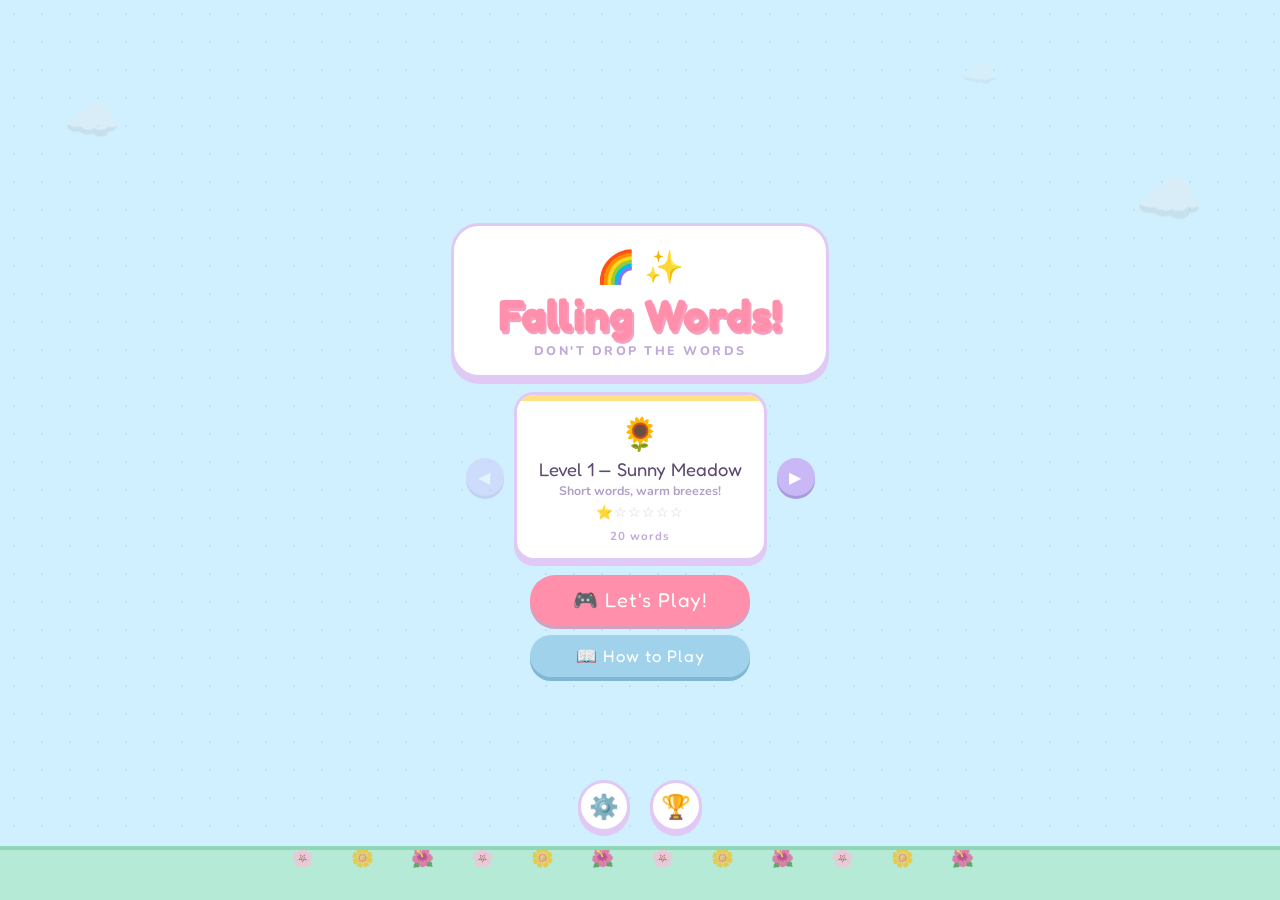
<file: noahsimplework/index.html>
<!DOCTYPE html>
<html lang="en">
<head>
  <meta charset="UTF-8" />
  <meta name="viewport" content="width=device-width, initial-scale=1.0" />
  <title>Don't Drop the Words!</title>
  <link href="https://fonts.googleapis.com/css2?family=Fredoka+One&family=Nunito:wght@400;600;700;800&display=swap" rel="stylesheet" />
  <style>
    *, *::before, *::after { box-sizing: border-box; margin: 0; padding: 0; }

    :root {
      --sky:      #d0f0ff;
      --grass:    #b5ead7;
      --pink:     #ffb7c5;
      --yellow:   #fff176;
      --peach:    #ffd6a5;
      --purple:   #c9b8f5;
      --white:    #ffffff;
      --ink:      #5c4a72;
      --soft:     #f7f0ff;
      --border:   #e0c9f5;
      --btn-main: #ff8fab;
      --btn-sec:  #a0d2eb;
      --shadow:   0 4px 0 #d4a0c0;
      --shadow2:  0 4px 0 #7fb8d4;
    }

    body {
      font-family: 'Nunito', sans-serif;
      background: var(--sky);
      color: var(--ink);
      height: 100vh;
      overflow: hidden;
      display: flex;
      align-items: center;
      justify-content: center;
      background-image: radial-gradient(circle, #b8e4f9 1.5px, transparent 1.5px);
      background-size: 28px 28px;
    }

    /* ══════════════════════════════════════
       SCREEN TRANSITIONS
    ══════════════════════════════════════ */
    .screen {
      position: absolute;
      width: 100%; height: 100vh;
      display: flex; flex-direction: column;
      align-items: center; justify-content: center;
      opacity: 0; pointer-events: none;
      transition: opacity 0.32s ease, transform 0.32s ease;
      transform: translateX(0);
    }
    .screen.active     { opacity: 1; pointer-events: all; }
    .screen.exit-left  { opacity: 0; transform: translateX(-48px); }
    .screen.exit-right { opacity: 0; transform: translateX(48px); }
    .screen.enter-right { animation: enterFromRight 0.32s ease forwards; }
    .screen.enter-left  { animation: enterFromLeft  0.32s ease forwards; }

    @keyframes enterFromRight {
      from { opacity: 0; transform: translateX(48px); }
      to   { opacity: 1; transform: translateX(0); }
    }
    @keyframes enterFromLeft {
      from { opacity: 0; transform: translateX(-48px); }
      to   { opacity: 1; transform: translateX(0); }
    }

    /* ── Base button ── */
    button {
      font-family: 'Fredoka One', cursive;
      cursor: pointer; border: none; border-radius: 50px;
      font-size: 1rem; letter-spacing: 1px;
      transition: transform 0.1s, box-shadow 0.1s, opacity 0.2s, background 0.15s;
    }
    button:active   { transform: translateY(3px); box-shadow: none !important; }
    button:disabled { opacity: 0.35; cursor: not-allowed; transform: none !important; }

    /* ════════════════════════════════════
       MENU SCREEN
    ════════════════════════════════════ */
    #menu-screen { gap: 14px; overflow: hidden; }

    .cloud-deco {
      position: absolute; font-size: 3rem; opacity: 0.4;
      pointer-events: none;
      animation: floatCloud 8s ease-in-out infinite;
    }
    .cloud-deco:nth-child(1) { top: 10%; left: 5%;   animation-delay: 0s;   font-size: 2.8rem; }
    .cloud-deco:nth-child(2) { top: 18%; right: 6%;  animation-delay: 3.2s; font-size: 3.4rem; }
    .cloud-deco:nth-child(3) { top: 6%;  right: 22%; animation-delay: 1.5s; font-size: 1.8rem; opacity: 0.25; }

    @keyframes floatCloud {
      0%, 100% { transform: translateX(0) translateY(0); }
      33%       { transform: translateX(12px) translateY(-4px); }
      66%       { transform: translateX(-6px) translateY(3px); }
    }

    #title-card {
      background: var(--white); border-radius: 28px;
      border: 3px solid var(--border); padding: 20px 44px 16px;
      text-align: center; box-shadow: 0 6px 0 var(--border);
    }
    #menu-emoji    { font-size: 2rem; display: block; margin-bottom: 2px; }
    #menu-title    { font-family: 'Fredoka One', cursive; font-size: 2.8rem; color: var(--btn-main); text-shadow: 2px 3px 0 #f5a0c0; line-height: 1.05; }
    #menu-subtitle { font-size: 0.78rem; font-weight: 800; color: #c0aad8; letter-spacing: 2.5px; margin-top: 4px; text-transform: uppercase; }

    #level-selector { display: flex; align-items: center; gap: 10px; }

    .arrow-btn {
      background: var(--purple); color: var(--white);
      width: 38px; height: 38px; padding: 0; font-size: 1rem;
      box-shadow: 0 3px 0 #a899e0; flex-shrink: 0;
    }
    .arrow-btn:hover:not(:disabled) { background: #b8a6f0; }

    #level-card {
      background: var(--white); border: 3px solid var(--border);
      border-radius: 20px; padding: 14px 22px; min-width: 220px;
      text-align: center; box-shadow: 0 5px 0 var(--border);
      overflow: hidden; position: relative;
    }
    #level-card.slide-left  { animation: slideFromRight 0.22s ease; }
    #level-card.slide-right { animation: slideFromLeft  0.22s ease; }
    @keyframes slideFromRight { from { transform: translateX(24px);  opacity: 0; } to { transform: translateX(0); opacity: 1; } }
    @keyframes slideFromLeft  { from { transform: translateX(-24px); opacity: 0; } to { transform: translateX(0); opacity: 1; } }

    #level-card-bar   { position: absolute; top: 0; left: 0; right: 0; height: 6px; border-radius: 17px 17px 0 0; transition: background 0.3s; }
    #level-card-emoji { font-size: 2rem; display: block; margin: 4px 0 2px; }
    #level-card-name  { font-family: 'Fredoka One', cursive; font-size: 1.15rem; color: var(--ink); display: block; }
    #level-card-tag   { font-size: 0.78rem; color: #b0a0c8; font-weight: 700; display: block; margin-top: 2px; }
    #level-card-stars { display: block; font-size: 0.85rem; margin-top: 4px; letter-spacing: 1px; }
    #level-card-words { margin-top: 6px; font-size: 0.72rem; font-weight: 700; color: #c0aad8; letter-spacing: 1px; }

    #menu-buttons { display: flex; flex-direction: column; gap: 10px; width: 220px; }
    #start-btn       { background: var(--btn-main); color: var(--white); padding: 13px 0; font-size: 1.25rem; box-shadow: var(--shadow); }
    #start-btn:hover { background: #ff7a9f; }
    #instructions-btn       { background: var(--btn-sec); color: var(--white); padding: 11px 0; font-size: 1.05rem; box-shadow: var(--shadow2); }
    #instructions-btn:hover { background: #88c9e8; }

    #menu-icons { position: absolute; bottom: 68px; width: 100%; display: flex; justify-content: center; gap: 20px; z-index: 50; }
    .icon-btn {
      background: var(--white); border: 3px solid var(--border);
      font-size: 1.5rem; width: 52px; height: 52px;
      display: flex; align-items: center; justify-content: center;
      border-radius: 50%; box-shadow: 0 4px 0 var(--border);
      color: var(--ink); padding: 0; transition: transform 0.15s;
    }
    .icon-btn:hover  { transform: scale(1.12) rotate(-5deg); }
    .icon-btn:active { transform: translateY(3px); box-shadow: none !important; }

    #grass-strip {
      position: absolute; bottom: 0; width: 100%; height: 54px;
      background: var(--grass); border-top: 4px solid #8ed6b5;
      overflow: hidden; pointer-events: none; z-index: 1;
    }
    #grass-strip::before {
      content: '🌸 🌼 🌺 🌸 🌼 🌺 🌸 🌼 🌺 🌸 🌼 🌺';
      position: absolute; top: -5px; left: 50%; transform: translateX(-50%);
      width: auto; font-size: 1.15rem; letter-spacing: 16px; opacity: 0.65;
      white-space: nowrap;
    }

    /* ════════════════════════════════════
       GAME SCREEN
    ════════════════════════════════════ */
    #game-screen { justify-content: flex-start; }

    #game-area {
      flex: 1; width: 100%;
      position: relative; overflow: hidden; cursor: text;
      transition: background 1.2s ease;
    }

    /* Level backgrounds */
    #game-area.bg-level-1 {
      background:
        radial-gradient(circle, #d4ecf8 1.5px, transparent 1.5px) 0 0 / 28px 28px,
        linear-gradient(180deg, #c8ecff 0%, #b8e8d0 75%, #7ecfaa 100%);
    }
    #game-area.bg-level-2 {
      background:
        radial-gradient(circle, #b2dfb0 1.5px, transparent 1.5px) 0 0 / 28px 28px,
        linear-gradient(180deg, #a8d8a0 0%, #78c870 70%, #3a9e38 100%);
    }
    #game-area.bg-level-3 {
      background:
        radial-gradient(circle, #ffd9a0 1.5px, transparent 1.5px) 0 0 / 28px 28px,
        linear-gradient(180deg, #ffe0b2 0%, #ffb347 60%, #e05c10 100%);
    }
    #game-area.bg-level-4 {
      background:
        radial-gradient(circle, #8a8abf 1.5px, transparent 1.5px) 0 0 / 28px 28px,
        linear-gradient(180deg, #0e0e2a 0%, #1e1e5a 55%, #0a0a20 100%);
    }
    #game-area.bg-level-5 {
      background:
        radial-gradient(circle, #c8ecf8 1.5px, transparent 1.5px) 0 0 / 28px 28px,
        linear-gradient(180deg, #e8f7ff 0%, #b3e5fc 55%, #7ec8f0 100%);
    }
    #game-area.bg-level-6 {
      background:
        radial-gradient(circle, #9060a0 1.5px, transparent 1.5px) 0 0 / 28px 28px,
        linear-gradient(180deg, #050510 0%, #120228 55%, #0a0015 100%);
    }

    /* Spinning corner decoration */
    #game-deco {
      position: absolute; top: 14px; right: 20px;
      font-size: 2.4rem; pointer-events: none;
      animation: spinSun 12s linear infinite; z-index: 2;
    }
    @keyframes spinSun { from { transform: rotate(0deg); } to { transform: rotate(360deg); } }

    /* ── Falling word bubbles ──────────────────────────────
       Each word is a pill-shaped div injected by spawnWord().
       Phase 5 core: absolutely positioned, z-index above bg
       but below UI controls.
    ────────────────────────────────────────────────────── */
    .falling-word {
      position: absolute;
      font-family: 'Fredoka One', cursive;
      font-size: 1.1rem;
      letter-spacing: 0.5px;
      padding: 7px 18px;
      border-radius: 50px;
      background: rgba(255, 255, 255, 0.93);
      border: 2.5px solid var(--border);
      color: var(--ink);
      white-space: nowrap;
      pointer-events: none;
      user-select: none;
      z-index: 4;
      box-shadow: 0 3px 6px rgba(0, 0, 0, 0.12);
      /* Gentle entrance pop */
      animation: wordPop 0.18s cubic-bezier(0.34, 1.56, 0.64, 1) both;
    }

    @keyframes wordPop {
      from { transform: scale(0.6); opacity: 0; }
      to   { transform: scale(1);   opacity: 1; }
    }

    /* ── Danger state: bottom 20% of usable area ──
       Red glow pulse warns the player to type fast.  */
    .falling-word.danger {
      border-color: #ff5252;
      color: #c62828;
      background: rgba(255, 235, 235, 0.97);
      animation: wordPop 0.18s cubic-bezier(0.34, 1.56, 0.64, 1) both,
                 dangerPulse 0.55s ease-in-out infinite;
    }

    /* Override wordPop after it has played (JS removes/re-adds if needed) */
    .falling-word.danger.settled {
      animation: dangerPulse 0.55s ease-in-out infinite;
    }

    @keyframes dangerPulse {
      0%, 100% { box-shadow: 0 3px 6px rgba(0,0,0,0.12), 0 0 0   0   rgba(255, 82, 82, 0);   }
      50%       { box-shadow: 0 3px 6px rgba(0,0,0,0.12), 0 0 14px 5px rgba(255, 82, 82, 0.55); }
    }

    /* ── Word destroy animation ──────────────────────────
       Plays when a word is correctly typed.
       JS adds .destroying; element removed after 300 ms.  */
    .falling-word.destroying {
      pointer-events: none;
      animation: wordDestroy 0.28s cubic-bezier(0.22, 0.61, 0.36, 1) forwards !important;
    }
    @keyframes wordDestroy {
      0%   { transform: scale(1);    opacity: 1; }
      40%  { transform: scale(1.28); opacity: 0.9; }
      100% { transform: scale(0.5);  opacity: 0; }
    }

    /* ── XP popup label ──────────────────────────────────
       Floats up from the destroyed word's position and
       fades out. Created and appended by JS.              */
    .xp-popup {
      position: absolute;
      font-family: 'Fredoka One', cursive;
      font-size: 1.05rem;
      color: #ffffff;
      text-shadow: 0 1px 6px rgba(0,0,0,0.35);
      white-space: nowrap;
      pointer-events: none;
      user-select: none;
      z-index: 15;
      animation: xpFloat 0.95s ease forwards;
    }
    @keyframes xpFloat {
      0%   { transform: translateY(0)    scale(1);    opacity: 1; }
      15%  { transform: translateY(-6px) scale(1.15); opacity: 1; }
      100% { transform: translateY(-52px) scale(0.9); opacity: 0; }
    }

    /* ── Input feedback animations ───────────────────────*/
    /* Green flash on correct word */
    #word-input.flash-correct {
      animation: inputCorrect 0.35s ease forwards;
    }
    @keyframes inputCorrect {
      0%   { background: rgba(255,255,255,0.92); box-shadow: 0 4px 0 rgba(0,0,0,0.12), 0 0 0 4px rgba(100,220,140,0.0); }
      30%  { background: rgba(200,255,218,0.97); box-shadow: 0 4px 0 rgba(0,0,0,0.12), 0 0 0 6px rgba(100,220,140,0.5); }
      100% { background: rgba(255,255,255,0.92); box-shadow: 0 4px 0 rgba(0,0,0,0.12), 0 0 0 4px rgba(100,220,140,0.0); }
    }

    /* Red shake on wrong word */
    #word-input.flash-wrong {
      animation: inputWrong 0.38s ease forwards;
    }
    @keyframes inputWrong {
      0%   { transform: translateX(-50%) translateX(0);    background: rgba(255,255,255,0.92); }
      15%  { transform: translateX(-50%) translateX(-7px); background: rgba(255,220,220,0.97); }
      35%  { transform: translateX(-50%) translateX(7px);  background: rgba(255,220,220,0.97); }
      55%  { transform: translateX(-50%) translateX(-4px); background: rgba(255,230,230,0.95); }
      75%  { transform: translateX(-50%) translateX(4px);  background: rgba(255,230,230,0.95); }
      100% { transform: translateX(-50%) translateX(0);    background: rgba(255,255,255,0.92); }
    }

    /* ── Screen-flash overlay ─────────────────────────────
       A full-area transparent div that briefly flashes
       red when a life is lost. Injected once in HTML,
       triggered by adding .flash-red.                     */
    #flash-overlay {
      position: absolute;
      inset: 0;
      background: rgba(220, 50, 50, 0.0);
      pointer-events: none;
      z-index: 20;
    }
    #flash-overlay.flash-red {
      animation: screenFlashRed 0.45s ease forwards;
    }
    @keyframes screenFlashRed {
      0%   { background: rgba(220, 50, 50, 0.0);  }
      25%  { background: rgba(220, 50, 50, 0.35); }
      100% { background: rgba(220, 50, 50, 0.0);  }
    }

    /* ── PHASE 8: Level-up banner ─────────────────────────
       Shown mid-game when player reaches next level threshold   */
    #levelup-banner {
      position: absolute; top: 50%; left: 50%;
      transform: translate(-50%, -50%);
      z-index: 25; pointer-events: none;
    }
    #levelup-banner.hidden { display: none; }
    .levelup-bubble {
      background: var(--white); border-radius: 24px;
      border: 3px solid var(--border);
      padding: 24px 32px; text-align: center;
      box-shadow: 0 8px 0 var(--border);
      animation: bubbleIn 0.5s cubic-bezier(.34,1.56,.64,1) forwards;
    }
    .levelup-bubble.out {
      animation: bubbleOut 0.4s ease forwards;
    }
    @keyframes bubbleIn {
      from { transform: scale(0.3); opacity: 0; }
      to   { transform: scale(1);   opacity: 1; }
    }
    @keyframes bubbleOut {
      from { transform: scale(1);   opacity: 1; }
      to   { transform: scale(0.6); opacity: 0; }
    }
    .levelup-emoji  { font-size: 3rem; display: block; margin-bottom: 8px; }
    .levelup-title  { font-family: 'Fredoka One', cursive; font-size: 1.6rem; color: var(--btn-main); display: block; margin-bottom: 4px; }
    .levelup-name   { font-size: 1rem; color: var(--ink); display: block; margin-bottom: 4px; }
    .levelup-stars  { font-size: 0.9rem; letter-spacing: 2px; color: #ffd700; display: block; }

    /* ── Scenery ──────────────────────────────────────────── */
    #scenery {
      position: absolute; bottom: 0; left: 0; right: 0;
      height: 110px; pointer-events: none; z-index: 3;
    }
    .scene {
      position: absolute; inset: 0;
      opacity: 0; transition: opacity 0.9s ease;
    }
    .scene.active { opacity: 1; }
    .scene svg { width: 100%; height: 100%; display: block; }

    /* ── Danger ground strip ──────────────────────────────── */
    #danger-ground {
      position: absolute; bottom: 0; left: 0; right: 0;
      height: 4px; z-index: 5; transition: background 0.8s ease;
    }
    #danger-ground.flash {
      animation: dangerFlash 0.4s ease;
    }
    @keyframes dangerFlash {
      0%, 100% { opacity: 1; }
      50%       { opacity: 0.1; }
    }

    /* ── Back button ──────────────────────────────────────── */
    #back-btn {
      position: absolute; top: 12px; left: 14px;
      background: rgba(255,255,255,0.88); color: var(--ink);
      border: 2px solid rgba(255,255,255,0.6);
      padding: 6px 16px; font-size: 0.85rem;
      box-shadow: 0 3px 0 rgba(0,0,0,0.08);
      z-index: 10; backdrop-filter: blur(4px);
    }
    #back-btn:hover { background: var(--white); }

    /* ── Input zone ───────────────────────────────────────── */
    #input-zone {
      position: absolute; bottom: 14px; left: 50%; transform: translateX(-50%);
      z-index: 10; display: flex; flex-direction: column; align-items: center; gap: 4px;
    }
    #input-label {
      font-family: 'Fredoka One', cursive; font-size: 0.7rem;
      letter-spacing: 2px; color: rgba(255,255,255,0.7);
      text-shadow: 0 1px 4px rgba(0,0,0,0.3); text-transform: uppercase;
    }
    #game-area.bg-level-1 #input-label,
    #game-area.bg-level-2 #input-label,
    #game-area.bg-level-3 #input-label,
    #game-area.bg-level-5 #input-label { color: rgba(80,60,100,0.55); text-shadow: none; }

    #word-input {
      width: 240px; padding: 10px 20px;
      font-family: 'Fredoka One', cursive; font-size: 1.15rem;
      background: rgba(255,255,255,0.92); border: 3px solid var(--pink);
      border-radius: 50px; color: var(--ink); outline: none;
      text-align: center;
      box-shadow: 0 4px 0 rgba(0,0,0,0.12), 0 0 0 0 transparent;
      transition: border-color 0.3s, box-shadow 0.2s; backdrop-filter: blur(6px);
    }
    #word-input::placeholder { color: #d4adc5; }
    #word-input:focus {
      box-shadow: 0 4px 0 rgba(0,0,0,0.12), 0 0 0 4px rgba(255,143,171,0.25);
    }

    /* ── XP bump animation ──────────────────────────────────*/
    #xp-display.xp-bump {
      animation: xpBump 0.3s ease;
    }
    @keyframes xpBump {
      0%   { transform: scale(1);    }
      50%  { transform: scale(1.2); }
      100% { transform: scale(1);    }
    }

    /* ── PHASE 10: Game-over modal ─────────────────────────*/
    #gameover-modal {
      position: fixed; inset: 0;
      background: rgba(0, 0, 0, 0.5);
      display: flex; align-items: center; justify-content: center;
      opacity: 0; pointer-events: none; z-index: 30;
      transition: opacity 0.4s;
    }
    #gameover-modal.open { opacity: 1; pointer-events: all; }
    #gameover-content {
      background: var(--white); border-radius: 28px;
      border: 3px solid var(--border);
      padding: 32px; text-align: center; max-width: 420px;
      box-shadow: 0 12px 40px rgba(0,0,0,0.2);
      animation: gameoverPop 0.5s cubic-bezier(.34,1.56,.64,1);
    }
    @keyframes gameoverPop {
      from { transform: scale(0.4); opacity: 0; }
      to   { transform: scale(1);   opacity: 1; }
    }
    #gameover-emoji { font-size: 4rem; display: block; margin-bottom: 12px; }
    #gameover-title { font-family: 'Fredoka One', cursive; font-size: 2rem; color: var(--btn-main); margin-bottom: 8px; }
    #gameover-score { font-size: 1.4rem; color: var(--ink); font-weight: 700; margin-bottom: 4px; }
    #gameover-level { font-size: 1rem; color: #b0a0c8; margin-bottom: 16px; }
    #gameover-rank  { font-size: 0.9rem; color: #ffd700; font-weight: 700; margin-bottom: 20px; }
    .gameover-buttons { display: flex; gap: 10px; margin-top: 20px; }
    .gameover-buttons button { flex: 1; }

    /* ── PHASE 10: Player name input modal ─────────────────*/
    #name-input-modal {
      position: fixed; inset: 0;
      background: rgba(0, 0, 0, 0.5);
      display: flex; align-items: center; justify-content: center;
      opacity: 0; pointer-events: none; z-index: 30;
      transition: opacity 0.4s;
    }
    #name-input-modal.open { opacity: 1; pointer-events: all; }
    #name-input-content {
      background: var(--white); border-radius: 28px;
      border: 3px solid var(--border);
      padding: 32px; text-align: center; max-width: 420px;
      box-shadow: 0 12px 40px rgba(0,0,0,0.2);
      animation: gameoverPop 0.5s cubic-bezier(.34,1.56,.64,1);
    }
    #name-input-emoji { font-size: 4rem; display: block; margin-bottom: 12px; }
    #name-input-title { font-family: 'Fredoka One', cursive; font-size: 2rem; color: var(--btn-main); margin-bottom: 16px; }
    #name-input-subtitle { font-size: 0.95rem; color: #b0a0c8; margin-bottom: 20px; }
    #player-name-input {
      width: 100%; padding: 12px 16px; font-size: 1rem;
      border: 3px solid var(--border); border-radius: 12px;
      font-family: 'Nunito', sans-serif; box-sizing: border-box;
      margin-bottom: 16px;
    }
    #player-name-input:focus { outline: none; box-shadow: 0 0 0 4px rgba(255,143,171,0.25); }
    .name-input-buttons { display: flex; gap: 10px; margin-top: 16px; }
    .name-input-buttons button { flex: 1; }

    /* ════════════════════════════════════
       HUD BAR
    ════════════════════════════════════ */
    #hud {
      width: 100%; flex-shrink: 0;
      background: var(--white); border-top: 3px solid var(--border);
      display: flex; flex-direction: column; position: relative;
    }
    #hud-bar { width: 100%; height: 4px; transition: background 0.8s ease; flex-shrink: 0; }
    #xp-progress-track {
      width: 100%; height: 6px;
      background: #f0e8f8; position: relative; overflow: hidden; flex-shrink: 0;
    }
    #xp-progress-fill {
      position: absolute; left: 0; top: 0; bottom: 0; width: 0%;
      border-radius: 0 3px 3px 0; transition: width 0.5s ease, background 0.8s ease;
    }
    #hud-main {
      display: flex; align-items: center; justify-content: space-between;
      padding: 0 16px; height: 54px; gap: 10px;
    }
    .hud-pill {
      background: var(--soft); border: 2px solid var(--border);
      border-radius: 50px; padding: 5px 14px;
      display: flex; align-items: center; gap: 6px;
      white-space: nowrap; transition: border-color 0.5s, background 0.5s;
    }
    #hud-lives-pill { min-width: 96px; justify-content: center; }
    #lives-display  { display: flex; gap: 3px; font-size: 1.2rem; }
    #hud-level-pill { flex: 1; justify-content: center; }
    #hud-level { font-family: 'Fredoka One', cursive; font-size: 1rem; transition: color 0.5s; letter-spacing: 0.5px; }
    #hud-xp-pill    { min-width: 100px; justify-content: flex-end; }
    #xp-display { font-family: 'Fredoka One', cursive; font-size: 0.95rem; color: #7dc9a0; white-space: nowrap; }

    /* ════════════════════════════════════
       MODALS
    ════════════════════════════════════ */
    .modal-overlay {
      display: none; position: fixed; inset: 0;
      background: rgba(180,140,200,0.35); backdrop-filter: blur(3px);
      z-index: 100; align-items: center; justify-content: center;
    }
    .modal-overlay.open { display: flex; }

    .modal-box {
      background: var(--white); border: 3px solid var(--border);
      border-radius: 24px; padding: 30px 34px;
      min-width: 300px; max-width: 460px; width: 90%;
      display: flex; flex-direction: column; gap: 13px;
      box-shadow: 0 8px 0 var(--border);
      animation: popIn 0.22s cubic-bezier(0.34,1.56,0.64,1);
    }
    @keyframes popIn {
      from { transform: scale(0.85); opacity: 0; }
      to   { transform: scale(1);    opacity: 1; }
    }
    .modal-box h2 { font-family: 'Fredoka One', cursive; font-size: 1.45rem; color: var(--btn-main); text-align: center; }
    .modal-box p  { font-size: 0.93rem; line-height: 1.7; color: var(--ink); text-align: center; }
    .modal-box li { font-size: 0.93rem; line-height: 1.8; color: var(--ink); }
    .modal-box ul { padding-left: 20px; }
    .modal-box li + li { margin-top: 2px; }

    .modal-close {
      align-self: center; background: var(--btn-main); color: var(--white);
      padding: 10px 34px; font-size: 1rem; box-shadow: var(--shadow); margin-top: 4px;
    }
    .modal-close:hover { background: #ff7a9f; }

    .modal-btn-row { display: flex; gap: 12px; justify-content: center; }
    #quit-confirm-btn { background: #ffb7c5; color: var(--ink); padding: 10px 26px; box-shadow: 0 4px 0 #e890a8; }
    #quit-confirm-btn:hover { background: #ff8fab; color: var(--white); }
    #quit-cancel-btn  { background: var(--btn-sec); color: var(--white); padding: 10px 26px; box-shadow: var(--shadow2); }
    #quit-cancel-btn:hover { background: #88c9e8; }

    #scores-list { list-style: none; padding: 0; display: flex; flex-direction: column; gap: 7px; }
    #scores-list li {
      display: flex; justify-content: space-between; align-items: center;
      background: var(--soft); border-radius: 12px;
      padding: 8px 14px; font-size: 0.88rem; border: 2px solid var(--border);
    }
    #scores-list li .rank  { font-family: 'Fredoka One', cursive; color: var(--btn-main); min-width: 40px; }
    #scores-list li .name  { font-weight: 700; color: var(--ink); flex: 1; text-align: left; padding: 0 12px; }
    #scores-list li .pts   { font-family: 'Fredoka One', cursive; color: #7dc9a0; min-width: 60px; text-align: right; }
    #scores-list li .dated { font-size: 0.72rem; color: #b0a0c8; min-width: 50px; text-align: right; }

    #clear-scores-btn { background: var(--peach); color: var(--ink); padding: 8px 22px; font-size: 0.9rem; align-self: center; box-shadow: 0 3px 0 #e8c08a; }
    #clear-scores-btn:hover { background: #ffc880; }

    .setting-row { display: flex; justify-content: space-between; align-items: center; background: var(--soft); border-radius: 12px; padding: 10px 16px; border: 2px solid var(--border); }
    .setting-row label { font-weight: 700; font-size: 0.9rem; }
    .vol-wrap { display: flex; align-items: center; gap: 8px; }
    .vol-wrap input[type="range"] { accent-color: var(--btn-main); width: 100px; }
    .vol-val { font-family: 'Fredoka One', cursive; font-size: 0.85rem; color: var(--btn-main); min-width: 32px; text-align: right; }

    #settings-saved { text-align: center; font-weight: 700; font-size: 0.85rem; color: #7dc9a0; opacity: 0; transition: opacity 0.3s; height: 18px; }
    #settings-saved.show { opacity: 1; }
  </style>
</head>
<body>

  <!-- ══════════════════════ MENU SCREEN ══════════════════════ -->
  <div id="menu-screen" class="screen">
    <span class="cloud-deco">☁️</span>
    <span class="cloud-deco">☁️</span>
    <span class="cloud-deco">☁️</span>

    <div id="title-card">
      <span id="menu-emoji">🌈 ✨</span>
      <h1 id="menu-title">Falling Words!</h1>
      <p id="menu-subtitle">don't drop the words</p>
    </div>

    <div id="level-selector">
      <button class="arrow-btn" id="level-prev">◀</button>
      <div id="level-card">
        <div id="level-card-bar"></div>
        <span id="level-card-emoji"></span>
        <span id="level-card-name"></span>
        <span id="level-card-tag"></span>
        <span id="level-card-stars"></span>
        <div  id="level-card-words"></div>
      </div>
      <button class="arrow-btn" id="level-next">▶</button>
    </div>

    <div id="menu-buttons">
      <button id="start-btn">🎮 Let's Play!</button>
      <button id="instructions-btn">📖 How to Play</button>
    </div>

    <div id="menu-icons">
      <button class="icon-btn" id="settings-btn" title="Settings">⚙️</button>
      <button class="icon-btn" id="scores-btn"   title="Best Scores">🏆</button>
    </div>

    <div id="grass-strip"></div>
  </div>

  <!-- ══════════════════════ GAME SCREEN ══════════════════════ -->
  <div id="game-screen" class="screen">
    <div id="game-area" class="bg-level-1">

      <div id="game-deco">☀️</div>
      <button id="back-btn">🏠 Menu</button>

      <!-- Screen-flash overlay for life-loss feedback -->
      <div id="flash-overlay"></div>

      <!-- Per-level scenery -->
      <div id="scenery">

        <!-- Level 1 — Sunny Meadow -->
        <div class="scene scene-1 active">
          <svg viewBox="0 0 800 110" preserveAspectRatio="none" xmlns="http://www.w3.org/2000/svg">
            <ellipse cx="150" cy="110" rx="220" ry="70" fill="#8ecf7a" opacity="0.5"/>
            <ellipse cx="660" cy="110" rx="200" ry="60" fill="#8ecf7a" opacity="0.5"/>
            <rect x="0" y="72" width="800" height="38" fill="#6ab84e"/>
            <rect x="0" y="72" width="800" height="6"  fill="#82d160" opacity="0.6"/>
            <circle cx="80"  cy="72" r="10" fill="#f9e84a"/>
            <circle cx="200" cy="72" r="8"  fill="#ff8fab"/>
            <circle cx="350" cy="72" r="11" fill="#f9e84a"/>
            <circle cx="500" cy="72" r="9"  fill="#ff8fab"/>
            <circle cx="640" cy="72" r="10" fill="#f9e84a"/>
            <circle cx="750" cy="72" r="8"  fill="#ff8fab"/>
            <rect x="79"  y="66" width="2" height="10" fill="#5a9e3a" rx="1"/>
            <rect x="199" y="66" width="2" height="10" fill="#5a9e3a" rx="1"/>
            <rect x="349" y="66" width="2" height="10" fill="#5a9e3a" rx="1"/>
            <rect x="499" y="66" width="2" height="10" fill="#5a9e3a" rx="1"/>
            <rect x="639" y="66" width="2" height="10" fill="#5a9e3a" rx="1"/>
            <rect x="749" y="66" width="2" height="10" fill="#5a9e3a" rx="1"/>
          </svg>
        </div>

        <!-- Level 2 — Breezy Forest -->
        <div class="scene scene-2">
          <svg viewBox="0 0 800 110" preserveAspectRatio="none" xmlns="http://www.w3.org/2000/svg">
            <rect x="0" y="78" width="800" height="32" fill="#2d7a2d"/>
            <rect x="0" y="78" width="800" height="5" fill="#3ea03e" opacity="0.6"/>
            <polygon points="100,78 120,30 140,78" fill="#3a8f3a" opacity="0.55"/>
            <polygon points="280,78 305,18 330,78" fill="#3a8f3a" opacity="0.55"/>
            <polygon points="490,78 510,28 530,78" fill="#3a8f3a" opacity="0.55"/>
            <polygon points="680,78 700,22 720,78" fill="#3a8f3a" opacity="0.55"/>
            <polygon points="30,78  55,10  80,78"  fill="#1d5c1d"/>
            <polygon points="180,78 210,4  240,78" fill="#1d5c1d"/>
            <polygon points="370,78 400,2  430,78" fill="#1d5c1d"/>
            <polygon points="560,78 590,8  620,78" fill="#1d5c1d"/>
            <polygon points="730,78 758,12 786,78" fill="#1d5c1d"/>
            <rect x="52"  y="78" width="6" height="18" fill="#6b3a1f" rx="2"/>
            <rect x="207" y="78" width="6" height="18" fill="#6b3a1f" rx="2"/>
            <rect x="397" y="78" width="6" height="18" fill="#6b3a1f" rx="2"/>
            <rect x="587" y="78" width="6" height="18" fill="#6b3a1f" rx="2"/>
            <rect x="755" y="78" width="6" height="18" fill="#6b3a1f" rx="2"/>
          </svg>
        </div>

        <!-- Level 3 — Golden Sunset -->
        <div class="scene scene-3">
          <svg viewBox="0 0 800 110" preserveAspectRatio="none" xmlns="http://www.w3.org/2000/svg">
            <ellipse cx="200" cy="110" rx="280" ry="80" fill="#c0522a" opacity="0.55"/>
            <ellipse cx="620" cy="110" rx="250" ry="70" fill="#c0522a" opacity="0.55"/>
            <ellipse cx="0"   cy="110" rx="180" ry="60" fill="#8b3018" opacity="0.8"/>
            <ellipse cx="400" cy="110" rx="260" ry="72" fill="#8b3018" opacity="0.8"/>
            <ellipse cx="800" cy="110" rx="180" ry="60" fill="#8b3018" opacity="0.8"/>
            <rect x="0" y="85" width="800" height="25" fill="#6a2410"/>
            <rect x="0" y="82" width="800" height="4"  fill="#ffaa40" opacity="0.5"/>
          </svg>
        </div>

        <!-- Level 4 — Starry Night (city skyline) -->
        <div class="scene scene-4">
          <svg viewBox="0 0 800 110" preserveAspectRatio="none" xmlns="http://www.w3.org/2000/svg">
            <rect x="0" y="82" width="800" height="28" fill="#080818"/>
            <rect x="10"  y="55" width="35" height="27" fill="#10103a"/>
            <rect x="55"  y="42" width="28" height="40" fill="#10103a"/>
            <rect x="93"  y="60" width="20" height="22" fill="#10103a"/>
            <rect x="130" y="38" width="40" height="44" fill="#10103a"/>
            <rect x="185" y="52" width="25" height="30" fill="#10103a"/>
            <rect x="220" y="45" width="32" height="37" fill="#10103a"/>
            <rect x="270" y="58" width="22" height="24" fill="#10103a"/>
            <rect x="305" y="30" width="48" height="52" fill="#10103a"/>
            <rect x="363" y="48" width="28" height="34" fill="#10103a"/>
            <rect x="403" y="40" width="36" height="42" fill="#10103a"/>
            <rect x="452" y="55" width="22" height="27" fill="#10103a"/>
            <rect x="490" y="35" width="44" height="47" fill="#10103a"/>
            <rect x="548" y="50" width="30" height="32" fill="#10103a"/>
            <rect x="590" y="44" width="26" height="38" fill="#10103a"/>
            <rect x="628" y="58" width="20" height="24" fill="#10103a"/>
            <rect x="660" y="36" width="42" height="46" fill="#10103a"/>
            <rect x="715" y="52" width="28" height="30" fill="#10103a"/>
            <rect x="754" y="60" width="46" height="22" fill="#10103a"/>
            <circle cx="35"  cy="65" r="1.5" fill="#ffe082" opacity="0.8"/>
            <circle cx="70"  cy="52" r="1.5" fill="#ffe082" opacity="0.8"/>
            <circle cx="148" cy="48" r="1.5" fill="#ffe082" opacity="0.8"/>
            <circle cx="148" cy="60" r="1.5" fill="#ffe082" opacity="0.8"/>
            <circle cx="324" cy="42" r="1.5" fill="#ffe082" opacity="0.8"/>
            <circle cx="324" cy="56" r="1.5" fill="#ffe082" opacity="0.8"/>
            <circle cx="336" cy="50" r="1.5" fill="#ffe082" opacity="0.8"/>
            <circle cx="510" cy="45" r="1.5" fill="#ffe082" opacity="0.8"/>
            <circle cx="510" cy="58" r="1.5" fill="#ffe082" opacity="0.8"/>
            <circle cx="677" cy="46" r="1.5" fill="#ffe082" opacity="0.8"/>
          </svg>
        </div>

        <!-- Level 5 — Frosty Peaks -->
        <div class="scene scene-5">
          <svg viewBox="0 0 800 110" preserveAspectRatio="none" xmlns="http://www.w3.org/2000/svg">
            <polygon points="0,110 100,35 200,110"   fill="#9ecfe8" opacity="0.55"/>
            <polygon points="150,110 280,18 410,110" fill="#9ecfe8" opacity="0.55"/>
            <polygon points="400,110 530,28 660,110" fill="#9ecfe8" opacity="0.55"/>
            <polygon points="620,110 730,40 840,110" fill="#9ecfe8" opacity="0.55"/>
            <polygon points="100,35 112,55 88,55"    fill="#e8f6ff"/>
            <polygon points="280,18 296,48 264,48"   fill="#e8f6ff"/>
            <polygon points="530,28 548,58 512,58"   fill="#e8f6ff"/>
            <polygon points="730,40 744,62 716,62"   fill="#e8f6ff"/>
            <rect x="0" y="82" width="800" height="28" fill="#c8eaf8"/>
            <ellipse cx="100" cy="82" rx="90"  ry="16" fill="#e0f4ff"/>
            <ellipse cx="320" cy="82" rx="110" ry="14" fill="#e0f4ff"/>
            <ellipse cx="560" cy="82" rx="95"  ry="16" fill="#e0f4ff"/>
            <ellipse cx="760" cy="82" rx="80"  ry="14" fill="#e0f4ff"/>
          </svg>
        </div>

        <!-- Level 6 — Outer Space -->
        <div class="scene scene-6">
          <svg viewBox="0 0 800 110" preserveAspectRatio="none" xmlns="http://www.w3.org/2000/svg">
            <rect x="0" y="72" width="800" height="38" fill="#1a0830"/>
            <rect x="0" y="72" width="800" height="4"  fill="#6020a0" opacity="0.5"/>
            <ellipse cx="80"  cy="85" rx="28" ry="10" fill="#12061e"/>
            <ellipse cx="80"  cy="85" rx="22" ry="7"  fill="#1a0830"/>
            <ellipse cx="240" cy="88" rx="20" ry="8"  fill="#12061e"/>
            <ellipse cx="240" cy="88" rx="15" ry="5"  fill="#1a0830"/>
            <ellipse cx="430" cy="83" rx="34" ry="12" fill="#12061e"/>
            <ellipse cx="430" cy="83" rx="28" ry="9"  fill="#1a0830"/>
            <ellipse cx="620" cy="87" rx="22" ry="9"  fill="#12061e"/>
            <ellipse cx="620" cy="87" rx="16" ry="6"  fill="#1a0830"/>
            <ellipse cx="750" cy="84" rx="26" ry="10" fill="#12061e"/>
            <ellipse cx="750" cy="84" rx="20" ry="7"  fill="#1a0830"/>
            <circle cx="50"  cy="68" r="1.2" fill="#e0c0ff" opacity="0.7"/>
            <circle cx="160" cy="65" r="1"   fill="#e0c0ff" opacity="0.7"/>
            <circle cx="300" cy="70" r="1.4" fill="#ffffff"  opacity="0.6"/>
            <circle cx="500" cy="66" r="1"   fill="#e0c0ff" opacity="0.7"/>
            <circle cx="700" cy="69" r="1.2" fill="#ffffff"  opacity="0.6"/>
          </svg>
        </div>

      </div><!-- /#scenery -->

      <div id="danger-ground"></div>

      <div id="input-zone">
        <span id="input-label">TYPE &amp; ENTER</span>
        <input id="word-input" type="text"
               placeholder="type a word! 🌸"
               autocomplete="off" spellcheck="false" />
      </div>

    </div><!-- /#game-area -->

    <!-- ── HUD bar ── -->
    <div id="hud">
      <div id="hud-bar"></div>
      <div id="xp-progress-track">
        <div id="xp-progress-fill"></div>
      </div>
      <div id="hud-main">
        <div class="hud-pill" id="hud-lives-pill">
          <div id="lives-display"></div>
        </div>
        <div class="hud-pill" id="hud-level-pill">
          <div id="hud-level">⭐ Level 1</div>
        </div>
        <div class="hud-pill" id="hud-xp-pill">
          <div id="xp-display">0 ✨ xp</div>
        </div>
      </div>
    </div>

  </div><!-- /#game-screen -->

  <!-- ══════════════════════ MODAL — Instructions ══════════════════════ -->
  <div id="instructions-modal" class="modal-overlay">
    <div class="modal-box">
      <h2>📖 How to Play!</h2>
      <ul>
        <li>🌟 Words float down from the sky!</li>
        <li>⌨️ Type a word and press <strong>Enter</strong> to catch it.</li>
        <li>⚡ Catch words <em>early</em> for a bigger XP bonus!</li>
        <li>💨 If a word hits the ground, you lose a ❤️.</li>
        <li>😢 Lose all 3 hearts and it's game over.</li>
        <li>📈 Earn XP to level up — words get trickier!</li>
        <li>🌍 Each level has a brand-new world to explore!</li>
      </ul>
      <button class="modal-close" id="instructions-close">Got it! 🎉</button>
    </div>
  </div>

  <!-- ══════════════════════ MODAL — Settings ══════════════════════ -->
  <div id="settings-modal" class="modal-overlay">
    <div class="modal-box">
      <h2>⚙️ Settings</h2>
      <div class="setting-row">
        <label>🎵 Music</label>
        <div class="vol-wrap">
          <input type="range" id="music-vol" min="0" max="100" value="60" />
          <span class="vol-val" id="music-vol-val">60</span>
        </div>
      </div>
      <div class="setting-row">
        <label>🔔 Sound FX</label>
        <div class="vol-wrap">
          <input type="range" id="sfx-vol" min="0" max="100" value="80" />
          <span class="vol-val" id="sfx-vol-val">80</span>
        </div>
      </div>
      <div id="settings-saved">✅ Saved!</div>
      <button class="modal-close" id="settings-close">Done! 💾</button>
    </div>
  </div>

  <!-- ══════════════════════ MODAL — Best Scores ══════════════════════ -->
  <div id="scores-modal" class="modal-overlay">
    <div class="modal-box">
      <h2>🏆 Best Scores</h2>
      <ul id="scores-list"></ul>
      <button id="clear-scores-btn">🗑️ Clear Scores</button>
      <button class="modal-close" id="scores-close">Close 👋</button>
    </div>
  </div>

  <!-- ══════════════════════ MODAL — Quit Confirm ══════════════════════ -->
  <div id="quit-modal" class="modal-overlay">
    <div class="modal-box">
      <h2>🚪 Quit Game?</h2>
      <p>Your current score will be lost.<br>Are you sure you want to go back to the menu?</p>
      <div class="modal-btn-row">
        <button id="quit-confirm-btn">Yes, quit 😢</button>
        <button id="quit-cancel-btn">Keep playing! 💪</button>
      </div>
    </div>
  </div>

  <!-- ── PHASE 8: Level-up banner ──────────────────────── -->
  <div id="levelup-banner" class="hidden">
    <div class="levelup-bubble">
      <span class="levelup-emoji">🎉</span>
      <span class="levelup-title">LEVEL UP!</span>
      <span class="levelup-name">Level 2 — Forest</span>
      <span class="levelup-stars">⭐☆☆☆☆☆</span>
    </div>
  </div>

  <!-- ── PHASE 10: Player name input modal ──────────────── -->
  <div id="name-input-modal">
    <div id="name-input-content">
      <span id="name-input-emoji">✨</span>
      <span id="name-input-title">High Score!</span>
      <div id="name-input-subtitle">Enter your name to save your score</div>
      <input type="text" id="player-name-input" placeholder="Player Name" maxlength="20">
      <div class="name-input-buttons">
        <button onclick="submitPlayerName()" style="background: var(--btn-main); color: white; padding: 10px 0; font-size: 1rem; box-shadow: var(--shadow); font-family: 'Fredoka One', cursive; cursor: pointer; border: none; border-radius: 50px; letter-spacing: 1px;">Save</button>
        <button onclick="skipPlayerName()" style="background: var(--btn-sec); color: white; padding: 10px 0; font-size: 1rem; box-shadow: var(--shadow2); font-family: 'Fredoka One', cursive; cursor: pointer; border: none; border-radius: 50px; letter-spacing: 1px;">Skip</button>
      </div>
    </div>
  </div>

  <!-- ── PHASE 10: Game-over modal ──────────────────────── -->
  <div id="gameover-modal">
    <div id="gameover-content">
      <span id="gameover-emoji">🎮</span>
      <span id="gameover-title">Game Over!</span>
      <div id="gameover-score">0 ✨ xp</div>
      <div id="gameover-level">reached level 1</div>
      <div id="gameover-rank"></div>
      <div class="gameover-buttons">
        <button onclick="returnToMenu()" style="background: var(--btn-main); color: white; padding: 10px 0; font-size: 1rem; box-shadow: var(--shadow); font-family: 'Fredoka One', cursive; cursor: pointer; border: none; border-radius: 50px; letter-spacing: 1px;">Menu</button>
        <button onclick="location.reload()" style="background: var(--btn-sec); color: white; padding: 10px 0; font-size: 1rem; box-shadow: var(--shadow2); font-family: 'Fredoka One', cursive; cursor: pointer; border: none; border-radius: 50px; letter-spacing: 1px;">Restart</button>
      </div>
    </div>
  </div>

  <script>
    // ═══════════════════════════════════════════════════════
    //  LEVEL DEFINITIONS
    // ═══════════════════════════════════════════════════════
    const levels = [
      null,
      {
        name: 'Sunny Meadow',  emoji: '🌻', deco: '☀️',
        tag: 'Short words, warm breezes!',
        color: '#ffe082', hudColor: '#f8b400',
        stars: 1, speed: 1.0,
        words: ['cat','dog','run','sun','hat','bee','cup','map','hop','log',
                'fan','bug','jam','pen','tin','wig','fox','mud','zip','nap'],
      },
      {
        name: 'Breezy Forest', emoji: '🌲', deco: '🍃',
        tag: 'Longer paths, leafy words!',
        color: '#a5d6a7', hudColor: '#4caf50',
        stars: 2, speed: 1.3,
        words: ['cloud','flame','river','arrow','stone','tiger','brush','cream',
                'grape','plant','brave','chess','cabin','daisy','eagle','frost'],
      },
      {
        name: 'Golden Sunset', emoji: '🌅', deco: '🌤️',
        tag: 'Words glow at dusk!',
        color: '#ffcc80', hudColor: '#ff9800',
        stars: 3, speed: 1.6,
        words: ['castle','forest','bridge','battle','wizard','candle','pocket',
                'jungle','silver','donkey','carpet','mirror','pirate','riddle'],
      },
      {
        name: 'Starry Night',  emoji: '🌙', deco: '🌟',
        tag: 'Dark skies, tricky words!',
        color: '#b39ddb', hudColor: '#7c4dff',
        stars: 4, speed: 1.9,
        words: ['thunder','lantern','blanket','chimney','captain','dolphin',
                'feather','harvest','journal','kitchen','mansion','pilgrim'],
      },
      {
        name: 'Frosty Peaks',  emoji: '❄️', deco: '🌨️',
        tag: 'Icy letters, chill out!',
        color: '#b3e5fc', hudColor: '#03a9f4',
        stars: 5, speed: 2.2,
        words: ['blizzard','snowfall','calendar','champion','database','dinosaur',
                'engineer','festival','flamingo','frequent','generous','language'],
      },
      {
        name: 'Outer Space',   emoji: '🚀', deco: '🪐',
        tag: 'Warp speed vocabulary!',
        color: '#ce93d8', hudColor: '#9c27b0',
        stars: 6, speed: 2.6,
        words: ['adventure','blueprint','celebrate','community','dangerous',
                'elaborate','forgotten','hibernate','important','jealousy',
                'knowledge','labyrinth','marvelous','nightmare'],
      },
    ];

    const MAX_LEVEL        = levels.length - 1;
    const SCENERY_HEIGHT   = 110;  // px — height of the scenery panel
    
    // ═══════════════════════════════════════════════════════
    //  PHASE 7: Level configuration (spawn rates, word caps)
    // ═══════════════════════════════════════════════════════
    const LEVEL_CONFIG = [
      { spawnMs: 3200, maxWords: 2, speed: 1.0  }, // Level 1
      { spawnMs: 2700, maxWords: 3, speed: 1.3  }, // Level 2
      { spawnMs: 2200, maxWords: 4, speed: 1.6  }, // Level 3
      { spawnMs: 1800, maxWords: 4, speed: 1.9  }, // Level 4
      { spawnMs: 1500, maxWords: 5, speed: 2.2  }, // Level 5
      { spawnMs: 1200, maxWords: 5, speed: 2.6  }, // Level 6
    ];

    // ═══════════════════════════════════════════════════════
    //  PHASE 9: XP Thresholds for level progression
    // ═══════════════════════════════════════════════════════
    const levelThresholds  = [0, 0, 150, 400, 750, 1200, 1800];

    // ═══════════════════════════════════════════════════════
    //  SIMPLE ARRAYS — game state
    // ═══════════════════════════════════════════════════════
    const hearts     = ['❤️', '❤️', '❤️'];
    const bestScores = [];

    let gameState = { running: false, level: 1, lives: 3, xp: 0 };
    let currentLevel = 1;

    // ── Phase 5 additions ────────────────────────────────────
    // activeWords  : array of word objects currently falling
    // rafId        : handle returned by requestAnimationFrame
    // wordIdCounter: auto-increment id for each spawned word
    // lastTimestamp: used for delta-time normalisation
    const activeWords  = [];
    let   rafId        = null;
    let   wordIdCounter = 0;
    let   lastTimestamp = 0;

    // ── Phase 7 additions ────────────────────────────────────
    // spawnerId    : handle from setInterval for word spawning
    // usedWords    : Set to track recently-used words and avoid repeats
    let   spawnerId    = null;
    let   usedWords    = new Set();

    // ═══════════════════════════════════════════════════════
    //  PHASE 7: pickWord(level) — avoid immediate repeats
    // ═══════════════════════════════════════════════════════
    function pickWord(level) {
      const pool = levels[level].words;
      // Filter out words currently active or recently used
      const activeTexts = new Set(activeWords.map(w => w.text));
      const available   = pool.filter(w => !activeTexts.has(w) && !usedWords.has(w));
      // If we've exhausted the "unused" set, reset it and use the full pool minus active
      if (available.length === 0) {
        usedWords.clear();
        return pool.filter(w => !activeTexts.has(w))[0] || pool[0];
      }
      const chosen = available[Math.floor(Math.random() * available.length)];
      usedWords.add(chosen);
      // Keep the "recently used" set from growing indefinitely
      if (usedWords.size > Math.ceil(pool.length / 2)) {
        const oldest = usedWords.values().next().value;
        usedWords.delete(oldest);
      }
      return chosen;
    }

    // ═══════════════════════════════════════════════════════
    //  PHASE 7: spawnWord(text, speed) — add one word to screen
    // ═══════════════════════════════════════════════════════
    function spawnWord(text, speed) {
      if (speed === undefined) speed = LEVEL_CONFIG[gameState.level - 1]?.speed || 1.0;
      const gameArea = document.getElementById('game-area');
      const areaW    = gameArea.clientWidth;

      // Create the DOM element first so we can measure it
      const el = document.createElement('div');
      el.className   = 'falling-word';
      el.textContent = text;
      // Place off-screen initially to measure width without flash
      el.style.visibility = 'hidden';
      el.style.top  = '-200px';
      el.style.left = '0px';
      gameArea.appendChild(el);

      // Measure, then compute a valid random x that keeps word fully in-view
      const wordW  = el.offsetWidth  || 100;
      const margin = 16;
      const maxX   = Math.max(margin, areaW - wordW - margin);
      const x      = margin + Math.random() * (maxX - margin);

      el.style.left       = `${x}px`;
      el.style.top        = `-${el.offsetHeight + 4}px`;  // spawn just above top edge
      el.style.visibility = '';

      const word = {
        id:    ++wordIdCounter,
        text:  text,
        x:     x,
        y:     -(el.offsetHeight + 4),
        speed: speed,
        el:    el,
      };

      activeWords.push(word);
      return word;
    }

    // ═══════════════════════════════════════════════════════
    //  PHASE 7: spawnLevelWord() — spawn using level config
    // ═══════════════════════════════════════════════════════
    function spawnLevelWord() {
      if (!gameState.running) return;
      const cfg = LEVEL_CONFIG[gameState.level - 1] || LEVEL_CONFIG[0];
      if (activeWords.length >= cfg.maxWords) return; // respect the cap
      const text = pickWord(gameState.level);
      spawnWord(text, cfg.speed);
    }

    // ═══════════════════════════════════════════════════════
    //  PHASE 7: startSpawner() / stopSpawner()
    // ═══════════════════════════════════════════════════════
    function startSpawner() {
      stopSpawner(); // clear any existing interval first
      usedWords.clear();
      const cfg = LEVEL_CONFIG[gameState.level - 1] || LEVEL_CONFIG[0];
      // Spawn one word immediately, then on interval
      spawnLevelWord();
      spawnerId = setInterval(spawnLevelWord, cfg.spawnMs);
    }

    function stopSpawner() {
      if (spawnerId !== null) { clearInterval(spawnerId); spawnerId = null; }
    }

    // ═══════════════════════════════════════════════════════
    //  PHASE 9: calcXP(word) — calculate points for word
    //  Base: wordLength × 10
    //  Bonus: floor((distanceRemaining / gameAreaHeight) × 10)
    // ═══════════════════════════════════════════════════════
    function calcXP(word) {
      const gameArea          = document.getElementById('game-area');
      const areaH             = gameArea.clientHeight || 1;
      const groundY           = areaH - SCENERY_HEIGHT;
      const wordBottom        = word.y + (word.el.offsetHeight || 36);
      const distanceRemaining = Math.max(0, groundY - wordBottom);
      const bonus             = Math.floor((distanceRemaining / areaH) * 10);
      return (word.text.length * 10) + bonus;
    }

    // ═══════════════════════════════════════════════════════
    //  PHASE 9: bumpXpDisplay(newXP) — animate XP counter
    // ═══════════════════════════════════════════════════════
    function bumpXpDisplay(newXP) {
      const xpDisplay = document.getElementById('xp-display');
      xpDisplay.textContent = `${newXP} ✨ xp`;
      xpDisplay.classList.remove('xp-bump');
      void xpDisplay.offsetWidth; // reflow
      xpDisplay.classList.add('xp-bump');
      setTimeout(() => xpDisplay.classList.remove('xp-bump'), 300);
    }

    // ═══════════════════════════════════════════════════════
    //  removeWord(word)
    //  Removes a word object from activeWords and its element
    //  from the DOM. Safe to call even if already removed.
    // ═══════════════════════════════════════════════════════
    function removeWord(word) {
      if (word.el && word.el.parentNode) {
        word.el.parentNode.removeChild(word.el);
      }
      const idx = activeWords.indexOf(word);
      if (idx !== -1) {
        activeWords.splice(idx, 1);
      }
    }

    // ═══════════════════════════════════════════════════════
    //  spawnXpPopup(x, y, xp, levelColor)
    //  Creates a floating "+N xp" label at (x, y) inside
    //  #game-area, then removes it after its animation ends.
    // ═══════════════════════════════════════════════════════
    function spawnXpPopup(x, y, xp, levelColor) {
      const gameArea = document.getElementById('game-area');
      const popup    = document.createElement('div');
      popup.className   = 'xp-popup';
      popup.textContent = `+${xp} xp`;

      // Tint the popup with the level's colour so it always reads well
      popup.style.background    = levelColor || '#ff8fab';
      popup.style.padding       = '3px 12px';
      popup.style.borderRadius  = '50px';
      popup.style.left          = `${x}px`;
      popup.style.top           = `${y}px`;

      gameArea.appendChild(popup);

      // Clean up after animation (950 ms matches @keyframes xpFloat duration)
      setTimeout(() => {
        if (popup.parentNode) popup.parentNode.removeChild(popup);
      }, 980);
    }

    // ═══════════════════════════════════════════════════════
    //  flashInput(type)
    //  Briefly animates the text input.
    //  type: 'correct' → green glow | 'wrong' → red shake
    // ═══════════════════════════════════════════════════════
    function flashInput(type) {
      const input = document.getElementById('word-input');
      const cls   = type === 'correct' ? 'flash-correct' : 'flash-wrong';
      input.classList.remove('flash-correct', 'flash-wrong');
      void input.offsetWidth;            // force reflow so animation restarts
      input.classList.add(cls);
    }

    // ═══════════════════════════════════════════════════════
    //  matchWord(typed)
    //  Called on every Enter press.
    //  Iterates activeWords; if/else to check match.
    //  On match  → destroys word, awards XP, green flash.
    //  No match  → red shake on input.
    //  Always    → clears the input field.
    // ═══════════════════════════════════════════════════════
    function matchWord(typed) {
      const normalized = typed.trim().toLowerCase();
      if (!normalized) return;

      const matched = activeWords.find(w => w.text.toLowerCase() === normalized);
      if (!matched) {
        // wrong word typed
        document.getElementById('word-input').classList.add('flash-wrong');
        setTimeout(() => document.getElementById('word-input').classList.remove('flash-wrong'), 380);
        return;
      }

      // word matched! flash green, add XP, destroy the word
      removeWord(matched);
      document.getElementById('word-input').value = '';

      // Flash the input green
      document.getElementById('word-input').classList.add('flash-correct');
      setTimeout(() => document.getElementById('word-input').classList.remove('flash-correct'), 350);

      // ── Phase 9: Calculate XP with distance bonus ────────
      const xpGained = calcXP(matched);
      gameState.xp += xpGained;

      // Update HUD with bump animation
      bumpXpDisplay(gameState.xp);
      updateXpBar(gameState.xp, gameState.level);

      // Popup label showing XP gained
      const popX = matched.x + (matched.el.offsetWidth  || 80) / 2 - 30;
      const popY = matched.y - 10;
      const popup = document.createElement('div');
      popup.className = 'xp-popup';
      popup.textContent = `+${xpGained} ✨`;
      popup.style.left = `${popX}px`;
      popup.style.top = `${popY}px`;
      document.getElementById('game-area').appendChild(popup);
      setTimeout(() => popup.remove(), 950);

      // Destroy the word with animation
      matched.el.classList.add('destroying');
      setTimeout(() => matched.el.remove(), 300);

      // ── Phase 8: Check if player has reached next level ────
      checkLevelUp();
    }

    // ═══════════════════════════════════════════════════════
    //  gameLoop(timestamp)
    //  The main requestAnimationFrame loop.
    //  Each frame:
    //    1. Compute delta time (dt) to keep speed frame-rate independent
    //    2. Move every word down by speed * (dt / 16.67)
    //    3. Apply .danger class when word enters the bottom 22%
    //    4. Detect ground collision → loseLife()
    //    5. Single-word driver: spawn a new word when none remain
    //       (Phase 7 replaces this with the full spawner)
    // ═══════════════════════════════════════════════════════
    function gameLoop(timestamp) {
      if (!gameState.running) return;

      // Delta-time normalisation: target 60 fps (16.67 ms/frame), cap at 50 ms
      if (lastTimestamp === 0) lastTimestamp = timestamp;
      const dt = Math.min(timestamp - lastTimestamp, 50);
      lastTimestamp = timestamp;

      const gameArea    = document.getElementById('game-area');
      const areaH       = gameArea.clientHeight;
      const groundY     = areaH - SCENERY_HEIGHT;   // y at which word hits ground
      const dangerStart = groundY - (areaH * 0.2);  // bottom-20% threshold

      // Iterate backwards so splicing inside removeWord is safe
      for (let i = activeWords.length - 1; i >= 0; i--) {
        const word = activeWords[i];

        // Move word down
        word.y += word.speed * (dt / 16.67);
        word.el.style.top = `${word.y}px`;

        const wordBottom = word.y + word.el.offsetHeight;

        // Toggle danger state based on word's position
        if (wordBottom >= dangerStart) {
          if (!word.el.classList.contains('danger')) {
            word.el.classList.add('danger');
            // Mark as settled after the entrance pop animation finishes
            setTimeout(() => {
              if (word.el) word.el.classList.add('settled');
            }, 200);
          }
        } else {
          word.el.classList.remove('danger', 'settled');
        }

        // Ground collision: word's bottom edge reaches top of scenery
        if (wordBottom >= groundY) {
          removeWord(word);
          loseLife();
        }
      }

      // ── Phase 7: spawner handles word timing ──────────────
      // The spawner (setInterval) now manages word spawning;
      // this manual respawn is removed.

      rafId = requestAnimationFrame(gameLoop);
    }

    // ═══════════════════════════════════════════════════════
    //  PHASE 8: checkLevelUp() — detect if level threshold reached
    // ═══════════════════════════════════════════════════════
    function checkLevelUp() {
      if (gameState.level >= MAX_LEVEL) return false;
      const threshold = levelThresholds[gameState.level];
      if (threshold === undefined || gameState.xp < threshold) return false;
      triggerLevelUp();
      return true;
    }

    // ═══════════════════════════════════════════════════════
    //  PHASE 8: triggerLevelUp() — orchestrate level-up sequence
    // ═══════════════════════════════════════════════════════
    function triggerLevelUp() {
      if (!gameState.running) return;
      stopSpawner(); // pause spawns while showing banner
      const newLevel = gameState.level + 1;
      gameState.level = newLevel;
      applyLevelTheme(newLevel); // update background, colors, etc.
      updateHudLevel(newLevel);
      showLevelUpBanner(newLevel, () => {
        // Only restart if still playing (player may have paused or died)
        if (gameState.running) startSpawner();
      });
    }

    // ═══════════════════════════════════════════════════════
    //  PHASE 8: showLevelUpBanner(newLevel, onDone)
    //  Shows animated banner for ~2 seconds then calls onDone
    // ═══════════════════════════════════════════════════════
    function showLevelUpBanner(newLevel, onDone) {
      const lvl = levels[newLevel];
      if (!lvl) { onDone?.(); return; }

      const banner = document.getElementById('levelup-banner');
      const bubble = document.querySelector('.levelup-bubble');
      document.querySelector('.levelup-emoji').textContent  = lvl.emoji;
      document.querySelector('.levelup-title').textContent  = 'LEVEL UP!';
      document.querySelector('.levelup-name').textContent   = `${newLevel} — ${lvl.name}`;
      const starsHtml = '⭐'.repeat(lvl.stars) + '☆'.repeat(MAX_LEVEL - lvl.stars);
      document.querySelector('.levelup-stars').textContent  = starsHtml;

      // Reset animation
      bubble.classList.remove('out');
      bubble.style.animation = 'none';
      void bubble.offsetWidth;
      bubble.style.animation = '';
      banner.classList.remove('hidden');

      // After 2s, start the exit animation
      setTimeout(() => {
        bubble.classList.add('out');
        bubble.addEventListener('animationend', () => {
          banner.classList.add('hidden');
          bubble.classList.remove('out');
          onDone?.();
        }, { once: true });
      }, 2000);
    }

    // ═══════════════════════════════════════════════════════
    //  loseLife()
    //  Decrements lives, refreshes heart display, flashes
    //  the screen and danger-ground strip.
    //  Game-over handling (Phase 8) will be added later;
    //  for now the game just stops when lives hit 0.
    // ═══════════════════════════════════════════════════════
    function loseLife() {
      gameState.lives = Math.max(0, gameState.lives - 1);

      // Re-render hearts using a slice of the hearts array equal to lives left
      renderLives(hearts.slice(0, gameState.lives));

      // Flash the danger-ground strip
      const dg = document.getElementById('danger-ground');
      dg.classList.remove('flash');
      void dg.offsetWidth;          // force reflow so animation restarts
      dg.classList.add('flash');

      // Flash the whole game area red
      const overlay = document.getElementById('flash-overlay');
      overlay.classList.remove('flash-red');
      void overlay.offsetWidth;
      overlay.classList.add('flash-red');

      // ── Phase 10: Show proper game-over modal ──────────────
      if (gameState.lives <= 0) {
        gameState.running = false;
        cancelAnimationFrame(rafId);
        rafId = null;
        stopSpawner();
        setTimeout(() => showGameOver(), 500);
      }
    }

    // ═══════════════════════════════════════════════════════
    //  renderLives(livesArray)
    //  Iterates the array; if/else per slot
    // ═══════════════════════════════════════════════════════
    function renderLives(livesArray) {
      const container = document.getElementById('lives-display');
      container.innerHTML = '';
      for (let i = 0; i < hearts.length; i++) {
        const span = document.createElement('span');
        if (i < livesArray.length) {
          span.textContent = '❤️';
        } else {
          span.textContent   = '🤍';
          span.style.opacity = '0.4';
        }
        container.appendChild(span);
      }
    }

    // ═══════════════════════════════════════════════════════
    //  renderScores(scoresArray)
    //  Iterates array; if/else per entry
    // ═══════════════════════════════════════════════════════
    function renderScores(scoresArray) {
      const list = document.getElementById('scores-list');
      list.innerHTML = '';
      for (let i = 0; i < scoresArray.length; i++) {
        const li = document.createElement('li');
        const score = scoresArray[i];
        const playerName = (score.name && score.name.trim()) ? score.name.trim() : 'Player';
        const scoreDate = score.date ? score.date : '-';
        if (score.xp >= 500) {
          li.innerHTML = `<span class="rank">🌟 #${i+1}</span>
                          <span class="name">${playerName}</span>
                          <span class="pts">${score.xp} xp</span>
                          <span class="dated">${scoreDate}</span>`;
        } else {
          li.innerHTML = `<span class="rank">#${i+1}</span>
                          <span class="name">${playerName}</span>
                          <span class="pts">${score.xp} xp</span>
                          <span class="dated">${scoreDate}</span>`;
        }
        list.appendChild(li);
      }
      if (scoresArray.length === 0) {
        const li = document.createElement('li');
        li.style.justifyContent = 'center';
        li.style.color = '#b0a0c8';
        li.textContent = 'No scores yet — go play! 🎮';
        list.appendChild(li);
      }
    }

    // ═══════════════════════════════════════════════════════
    //  updateLevelCard(direction)
    // ═══════════════════════════════════════════════════════
    function updateLevelCard(direction) {
      const lvl  = levels[currentLevel];
      const card = document.getElementById('level-card');

      document.getElementById('level-card-bar').style.background = lvl.color;
      document.getElementById('level-card-emoji').textContent    = lvl.emoji;
      document.getElementById('level-card-name').textContent     = `Level ${currentLevel} — ${lvl.name}`;
      document.getElementById('level-card-tag').textContent      = lvl.tag;
      document.getElementById('level-card-words').textContent    = `${lvl.words.length} words`;

      const starEl = document.getElementById('level-card-stars');
      starEl.innerHTML = '';
      for (let i = 1; i <= MAX_LEVEL; i++) {
        const s = document.createElement('span');
        if (i <= lvl.stars) {
          s.textContent = '⭐';
        } else {
          s.textContent   = '☆';
          s.style.opacity = '0.25';
        }
        starEl.appendChild(s);
      }

      document.getElementById('level-prev').disabled = (currentLevel === 1);
      document.getElementById('level-next').disabled = (currentLevel === MAX_LEVEL);

      card.classList.remove('slide-left', 'slide-right');
      if (direction === 'left')  { void card.offsetWidth; card.classList.add('slide-left');  }
      if (direction === 'right') { void card.offsetWidth; card.classList.add('slide-right'); }
    }

    // ── Store current game score for name input modal ──────
    let pendingScore = { xp: 0, level: 1 };

    // ═══════════════════════════════════════════════════════
    //  PHASE 10: showGameOver() — display game-over modal
    // ═══════════════════════════════════════════════════════
    function showGameOver() {
      pendingScore = { xp: gameState.xp, level: gameState.level };
      
      // Show name input modal first with defensive checks
      const inputEl = document.getElementById('player-name-input');
      const modalEl = document.getElementById('name-input-modal');
      if (!inputEl || !modalEl) {
        console.error('Name input modal elements missing, showing final game over directly');
        showFinalGameOver();
        return;
      }
      inputEl.value = '';
      inputEl.focus();
      modalEl.classList.add('open');
    }

    // ═══════════════════════════════════════════════════════
    //  submitPlayerName() — save score with name
    // ═══════════════════════════════════════════════════════
    function submitPlayerName() {
      const inputEl = document.getElementById('player-name-input');
      const modalEl = document.getElementById('name-input-modal');
      if (!inputEl || !modalEl) {
        console.error('Name input modal elements not found');
        return;
      }
      const name = inputEl.value.trim() || 'Player';
      modalEl.classList.remove('open');
      maybeSaveScore(pendingScore.xp, pendingScore.level, name);
      showFinalGameOver();
    }

    // ═══════════════════════════════════════════════════════
    //  skipPlayerName() — skip name and show final screen
    // ═══════════════════════════════════════════════════════
    function skipPlayerName() {
      const modalEl = document.getElementById('name-input-modal');
      if (!modalEl) {
        console.error('Name input modal element not found');
        return;
      }
      modalEl.classList.remove('open');
      maybeSaveScore(pendingScore.xp, pendingScore.level, 'Player');
      showFinalGameOver();
    }

    // ═══════════════════════════════════════════════════════
    //  showFinalGameOver() — display the final game-over screen
    // ═══════════════════════════════════════════════════════
    function showFinalGameOver() {
      const scores = getScores();
      // Calculate rank: find the position of the score (always < 5 if it was saved)
      const rank = scores.length > 0 ? 1 : 0; // Default to rank 1 if in top 5
      // For more precision, we can count how many scores are higher
      const higherScores = scores.filter(s => s.xp > pendingScore.xp).length;
      const actualRank = higherScores + 1;

      // Get all required elements with defensive checks
      const elements = {
        emoji: document.getElementById('gameover-emoji'),
        title: document.getElementById('gameover-title'),
        score: document.getElementById('gameover-score'),
        level: document.getElementById('gameover-level'),
        rank: document.getElementById('gameover-rank'),
        modal: document.getElementById('gameover-modal')
      };

      // Check if all required elements exist
      const missingElements = Object.keys(elements).filter(k => !elements[k]);
      if (missingElements.length > 0) {
        console.error('Missing elements for game-over screen:', missingElements);
        return;
      }

      elements.emoji.textContent  = '🎮';
      elements.title.textContent  = 'Game Over!';
      elements.score.textContent  = `${pendingScore.xp} ✨ xp`;
      elements.level.textContent  = `reached level ${pendingScore.level}`;
      elements.rank.textContent   = actualRank <= 10 ? `🏆 Rank #${actualRank}` : '';

      elements.modal.classList.add('open');
    }

    // ═══════════════════════════════════════════════════════
    //  updateHudLevel(levelNum) — update HUD when level changes
    // ═══════════════════════════════════════════════════════
    function updateHudLevel(levelNum) {
      const lvl = levels[levelNum];
      if (!lvl) return;
      document.getElementById('hud-level').textContent = `${lvl.emoji} Level ${levelNum}`;
      document.getElementById('hud-level').style.color = lvl.hudColor;
    }

    // ═══════════════════════════════════════════════════════
    //  updateXpBar(xp, levelNum)
    // ═══════════════════════════════════════════════════════
    function updateXpBar(xp, levelNum) {
      const fill  = document.getElementById('xp-progress-fill');
      const low   = levelThresholds[levelNum]       || 0;
      const high  = levelThresholds[levelNum + 1]   || (low + 500);
      const pct   = Math.min(100, Math.max(0, ((xp - low) / (high - low)) * 100));
      fill.style.width = `${pct}%`;
    }

    // ═══════════════════════════════════════════════════════
    //  applyLevelTheme(levelNum)
    // ═══════════════════════════════════════════════════════
    function applyLevelTheme(levelNum) {
      const lvl      = levels[levelNum];
      const gameArea = document.getElementById('game-area');

      for (let i = 1; i <= MAX_LEVEL; i++) gameArea.classList.remove(`bg-level-${i}`);
      gameArea.classList.add(`bg-level-${levelNum}`);

      document.querySelectorAll('#scenery .scene').forEach(el => el.classList.remove('active'));
      const sc = document.querySelector(`#scenery .scene-${levelNum}`);
      if (sc) sc.classList.add('active');

      document.getElementById('game-deco').textContent = lvl.deco;

      document.getElementById('danger-ground').style.background =
        `linear-gradient(90deg, transparent, ${lvl.color}, transparent)`;

      document.getElementById('hud-bar').style.background          = lvl.color;
      document.getElementById('xp-progress-fill').style.background = lvl.color;
      document.getElementById('hud-level').textContent             = `${lvl.emoji} Level ${levelNum}`;
      document.getElementById('hud-level').style.color             = lvl.hudColor;

      const pills = document.querySelectorAll('.hud-pill');
      for (let i = 0; i < pills.length; i++) {
        pills[i].style.borderColor = lvl.color;
      }

      document.getElementById('word-input').style.borderColor = lvl.color;
      updateXpBar(gameState.xp, levelNum);
    }

    // ═══════════════════════════════════════════════════════
    //  keepInputFocused()
    // ═══════════════════════════════════════════════════════
    function keepInputFocused() {
      if (!gameState.running) return;
      setTimeout(() => document.getElementById('word-input').focus(), 20);
    }

    // ═══════════════════════════════════════════════════════
    //  resetGame()
    //  Stops the loop, clears words, resets state
    // ═══════════════════════════════════════════════════════
    function resetGame() {
      gameState.running = false;

      // Cancel the animation loop
      if (rafId !== null) {
        cancelAnimationFrame(rafId);
        rafId = null;
      }
      lastTimestamp = 0;

      // ── Phase 7: Stop the spawner ────────────────────
      stopSpawner();

      // Remove all active word divs from the DOM
      for (let i = activeWords.length - 1; i >= 0; i--) {
        if (activeWords[i].el && activeWords[i].el.parentNode) {
          activeWords[i].el.parentNode.removeChild(activeWords[i].el);
        }
      }
      activeWords.length = 0;

      gameState.level = 1;
      gameState.lives = 3;
      gameState.xp    = 0;

      // Get all elements with defensive checks
      const xpDisplay = document.getElementById('xp-display');
      const wordInput = document.getElementById('word-input');
      const xpFill = document.getElementById('xp-progress-fill');
      const banner = document.getElementById('levelup-banner');
      const nameModal = document.getElementById('name-input-modal');
      const gameoverModal = document.getElementById('gameover-modal');

      if (xpDisplay) xpDisplay.textContent = '0 ✨ xp';
      if (wordInput) wordInput.value = '';
      if (xpFill) xpFill.style.width = '0%';
      if (banner) banner.classList.add('hidden');
      if (nameModal) nameModal.classList.remove('open');
      if (gameoverModal) gameoverModal.classList.remove('open');
    }

    // ═══════════════════════════════════════════════════════
    //  startGame(levelNum)
    //  Initialises state, applies theme, then kicks off the
    //  rAF loop after the screen transition settles.
    // ═══════════════════════════════════════════════════════
    function startGame(levelNum) {
      // Reset any previous session
      resetGame();

      gameState.running = true;
      gameState.level   = levelNum;
      gameState.lives   = 3;
      gameState.xp      = 0;

      applyLevelTheme(levelNum);
      renderLives(hearts);
      document.getElementById('xp-display').textContent = '0 ✨ xp';
      updateXpBar(0, levelNum);

      transitionScreens('menu-screen', 'game-screen', 'left');

      // Start the rAF loop once the transition has settled (~340 ms)
      setTimeout(() => {
        document.getElementById('word-input').focus();
        lastTimestamp = 0;
        rafId = requestAnimationFrame(gameLoop);
        // ── Phase 7: Start the interval-based spawner ──────────
        startSpawner();
      }, 380);
    }

    // ═══════════════════════════════════════════════════════
    //  returnToMenu()
    // ═══════════════════════════════════════════════════════
    function returnToMenu() {
      resetGame();
      transitionScreens('game-screen', 'menu-screen', 'right');
      updateLevelCard('');
    }

    // ═══════════════════════════════════════════════════════
    //  transitionScreens(fromId, toId, direction)
    // ═══════════════════════════════════════════════════════
    function transitionScreens(fromId, toId, direction) {
      const from = document.getElementById(fromId);
      const to   = document.getElementById(toId);

      from.classList.remove('active');
      from.classList.add(direction === 'left' ? 'exit-left' : 'exit-right');

      to.style.opacity = '0';
      to.style.display = 'flex';

      setTimeout(() => {
        from.classList.remove('exit-left', 'exit-right');
        from.style.opacity   = '';
        from.style.display   = '';
        from.style.transform = '';
        to.style.opacity = '';
        to.classList.add(direction === 'left' ? 'enter-right' : 'enter-left');

        setTimeout(() => {
          to.classList.remove('enter-right', 'enter-left');
          to.classList.add('active');
        }, 320);
      }, 300);
    }

    // ═══════════════════════════════════════════════════════
    //  PHASE 9: localStorage helpers — save & load high scores
    // ═══════════════════════════════════════════════════════
    function getScores() {
      const saved = localStorage.getItem('fallingWords_scores');
      return saved ? JSON.parse(saved) : [];
    }

    function saveScores(scores) {
      localStorage.setItem('fallingWords_scores', JSON.stringify(scores));
    }

    function loadScores() {
      const parsed = getScores();
      for (let i = 0; i < parsed.length; i++) bestScores.push(parsed[i]);
    }

    // ═══════════════════════════════════════════════════════
    //  PHASE 9: maybeSaveScore(xp, level, name) — save if top 5
    // ═══════════════════════════════════════════════════════
    function maybeSaveScore(xp, level, name) {
      const scores = getScores();
      const date   = new Date().toLocaleDateString('en-US', { month: 'short', day: 'numeric' });
      scores.push({ xp, level, date, name: name || 'Player' });
      // Sort descending, keep top 10
      scores.sort((a, b) => b.xp - a.xp);
      saveScores(scores.slice(0, 10));
    }
    function loadSettings() {
      const saved = localStorage.getItem('fallingWords_settings');
      if (saved) {
        const s = JSON.parse(saved);
        document.getElementById('music-vol').value            = s.music ?? 60;
        document.getElementById('sfx-vol').value              = s.sfx   ?? 80;
        document.getElementById('music-vol-val').textContent  = s.music ?? 60;
        document.getElementById('sfx-vol-val').textContent    = s.sfx   ?? 80;
      }
    }
    function saveSettings() {
      const s = {
        music: parseInt(document.getElementById('music-vol').value),
        sfx:   parseInt(document.getElementById('sfx-vol').value),
      };
      localStorage.setItem('fallingWords_settings', JSON.stringify(s));
      const msg = document.getElementById('settings-saved');
      msg.classList.add('show');
      setTimeout(() => msg.classList.remove('show'), 1800);
    }

    // ═══════════════════════════════════════════════════════
    //  Modal helpers
    // ═══════════════════════════════════════════════════════
    function openModal(id)  { document.getElementById(id).classList.add('open'); }
    function closeModal(id) { document.getElementById(id).classList.remove('open'); }

    // ═══════════════════════════════════════════════════════
    //  EVENT LISTENERS
    // ═══════════════════════════════════════════════════════

    document.getElementById('level-prev').addEventListener('click', () => {
      if (currentLevel > 1) { currentLevel--; updateLevelCard('right'); }
    });
    document.getElementById('level-next').addEventListener('click', () => {
      if (currentLevel < MAX_LEVEL) { currentLevel++; updateLevelCard('left'); }
    });

    document.getElementById('start-btn').addEventListener('click', () => startGame(currentLevel));

    document.getElementById('back-btn').addEventListener('click', () => {
      if (gameState.running && document.getElementById('gameover-modal').classList.contains('open')) {
        // Don't allow back button while game-over is showing
        return;
      }
      if (gameState.running) openModal('quit-modal');
      else returnToMenu();
    });
    document.getElementById('quit-confirm-btn').addEventListener('click', () => {
      closeModal('quit-modal');
      returnToMenu();
    });
    document.getElementById('quit-cancel-btn').addEventListener('click', () => {
      closeModal('quit-modal');
      keepInputFocused();
    });

    // ── Phase 6: word matching on Enter or Space ──────────────────
    document.getElementById('word-input').addEventListener('keydown', (e) => {
      if (e.key !== 'Enter' && e.key !== ' ') return;
      e.preventDefault();
      if (!gameState.running) return;
      const typed = document.getElementById('word-input').value;
      matchWord(typed);
      document.getElementById('word-input').value = ''; // Clear input after entry
    });

    // Bulletproof focus
    document.getElementById('game-area').addEventListener('click', keepInputFocused);
    document.getElementById('word-input').addEventListener('blur', keepInputFocused);
    document.addEventListener('keydown', (e) => {
      if (!gameState.running) return;
      if (e.target === document.getElementById('word-input')) return;
      if (e.key.length === 1 || e.key === 'Backspace') keepInputFocused();
    });
    document.addEventListener('visibilitychange', () => {
      if (document.visibilityState === 'visible') keepInputFocused();
    });

    document.getElementById('instructions-btn').addEventListener('click', () => openModal('instructions-modal'));
    document.getElementById('instructions-close').addEventListener('click', () => closeModal('instructions-modal'));

    document.getElementById('settings-btn').addEventListener('click', () => openModal('settings-modal'));
    document.getElementById('settings-close').addEventListener('click', () => { saveSettings(); closeModal('settings-modal'); });
    document.getElementById('music-vol').addEventListener('input', function() { document.getElementById('music-vol-val').textContent = this.value; });
    document.getElementById('sfx-vol').addEventListener('input',  function() { document.getElementById('sfx-vol-val').textContent  = this.value; });

    document.getElementById('scores-btn').addEventListener('click', () => { renderScores(bestScores); openModal('scores-modal'); });
    document.getElementById('scores-close').addEventListener('click', () => closeModal('scores-modal'));
    document.getElementById('clear-scores-btn').addEventListener('click', () => { bestScores.length = 0; saveScores(); renderScores(bestScores); });

    document.querySelectorAll('.modal-overlay').forEach(overlay => {
      overlay.addEventListener('click', e => {
        if (e.target !== overlay) return;
        if (overlay.id === 'settings-modal') saveSettings();
        if (overlay.id === 'quit-modal') return;
        closeModal(overlay.id);
        keepInputFocused();
      });
    });

    // ── Phase 10: Game-over modal overlay ─────────────────
    // ── Name input modal event listeners ─────────────────
    document.getElementById('player-name-input').addEventListener('keydown', e => {
      if (e.key === 'Enter') submitPlayerName();
    });

    document.getElementById('name-input-modal').addEventListener('click', e => {
      if (e.target !== document.getElementById('name-input-modal')) return;
      // Allow closing by clicking outside (skip name)
      skipPlayerName();
    });

    document.getElementById('gameover-modal').addEventListener('click', e => {
      if (e.target !== document.getElementById('gameover-modal')) return;
      // Allow closing by clicking outside
      document.getElementById('gameover-modal').classList.remove('open');
      returnToMenu();
    });

    // ═══════════════════════════════════════════════════════
    //  INIT
    // ═══════════════════════════════════════════════════════
    loadScores();
    loadSettings();
    updateLevelCard('');
    document.getElementById('menu-screen').classList.add('active');
    document.getElementById('levelup-banner').classList.add('hidden');
  </script>
</body>
</html>
</file>
<file: style.css>
/* ── GLOBAL RESET ── */
/* Reset margin/padding and set box-sizing for easier sizing */
* { 
  box-sizing: border-box; /* Include padding/border in width/height */
  margin: 0;              /* Remove default margin */
  padding: 0;             /* Remove default padding */
}

/* ── BODY STYLING ── */
body {
  font-family: 'Segoe UI', sans-serif; /* Global font for app */
  height: 100vh;                        /* Full viewport height */
  overflow: hidden;                      /* Prevent scrolling */
}

/* ── SHARED BUTTON ── */
.btn {
  padding: 12px 36px;                   /* Internal spacing */
  font-size: 1.1rem;                    /* Text size */
  font-weight: bold;                     /* Bold font */
  border: none;                          /* Remove default border */
  border-radius: 50px;                   /* Pill shape */
  background: #f77f00;                   /* Orange background */
  color: #fff;                           /* White text */
}

/* Small button variant */
.btn-sm {
  padding: 8px 24px;
  font-size: 0.95rem;
  background: #48cae4;                 /* Blue background */
}

/* ── MENU ── */
#menu {
  display: flex;                         /* Flex layout */
  flex-direction: column;                /* Vertical stack */
  align-items: center;                   /* Center horizontally */
  justify-content: center;               /* Center vertically */
  gap: 20px;                             /* Space between children */
  height: 100vh;                         /* Full screen */
  background: linear-gradient(180deg, #caf0f8, #fff9e6); /* Vertical gradient */
}

#menu h1 {
  font-size: 2.8rem;
  color: #f77f00;
  text-shadow: 2px 2px 0 #ffd166;       /* Orange-yellow shadow */
}

#menu > p { 
  color: #666; 
}

/* ── NAME INPUT ROW ── */
.name-row {
  display: flex; 
  align-items: center; 
  gap: 10px;
  font-weight: bold; 
  color: #555;
}
.name-row input {
  padding: 8px 14px; 
  font-size: 1rem;
  border: 2px solid #ffd166; 
  border-radius: 20px;
  outline: none; 
  width: 200px;
}

/* ── LEVEL SELECTOR ── */
.level-row { 
  display: flex; 
  align-items: center; 
}
.level-row button {
  width: 44px; 
  height: 44px; 
  flex-shrink: 0; 
  font-size: 1.2rem;
  background: none; 
  border: none; 
  cursor: pointer; 
  color: #f77f00;
  border-radius: 50%;                     /* Circular buttons */
}

/* Disabled buttons: semi-transparent and non-clickable (pseudo-class :disabled - styles elements that are disabled/uninteractive) */
.level-row button:disabled { 
  opacity: 0.3; 
  cursor: default; 
}

.level-label-box {
  width: 220px; 
  text-align: center; 
  font-size: 1.1rem; 
  font-weight: bold; 
  color: #333;
}

.menu-bottom-btns { 
  display: flex; 
  gap: 12px; 
}

/* ── MODALS ── */
.overlay {
  display: none;                          /* Hidden by default */
  position: fixed;                         /* Fixed on viewport */
  inset: 0;                                /* Shorthand for top:0; right:0; bottom:0; left:0; positioning */
  background: rgba(0,0,0,0.45);           /* Semi-transparent black */
  align-items: center; 
  justify-content: center;
  z-index: 50;
}
/* Open overlay (combined class selector - applies styles when overlay has both classes: .overlay and .open) */
.overlay.open { 
  display: flex; 
}

.modal {
  background: #fff; 
  border-radius: 16px; 
  padding: 32px 36px;
  max-width: 800px; 
  width: 90%;           /* Responsive width */
}
/* Descendant selectors; styles h2 and ul inside .modal */
.modal h2 { 
  color: #f77f00; 
  margin-bottom: 16px; 
}
.modal ul  { 
  padding-left: 20px; 
  line-height: 2.2; 
  color: #444; 
}

/* Close button */
.modal-close { 
  float: right; 
  background: none; 
  border: none; 
  font-size: 1.4rem; 
  cursor: pointer; 
  color: #aaa; 
}

/* ── SCORES LIST ── */
#scores-list { 
  display: flex; 
  flex-direction: column; 
  gap: 8px; 
  margin-top: 4px; 
}
.score-row { 
  display: flex; 
  align-items: center; 
  gap: 12px; 
  padding: 8px 14px; 
  background: #fff9e6; 
  border-radius: 10px; 
  border: 1px solid #ffd166; 
}
.score-rank { 
  font-size: 1.2rem; 
  min-width: 28px; 
}
.score-name { 
  flex: 1; 
  font-weight: bold; 
  color: #333; 
}
.score-xp   { 
  font-weight: bold; 
  color: #f77f00; 
}
.score-date { 
  font-size: 0.8rem; 
  color: #999; 
}
.score-empty { 
  color: #aaa; 
  text-align: center; 
  padding: 16px 0; 
}

/* ── GAME SCREEN ── */
#game { 
  display: none; 
  flex-direction: column; 
  height: 100vh; 
}

/* HUD */
#hud { 
  display: flex; 
  align-items: center; 
  padding: 8px 16px; 
  background: #ffd166; 
  border-bottom: 2px solid #f77f00; 
  gap: 10px; 
}
#hud-lives { 
  font-size: 1.2rem; 
}
#hud-level { 
  flex: 1; 
  text-align: center; 
  font-weight: bold; 
  font-size: 1rem; 
}
#hud-xp    { 
  font-weight: bold; 
  color: #c96200; 
  font-size: 1rem; 
}

/* HUD buttons */
.hud-btn { 
  padding: 5px 14px; 
  font-size: 0.82rem; 
  font-weight: bold; 
  border: none; 
  border-radius: 20px; 
  cursor: pointer; 
  background: rgba(0,0,0,0.12); 
  color: #333; 
  transition: background .15s; 
}

/* ARENA */
/* Background images are set dynamically via JS based on current level.
   Images should be placed in images/ folder as level1.jpg, level2.jpg, etc.
   The setBackgroundImage() function in game.js handles dynamic switching. */
#arena {
  flex: 1;
  position: relative;  /* position: relative - sets positioning context for absolutely positioned children */
  overflow: hidden;    /* overflow: hidden - prevents content from overflowing its container (scrollbars are hidden) */
  background-size: cover;
  background-position: center;
  background-repeat: no-repeat;
}

#ground {
  position: absolute;
  bottom: 0; left: 0; right: 0;
  height: 30px;
  background: #a8d5a2;
  border-top: 3px solid #6dbb63;
}

/* ── FALLING WORDS ── */
.word {
  position: absolute;                     /* Free-floating */
  padding: 5px 14px;
  background: #fff;
  border: 2px solid #48cae4;
  border-radius: 20px;
  font-size: 1rem; font-weight: bold;
  white-space: nowrap;                     /* white-space: nowrap - prevents text from wrapping to a new line */
  user-select: none;                       /* user-select: none - prevents the user from selecting text */
}
.word.danger {
  border-color: #e63946;
}
.powerup {
  position: absolute;
  padding: 5px 14px;
  background: #fff9c4;
  border: 2px dashed #ffb300;
  color: #bf360c;
  border-radius: 22px;
  font-size: 1rem;
  font-weight: bold;
  white-space: nowrap;
  user-select: none;
  text-transform: uppercase;
}

/* ── XP POPUP ── */
.xp-pop {
  position: absolute;
  font-weight: bold; font-size: 1rem; color: #f77f00;
  pointer-events: none;                  /* pointer-events: none - disables mouse interactions on the element */
  animation: floatUp .9s ease forwards;  /* animation: applies a defined keyframe animation to an element */
}
/* @keyframes name { ... } - defines steps of a CSS animation */
@keyframes floatUp { 
  0% { 
	opacity: 1; 
	transform: translateY(0); 
  } 
  100% { 
	opacity: 0; 
	transform: translateY(-50px); 
  } 
}

/* ── INPUT AREA ── */
#input-area { 
  position: absolute; 
  bottom: 50px; 
  left: 50%; 
  transform: translateX(-50%); /*centers horizontally by shifting left 50% and then pulling back by half its own width*/
  z-index: 5; 
}
#word-input {
  width: 260px; 
  padding: 10px 20px; 
  font-size: 1.1rem;
  border: 3px solid #f77f00; 
  border-radius: 30px; 
  outline: none; 
  text-align: center;
  background: rgba(255,255,255,0.93);
}

/* ── PAUSE SCREEN ── */
#pause-screen { 
  display: none; 
  position: absolute; 
  inset: 0; 
  background: rgba(0,0,0,0.45); 
  align-items: center; 
  justify-content: center; 
  z-index: 15; 
}

/* Shows pause overlay when the .show class is added (combined ID + class selector) */
#pause-screen.show { 
  display: flex; 
}
.pause-box { 
  background: #fff; 
  border-radius: 20px; 
  padding: 36px 56px; 
  text-align: center; 
  display: flex; 
  flex-direction: column; 
  gap: 20px; 
}

/* ── LEVEL UP BANNER ── */
#levelup-banner { 
  display: none; 
  position: absolute; 
  inset: 0; 
  align-items: center; 
  justify-content: center; 
  z-index: 10; 
  background: rgba(255,209,102,0.2); /*fourth is opacity (makes it clearer yellow)*/
  pointer-events: none; 
}

#levelup-banner.show { 
  display: flex; 
}
#levelup-banner div { 
  font-size: 2.5rem; 
  font-weight: bold; 
  color: #f77f00; 
  background: #fff; 
  padding: 20px 48px; 
  border-radius: 20px; 
}

/* ── GAME OVER ── */
#gameover { 
  display: none; 
  position: absolute; 
  inset: 0; 
  background: rgba(0,0,0,0.5); 
  align-items: center; 
  justify-content: center; 
  z-index: 20; 
}

#gameover.show { 
  display: flex; 
}

.go-box { 
  background: #fff; 
  border-radius: 20px; 
  padding: 36px 48px; 
  text-align: center; 
}
.go-box h2 { 
  font-size: 2rem; 
  color: #e63946; 
  margin-bottom: 8px; 
}
.go-box p { 
  font-size: 1.1rem; 
  color: #666; 
  margin-bottom: 20px; 
}
.go-btns { 
  display: flex; 
  gap: 12px; 
  justify-content: center; 
}
</file>
<file: Jay'sfirstwork/style.css>
* { box-sizing: border-box; margin: 0; padding: 0; }

body {
  font-family: 'Segoe UI', sans-serif;
  height: 100vh;
  overflow: hidden;
}

/* ── SHARED BUTTON ── */
.btn {
  padding: 12px 36px;
  font-size: 1.1rem;
  font-weight: bold;
  border: none;
  border-radius: 50px;
  cursor: pointer;
  background: #f77f00;
  color: #fff;
  box-shadow: 0 4px 0 #c96200;
  transition: transform .1s, box-shadow .1s;
}
.btn:hover  { transform: translateY(-2px); box-shadow: 0 6px 0 #c96200; }
.btn:active { transform: translateY(2px);  box-shadow: 0 2px 0 #c96200; }

.btn-sm {
  padding: 8px 24px;
  font-size: 0.95rem;
  background: #48cae4;
  box-shadow: 0 3px 0 #0096c7;
}
.btn-sm:hover  { transform: translateY(-2px); box-shadow: 0 5px 0 #0096c7; }
.btn-sm:active { transform: translateY(2px);  box-shadow: 0 1px 0 #0096c7; }

/* ── MENU ── */
#menu {
  display: flex;
  flex-direction: column;
  align-items: center;
  justify-content: center;
  gap: 20px;
  height: 100vh;
  background: linear-gradient(180deg, #caf0f8, #fff9e6);
}

#menu h1 {
  font-size: 2.8rem;
  color: #f77f00;
  text-shadow: 2px 2px 0 #ffd166;
}

#menu > p { color: #666; }

/* Level selector */
.level-row {
  display: flex;
  align-items: center;
}

.level-row button {
  width: 44px;
  height: 44px;
  flex-shrink: 0;
  font-size: 1.2rem;
  background: none;
  border: none;
  cursor: pointer;
  color: #f77f00;
  border-radius: 50%;
  transition: background .15s;
}
.level-row button:hover    { background: rgba(247,127,0,0.12); }
.level-row button:disabled { opacity: 0.3; cursor: default; }

.level-label-box {
  width: 220px;
  text-align: center;
  font-size: 1.1rem;
  font-weight: bold;
  color: #333;
}

/* ── MODAL ── */
.overlay {
  display: none;
  position: fixed;
  inset: 0;
  background: rgba(0,0,0,0.45);
  align-items: center;
  justify-content: center;
  z-index: 50;
}
.overlay.open { display: flex; }

.modal {
  background: #fff;
  border-radius: 16px;
  padding: 32px 36px;
  max-width: 420px;
  width: 90%;
  box-shadow: 0 8px 32px rgba(0,0,0,0.2);
}
.modal h2 { color: #f77f00; margin-bottom: 16px; }
.modal ul  { padding-left: 20px; line-height: 2.2; color: #444; }

.modal-close {
  float: right;
  background: none;
  border: none;
  font-size: 1.4rem;
  cursor: pointer;
  color: #aaa;
}
.modal-close:hover { color: #e63946; }

/* ── GAME SCREEN ── */
#game {
  display: none;
  flex-direction: column;
  height: 100vh;
}

#hud {
  display: flex;
  align-items: center;
  padding: 8px 20px;
  background: #ffd166;
  border-bottom: 2px solid #f77f00;
  gap: 12px;
}
#hud-lives { font-size: 1.2rem; }
#hud-level { flex: 1; text-align: center; font-weight: bold; font-size: 1rem; }
#hud-xp    { font-weight: bold; color: #c96200; font-size: 1rem; }

/* Arena */
#arena {
  flex: 1;
  position: relative;
  overflow: hidden;
  background: linear-gradient(180deg, #caf0f8 0%, #ade8f4 65%, #90e0ef 100%);
}

/* Ground */
#arena::after {
  content: '';
  position: absolute;
  bottom: 0; left: 0; right: 0;
  height: 30px;
  background: #a8d5a2;
  border-top: 3px solid #6dbb63;
}

/* ── FALLING WORDS ── */
.word {
  position: absolute;
  padding: 5px 14px;
  background: #fff;
  border: 2px solid #48cae4;
  border-radius: 20px;
  font-size: 1rem;
  font-weight: bold;
  white-space: nowrap;
  user-select: none;
  box-shadow: 0 2px 6px rgba(0,0,0,0.1);
  transition: border-color .2s, box-shadow .2s;
}
.word.danger {
  border-color: #e63946;
  box-shadow: 0 0 10px rgba(230,57,70,0.5);
  animation: pulse .4s ease-in-out infinite alternate;
}
@keyframes pulse {
  from { transform: scale(1); }
  to   { transform: scale(1.07); }
}

/* ── XP POPUP ── */
.xp-pop {
  position: absolute;
  font-weight: bold;
  font-size: 1rem;
  color: #f77f00;
  pointer-events: none;
  animation: floatUp .9s ease forwards;
}
@keyframes floatUp {
  0%   { opacity: 1; transform: translateY(0); }
  100% { opacity: 0; transform: translateY(-50px); }
}

/* ── INPUT AREA (centre-bottom) ── */
#input-area {
  position: absolute;
  bottom: 50px;
  left: 50%;
  transform: translateX(-50%);
  z-index: 5;
}
#word-input {
  width: 260px;
  padding: 10px 20px;
  font-size: 1.1rem;
  border: 3px solid #f77f00;
  border-radius: 30px;
  outline: none;
  text-align: center;
  background: rgba(255,255,255,0.93);
  box-shadow: 0 4px 12px rgba(247,127,0,0.2);
}
#word-input:focus { border-color: #48cae4; }

/* ── LEVEL UP BANNER ── */
#levelup-banner {
  display: none;
  position: absolute;
  inset: 0;
  align-items: center;
  justify-content: center;
  z-index: 10;
  background: rgba(255,209,102,0.2);
  pointer-events: none;
}
#levelup-banner.show {
  display: flex;
  animation: bannerPop .5s ease;
}
#levelup-banner div {
  font-size: 2.5rem;
  font-weight: bold;
  color: #f77f00;
  background: #fff;
  padding: 20px 48px;
  border-radius: 20px;
  box-shadow: 0 8px 24px rgba(0,0,0,0.15);
}
@keyframes bannerPop {
  0%   { opacity: 0; transform: scale(.7); }
  60%  { transform: scale(1.08); }
  100% { opacity: 1; transform: scale(1); }
}

/* ── GAME OVER ── */
#gameover {
  display: none;
  position: absolute;
  inset: 0;
  background: rgba(0,0,0,0.5);
  align-items: center;
  justify-content: center;
  z-index: 20;
}
#gameover.show { display: flex; }

.go-box {
  background: #fff;
  border-radius: 20px;
  padding: 36px 48px;
  text-align: center;
  box-shadow: 0 8px 32px rgba(0,0,0,0.25);
}
.go-box h2 { font-size: 2rem; color: #e63946; margin-bottom: 8px; }
.go-box p  { font-size: 1.1rem; color: #666; margin-bottom: 20px; }
.go-btns   { display: flex; gap: 12px; justify-content: center; }

/* ── FLASH ── */
#flash {
  position: absolute;
  inset: 0;
  pointer-events: none;
  z-index: 30;
  opacity: 0;
  transition: opacity .15s;
}
</file>
